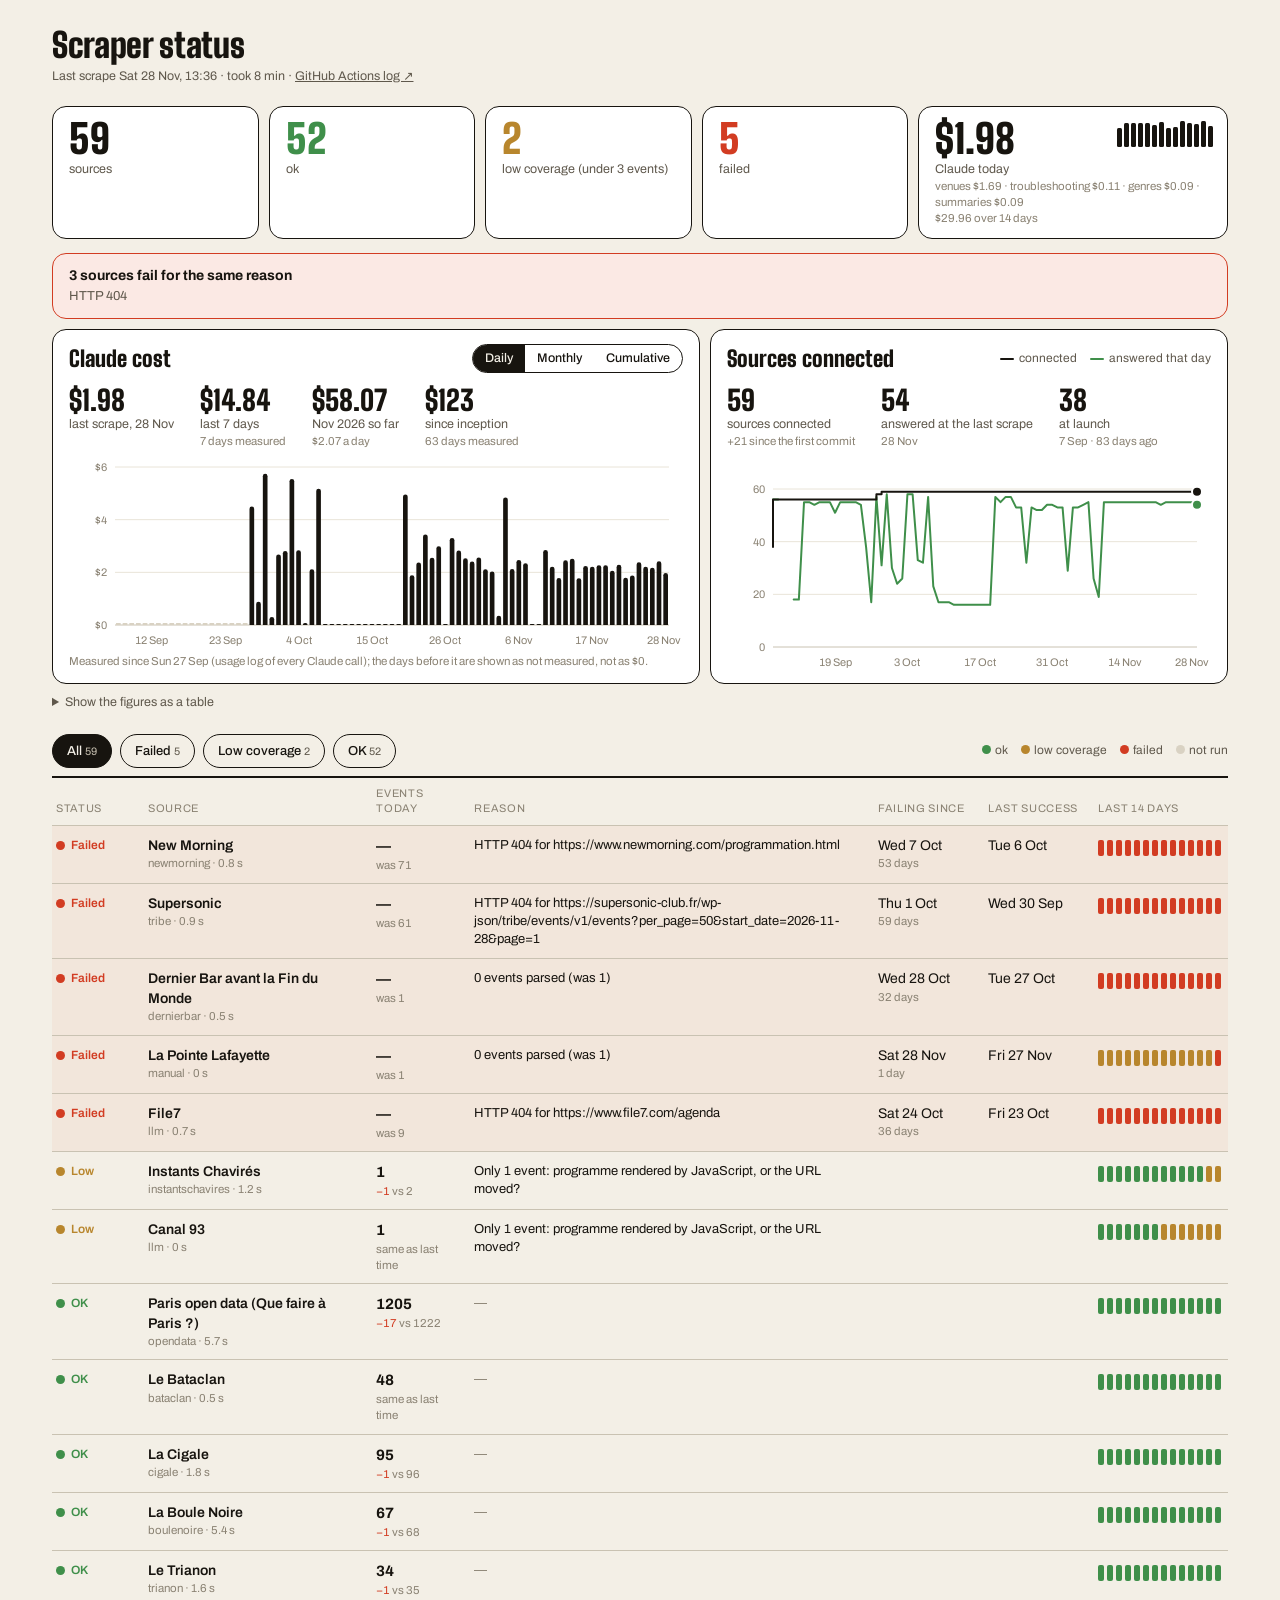
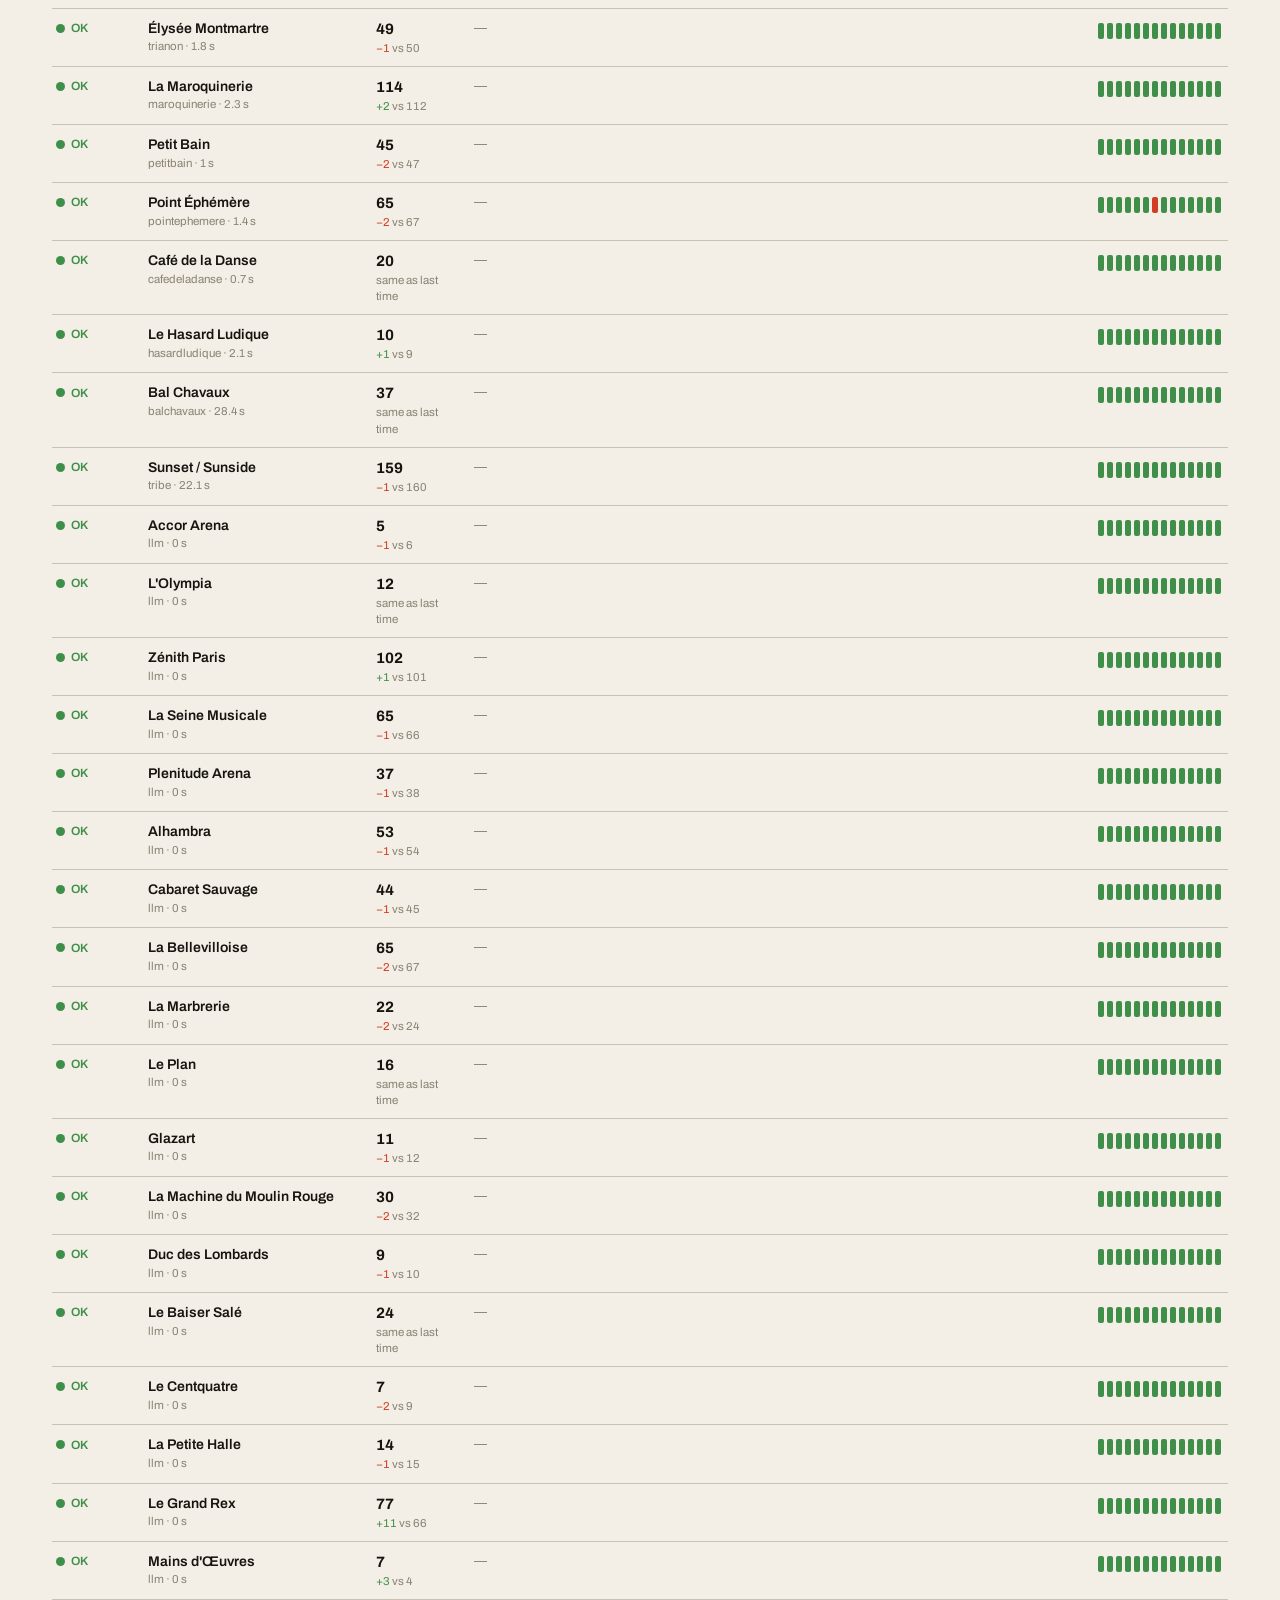
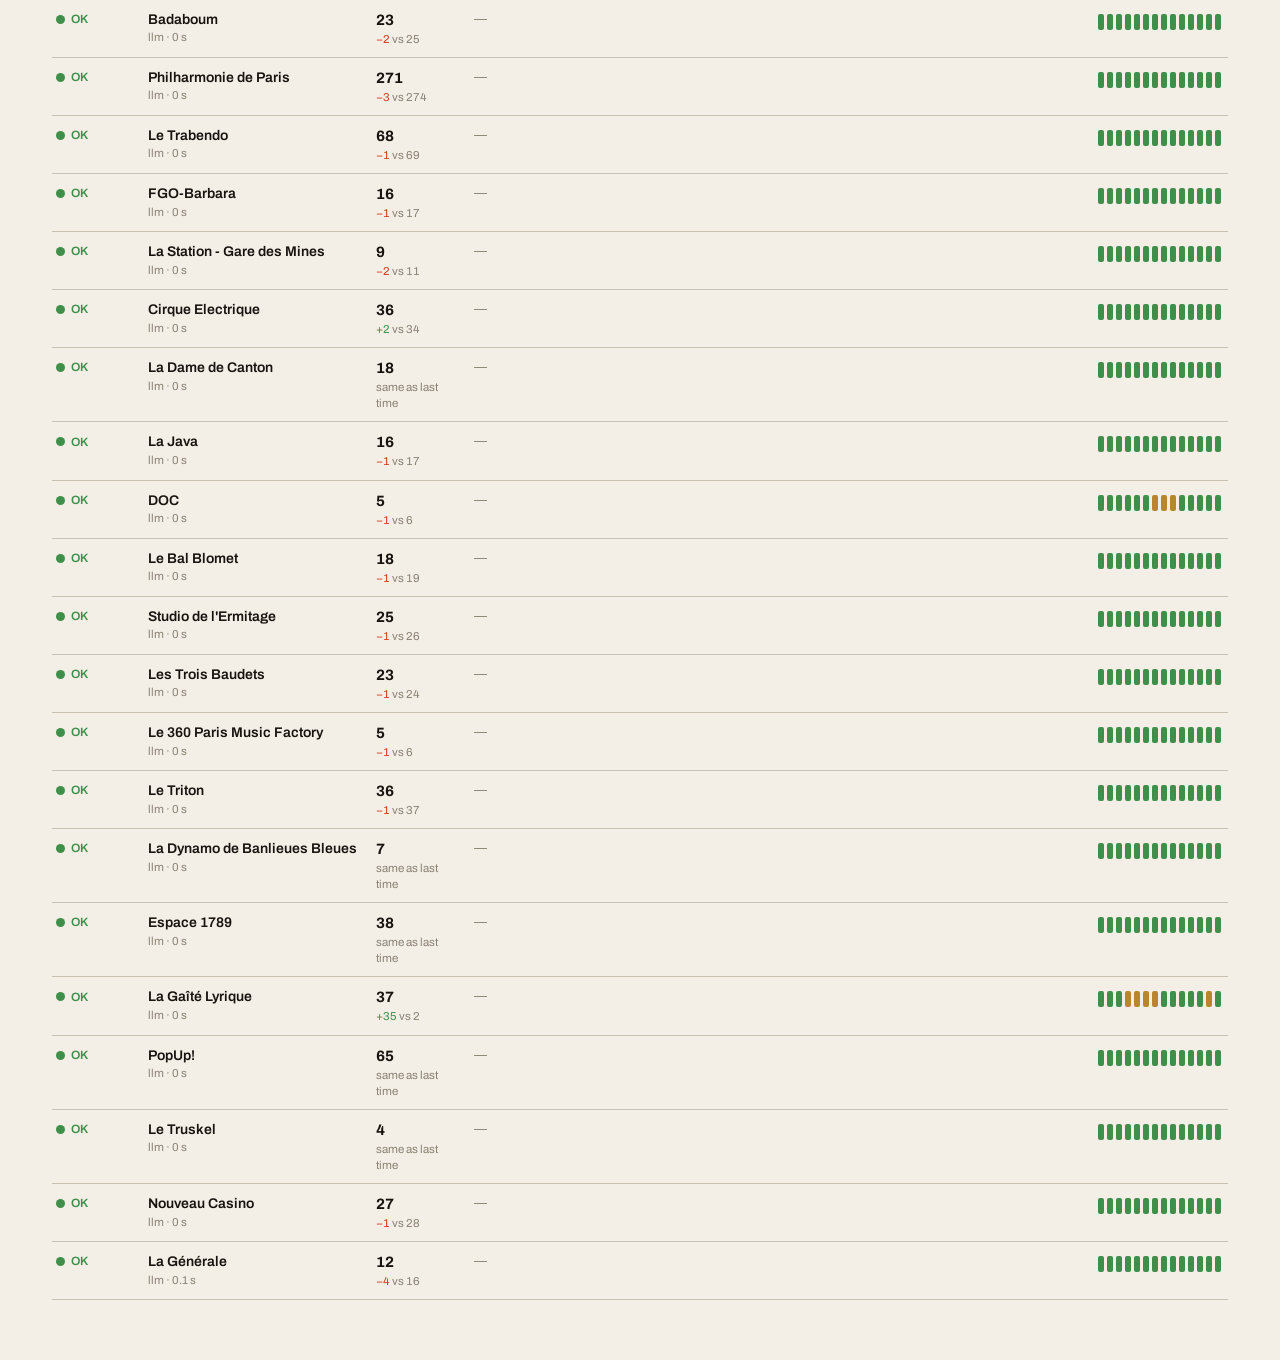
<file: web/status/index.html>
<!doctype html>
<html lang="en">
<head>
<meta charset="utf-8">
<meta name="viewport" content="width=device-width, initial-scale=1">
<meta name="robots" content="noindex">
<title>Scraper status</title>
<link rel="preconnect" href="https://fonts.googleapis.com">
<link rel="preconnect" href="https://fonts.gstatic.com" crossorigin>
<link href="https://fonts.googleapis.com/css2?family=Big+Shoulders+Display:wght@500;700;900&family=Archivo:wdth,wght@75..100,400;75..100,500;75..100,600;75..100,700&display=swap" rel="stylesheet">
<link rel="stylesheet" href="status.css?v=3">
</head>
<body>
<header class="top">
  <h1>Scraper status</h1>
  <p class="meta" id="meta">Loading…</p>
</header>
<main>
  <section class="tiles" id="tiles"></section>
  <div id="cause"></div>
  <section class="trends" id="trends" hidden>
    <article class="card" id="cost">
      <header><h2>Claude cost</h2><div class="seg" role="group" aria-label="Period of the cost chart"></div></header>
      <div class="stats"></div>
      <div class="plot"></div>
      <p class="note"></p>
    </article>
    <article class="card" id="sources">
      <header><h2>Sources connected</h2>
        <span class="keys"><i class="key"></i>connected <i class="key ok"></i>answered that day</span></header>
      <div class="stats"></div>
      <div class="plot"></div>
    </article>
    <details id="figures"></details>
  </section>
  <div class="bar">
    <div class="filters" id="filters" role="group" aria-label="Filter the sources"></div>
    <span class="legend"><i class="dot ok"></i>ok <i class="dot low"></i>low coverage <i class="dot failed"></i>failed <i class="dot none"></i>not run</span>
  </div>
  <div class="rows" id="rows"></div>
  <section id="fixes"></section>
</main>
<script src="status.js?v=2"></script>
<script src="charts.js?v=1"></script>
</body>
</html>
</file>
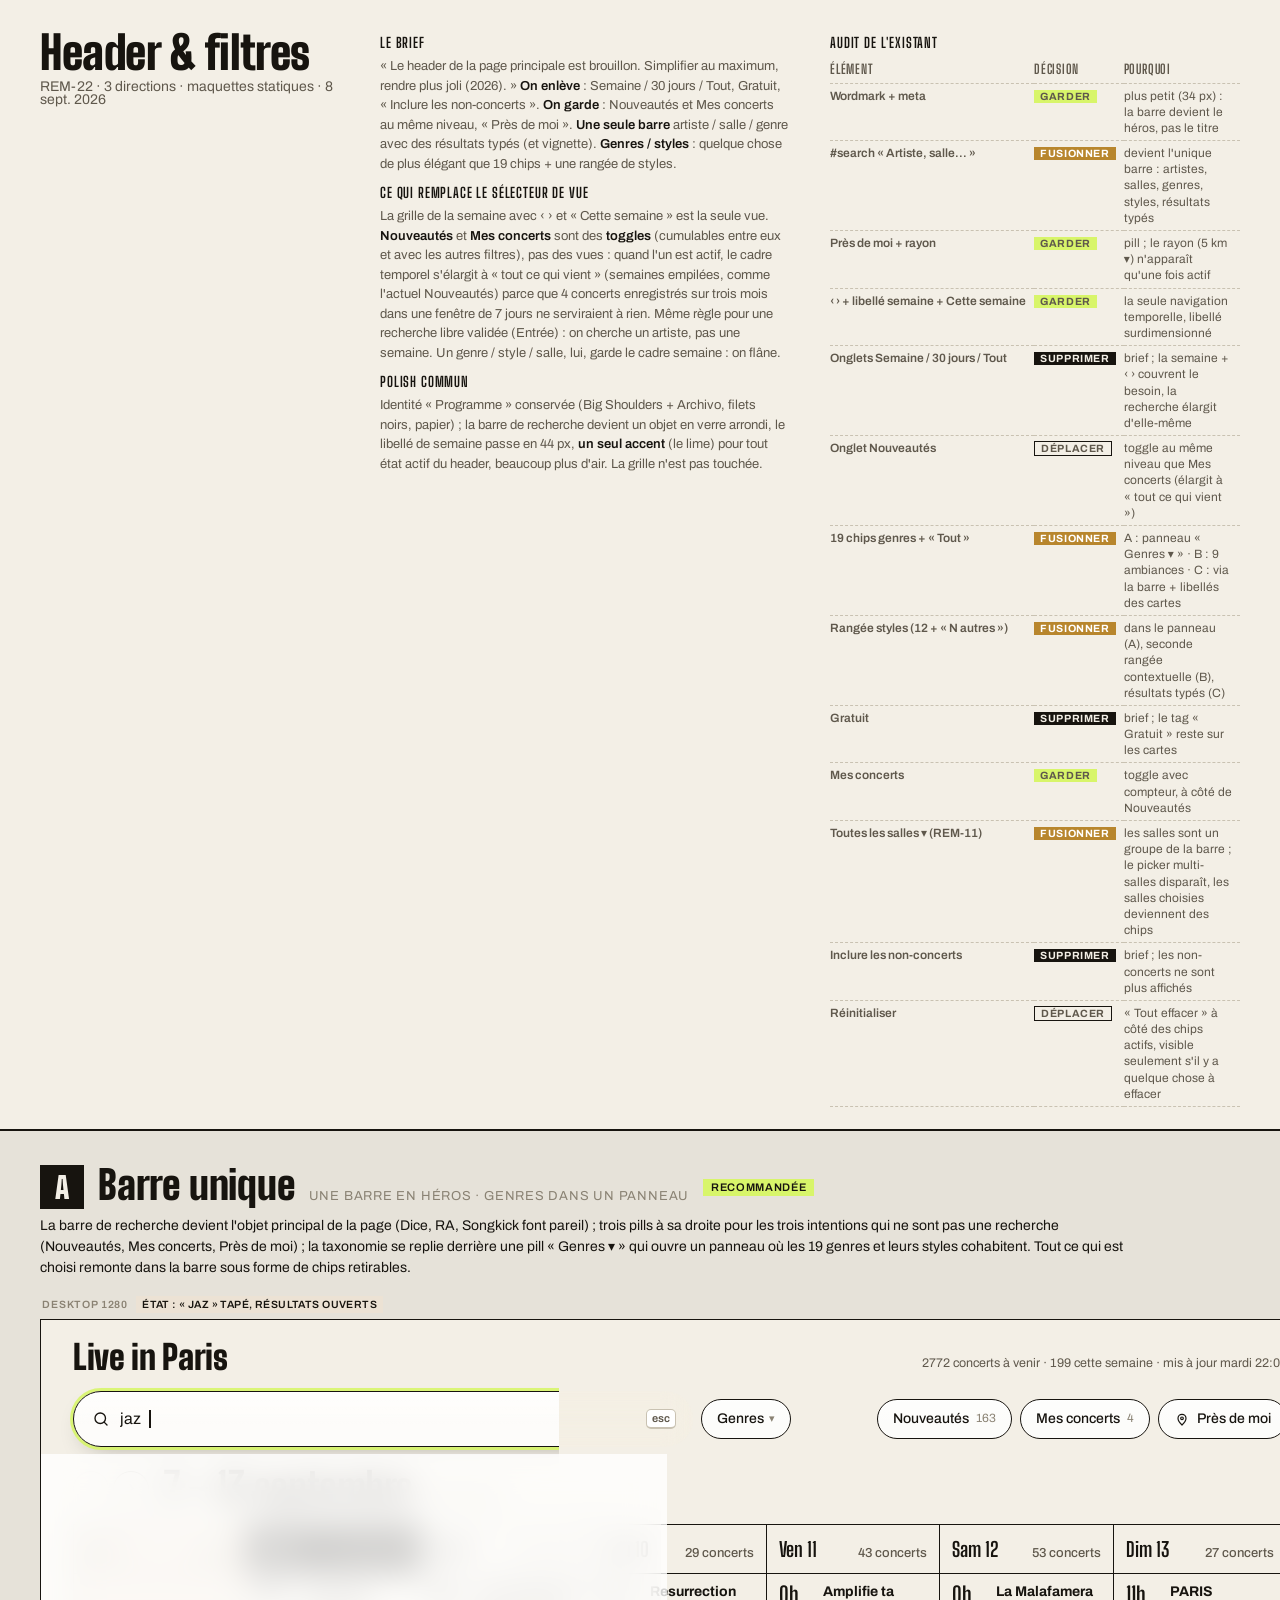
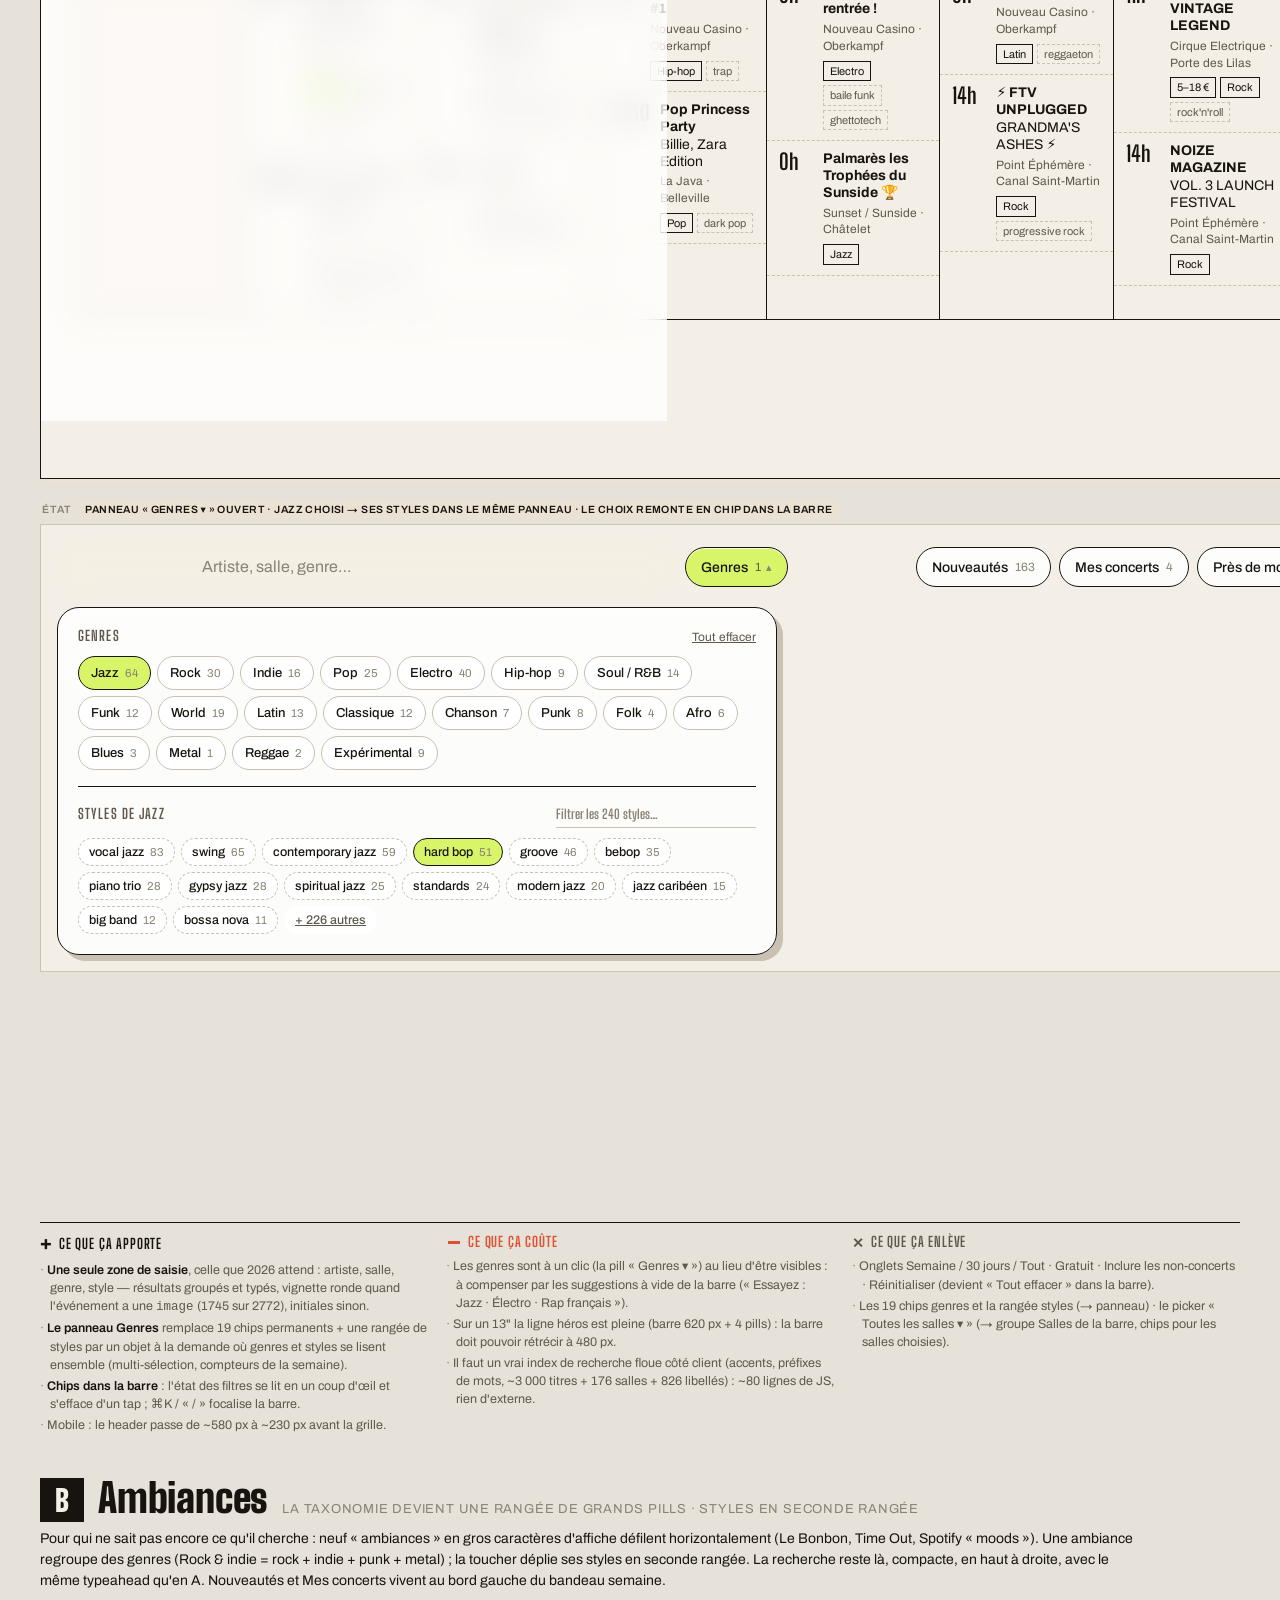
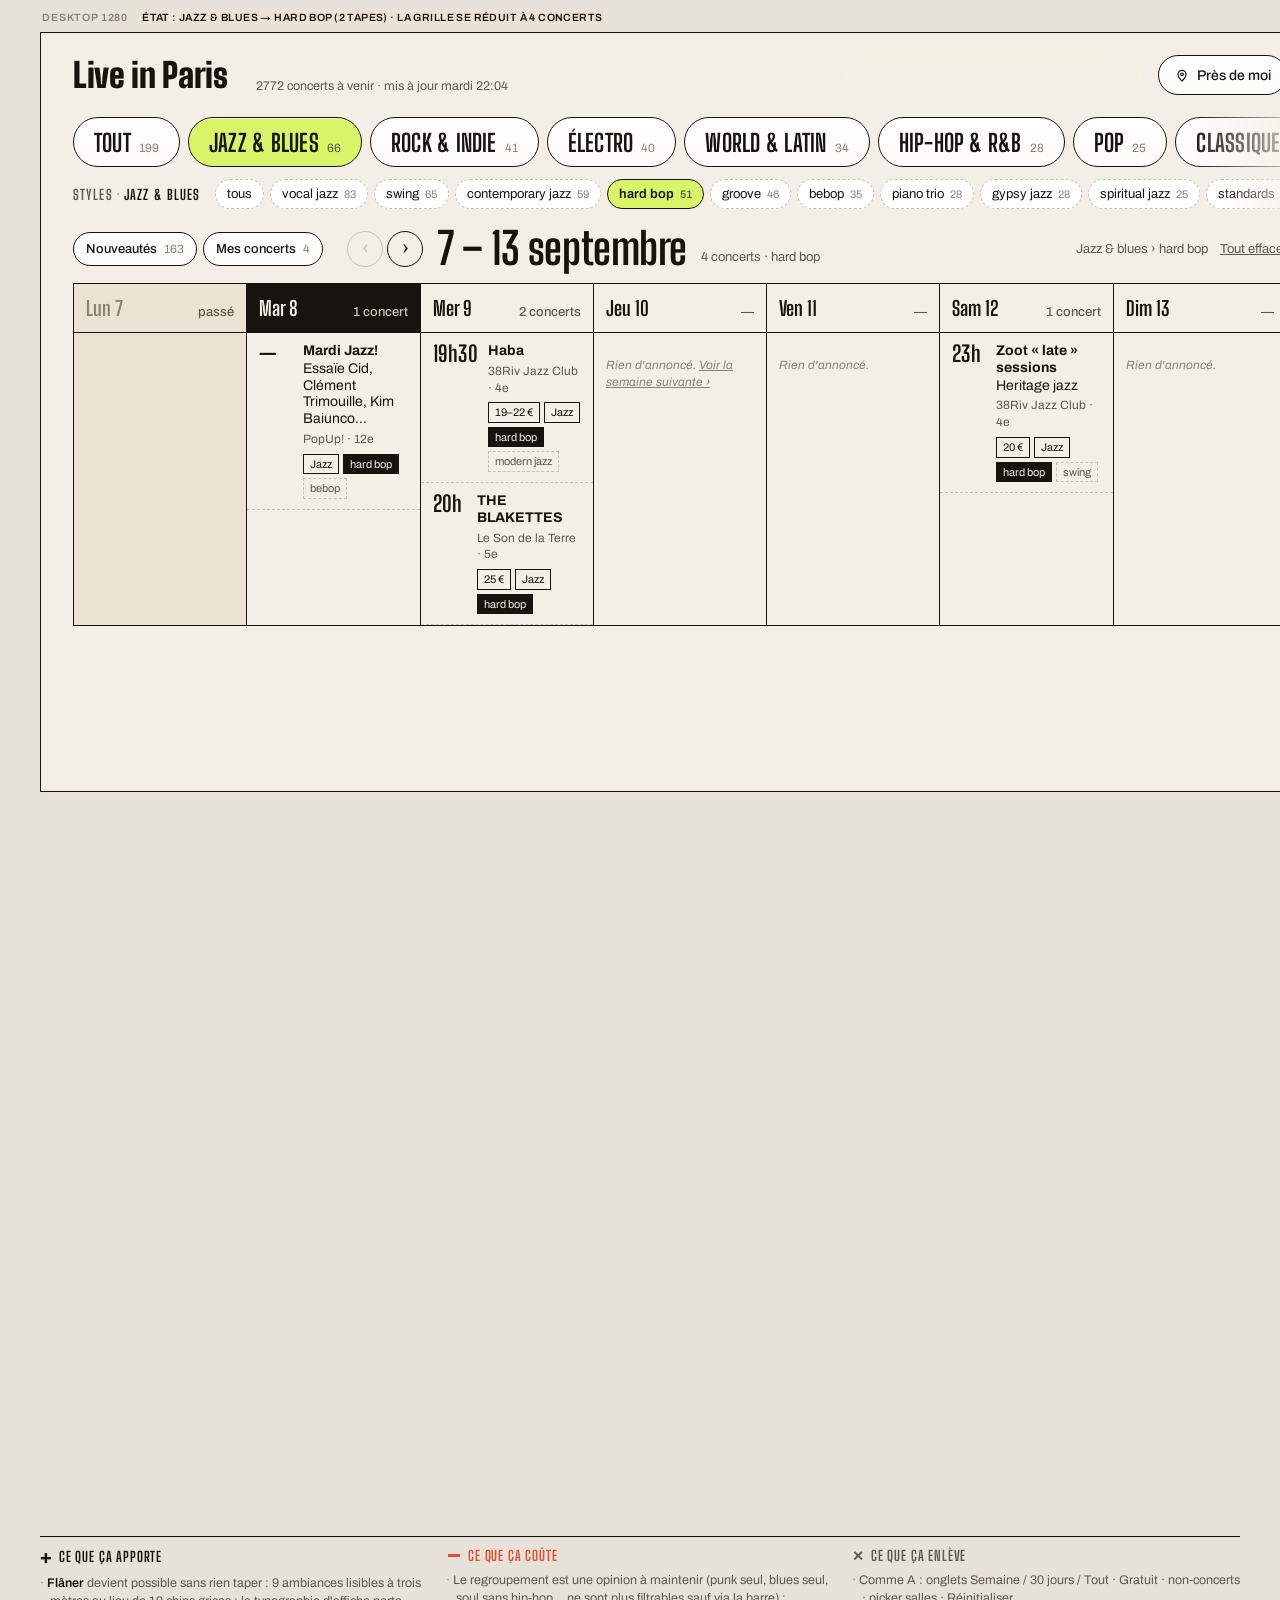
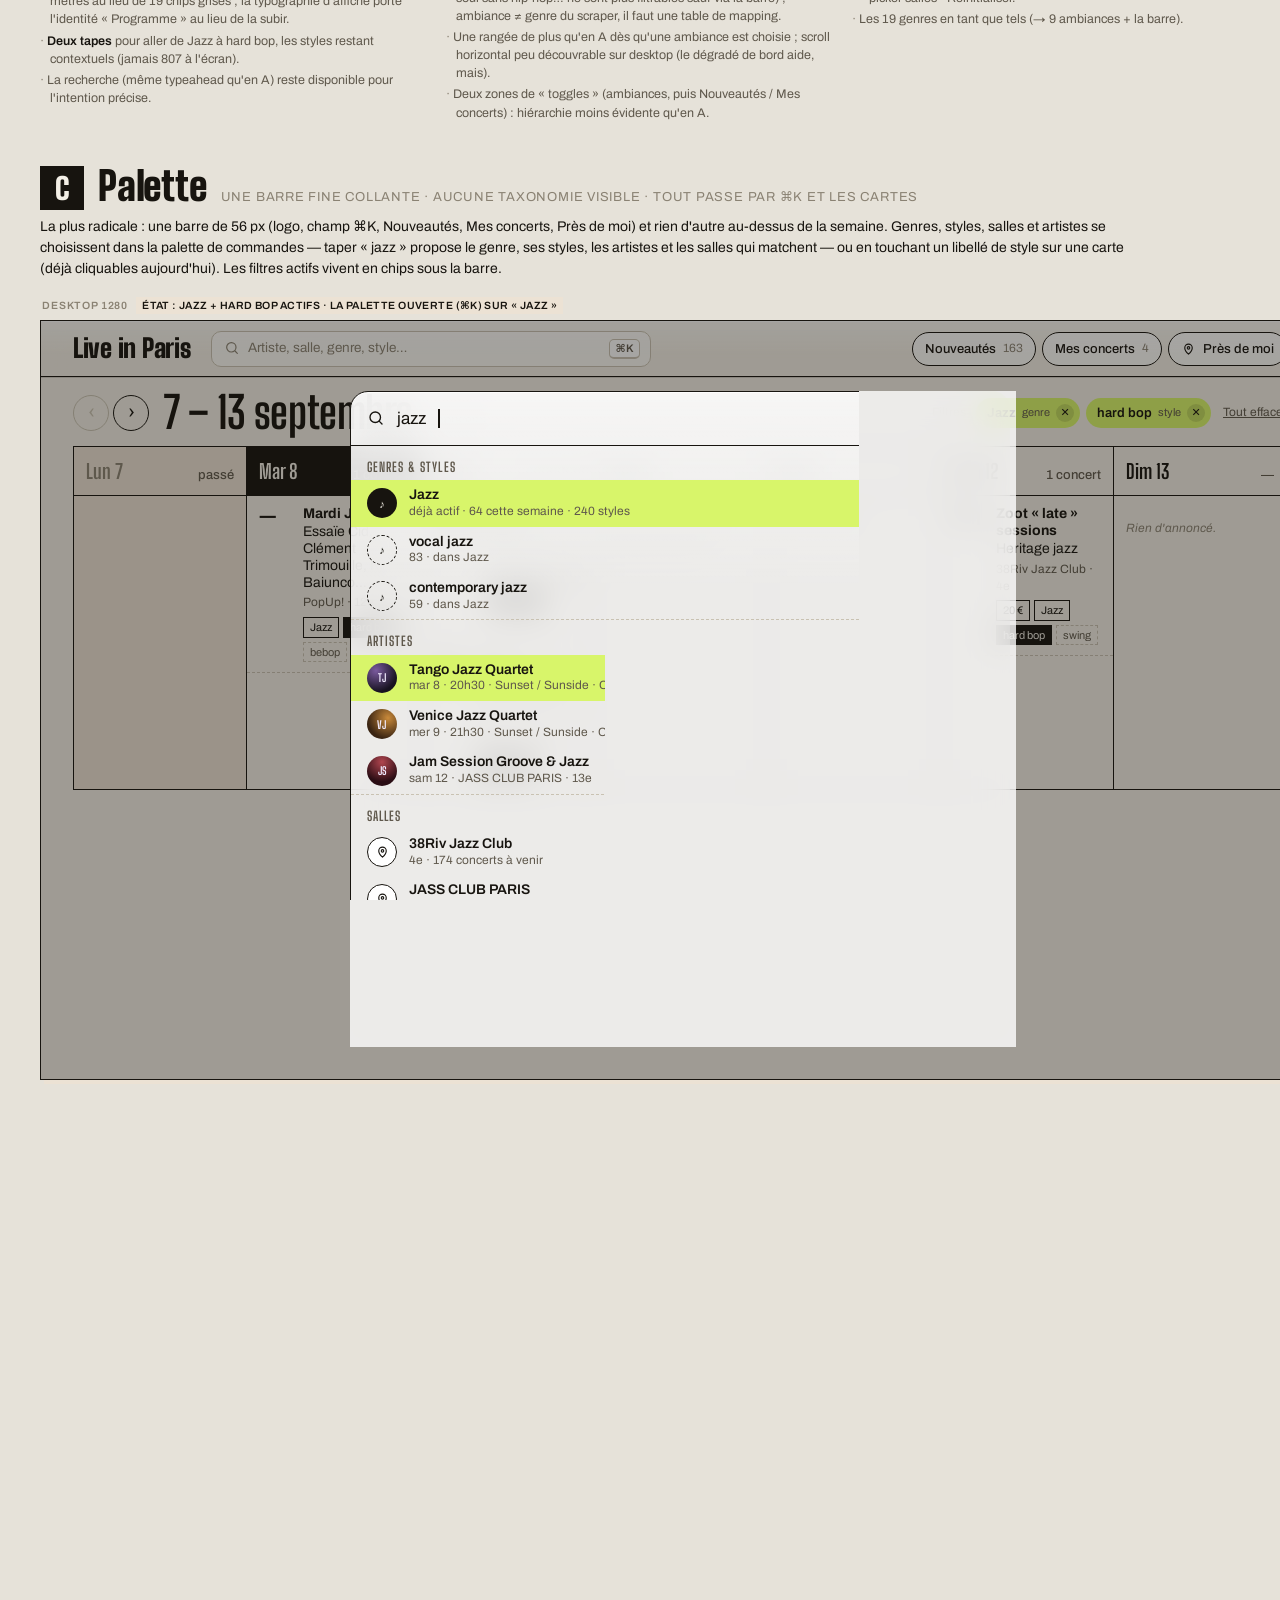
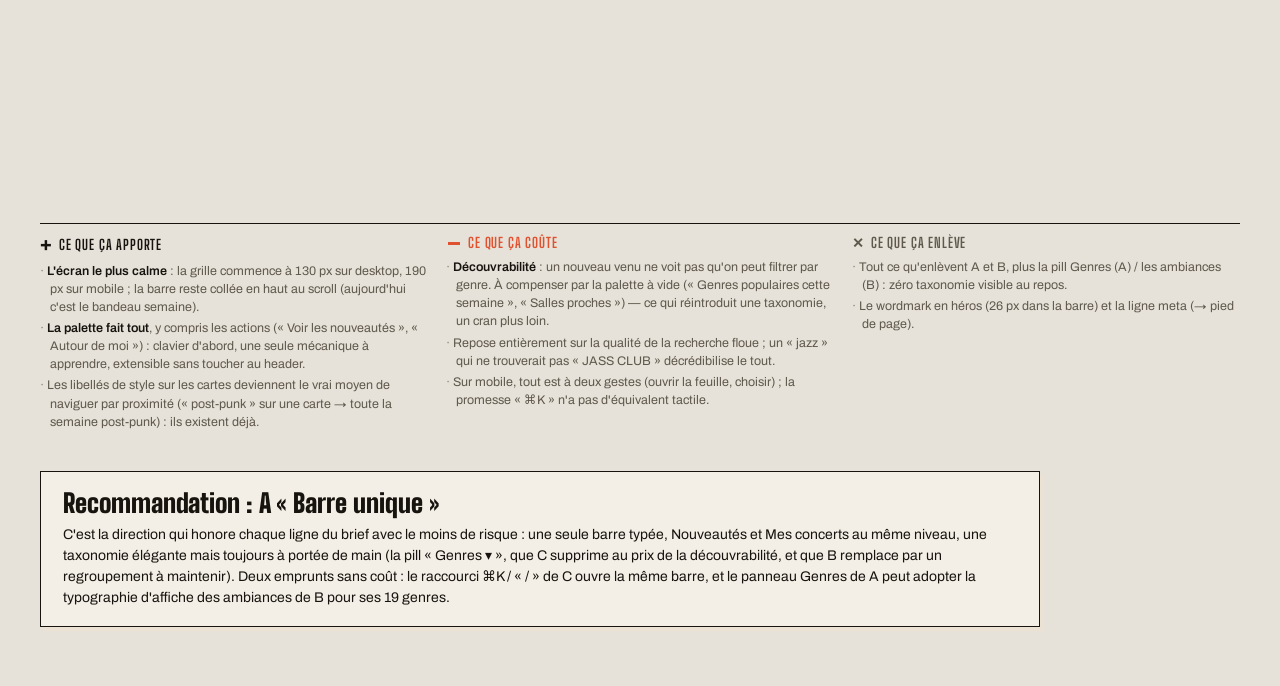
<file: design/header-directions.html>
<!doctype html>
<html lang="fr">
<head>
<meta charset="utf-8">
<meta name="viewport" content="width=device-width,initial-scale=1">
<title>Live in Paris — header & filtres : 3 directions (REM-22)</title>
<link rel="preconnect" href="https://fonts.googleapis.com">
<link rel="preconnect" href="https://fonts.gstatic.com" crossorigin>
<link href="https://fonts.googleapis.com/css2?family=Big+Shoulders+Display:wght@500;700;900&family=Archivo:wdth,wght@75..100,400;75..100,500;75..100,600;75..100,700&display=swap" rel="stylesheet">
<style>
/* Maquettes statiques pour REM-22 « Header & filtres : simplifier au maximum ». Trois directions, chacune en desktop
   (1280 px : header + première rangée de la grille) et mobile (390 px : au repos, puis l'état « recherche »).
   Même palette / mêmes fontes que web/style.css ; la grille n'est pas restylée (mêmes règles que .grid/.day/.gig).
   Données réelles de web/events.json au 8 septembre 2026 (2772 concerts à venir, 176 salles, 19 genres, 807 styles).
   Rien n'est branché : c'est du papier. */
:root {
  --paper: #f3efe6; --paper2: #ece2d4; --white: #fff;
  --ink: #17140f; --muted: #5f584c; --faint: #8a8273; --line: #c9c2b2; --rule: #17140f;
  --orange: #e0512f; --lime: #d8f56a; --gold: #b8862d; --blue: #2e6fd9;
  --plum: #171220; --plum2: #0d0a0f;
  --glass: rgba(243, 239, 230, .72); --glass2: rgba(255, 255, 255, .8);
  --gloss: rgba(255, 255, 255, .55); --gloss2: rgba(255, 255, 255, .8); --shade: rgba(23, 20, 15, .16);
  --display: "Big Shoulders Display", "Arial Narrow", Impact, sans-serif;
  --body: Archivo, system-ui, -apple-system, "Segoe UI", sans-serif;
}
* { box-sizing: border-box; margin: 0; padding: 0; }
html, body { background: #e6e2d9; color: var(--ink); font: 14px/1.45 var(--body); }
a { color: inherit; text-decoration: none; }
b, strong { font-weight: 700; }
svg.i { width: 18px; height: 18px; display: block; flex: none; fill: none; stroke: currentColor; stroke-width: 1.8; stroke-linecap: round; stroke-linejoin: round; }

/* ---------- chrome de la page (hors maquette) ---------- */
.intro { padding: 32px 40px 22px; border-bottom: 2px solid var(--ink); background: var(--paper); display: grid; grid-template-columns: 300px 1fr 1fr; gap: 40px; align-items: start; }
.intro h1 { font-family: var(--display); font-weight: 900; font-size: 46px; line-height: .9; letter-spacing: -.01em; }
.intro h1 small { display: block; font-family: var(--body); font-weight: 400; font-size: 14px; margin-top: 8px; color: var(--muted); letter-spacing: 0; }
.intro .ctx { color: var(--muted); font-size: 13px; line-height: 1.5; }
.intro .ctx b { color: var(--ink); font-weight: 600; }
.intro .ctx p + p { margin-top: 8px; }
.intro em.k { font-style: normal; font-family: var(--display); font-weight: 700; font-size: 14px; letter-spacing: .06em; text-transform: uppercase; color: var(--ink); display: block; margin-bottom: 4px; }
.audit { width: 100%; border-collapse: collapse; font-size: 12px; line-height: 1.35; }
.audit th, .audit td { text-align: left; padding: 4px 8px 4px 0; vertical-align: top; border-bottom: 1px dashed var(--line); }
.audit th { font-family: var(--display); font-weight: 700; font-size: 13px; letter-spacing: .06em; text-transform: uppercase; }
.audit td:first-child { font-weight: 600; white-space: nowrap; }
.audit .d { font-weight: 700; font-size: 10.5px; letter-spacing: .06em; text-transform: uppercase; padding: 1px 6px; white-space: nowrap; }
.audit .keep { background: var(--lime); } .audit .drop { background: var(--ink); color: var(--paper); } .audit .merge { background: var(--gold); color: #fff; } .audit .move { border: 1px solid var(--ink); }
.audit td:last-child { color: var(--muted); }

.dir { padding: 34px 40px 10px; }
.dir > h2 { font-family: var(--display); font-weight: 900; font-size: 40px; line-height: 1; letter-spacing: -.005em; display: flex; align-items: baseline; gap: 14px; margin-bottom: 6px; }
.dir > h2 .letter { display: inline-grid; place-items: center; width: 44px; height: 44px; background: var(--ink); color: var(--paper); font-size: 30px; align-self: center; }
.dir > h2 span.sub { font-family: var(--body); font-weight: 400; font-size: 13px; color: var(--faint); letter-spacing: .06em; text-transform: uppercase; }
.dir > h2 .reco { font-family: var(--body); font-weight: 600; font-size: 11px; color: var(--ink); background: var(--lime); padding: 3px 8px; letter-spacing: .06em; text-transform: uppercase; align-self: center; }
.dir .rat { max-width: 1100px; font-size: 14px; line-height: 1.5; margin-bottom: 18px; }
.pair { display: flex; gap: 28px; align-items: flex-start; }
.col { flex: none; }
.lbl { font-size: 10.5px; color: var(--faint); text-transform: uppercase; letter-spacing: .08em; font-weight: 600; margin: 0 0 6px 2px; display: flex; gap: 8px; align-items: center; }
.lbl i { font-style: normal; color: var(--ink); background: var(--paper2); padding: 1px 6px; letter-spacing: .04em; }
.desk { position: relative; width: 1280px; height: 760px; overflow: hidden; background: var(--paper); border: 1.5px solid var(--ink); box-shadow: 4px 4px 0 var(--paper2); }
.phone { position: relative; width: 390px; height: 760px; overflow: hidden; background: var(--paper); border: 1.5px solid var(--ink); box-shadow: 4px 4px 0 var(--paper2); }
.phone.short { height: 680px; }
.phone + .lbl, .desk + .lbl, .state + .lbl { margin-top: 22px; }
.state { position: relative; width: 1280px; background: var(--paper); border: 1px solid var(--line); padding: 14px 16px 16px; }
.leg { display: grid; grid-template-columns: 1fr 1fr 1fr; gap: 18px; margin-top: 18px; padding-top: 12px; border-top: 1.5px solid var(--ink); font-size: 12.5px; line-height: 1.45; max-width: 1698px; }
.leg dt { font-family: var(--display); font-weight: 700; font-size: 14px; letter-spacing: .06em; text-transform: uppercase; line-height: 1; margin-bottom: 8px; display: flex; align-items: center; gap: 6px; }
.leg dt::before { content: "+"; font-weight: 900; font-size: 22px; line-height: .8; }
.leg .minus dt::before { content: ""; width: 12px; height: 3px; background: var(--orange); margin: 0 2px; }
.leg .minus dt { color: var(--orange); }
.leg .rm dt::before { content: "✕"; font-size: 14px; }
.leg .rm dt { color: var(--muted); }
.leg dd { color: var(--muted); padding-left: 10px; text-indent: -10px; }
.leg dd::before { content: "· "; color: var(--faint); }
.leg dd + dd { margin-top: 3px; }
.leg b { color: var(--ink); font-weight: 600; }
.reco-box { margin: 30px 40px 60px; padding: 18px 22px; border: 1.5px solid var(--ink); background: var(--paper); max-width: 1000px; font-size: 14px; line-height: 1.5; box-shadow: 4px 4px 0 var(--paper2); }
.reco-box h3 { font-family: var(--display); font-weight: 900; font-size: 26px; line-height: 1; margin-bottom: 8px; }

/* ---------- vocabulaire commun aux maquettes ---------- */
.art { color: var(--ink); font: 14px/1.4 var(--body); }
.art .pad { padding-left: 32px; padding-right: 32px; }
.phone .pad { padding-left: 16px; padding-right: 16px; }
.wm { font-family: var(--display); font-weight: 900; line-height: .9; letter-spacing: -.01em; }
.meta { font-size: 12.5px; color: var(--muted); }
/* barre de recherche « verre » */
.sbar { position: relative; display: flex; align-items: center; gap: 10px; height: 56px; padding: 0 16px 0 18px; border-radius: 999px; border: 1.5px solid var(--ink);
  background: linear-gradient(180deg, var(--gloss), transparent 60%), var(--glass2); -webkit-backdrop-filter: blur(14px) saturate(1.3); backdrop-filter: blur(14px) saturate(1.3);
  box-shadow: inset 0 1px 0 var(--gloss2), 0 10px 26px -14px rgba(23, 20, 15, .45); }
.sbar.focus { box-shadow: inset 0 1px 0 var(--gloss2), 0 0 0 3px rgba(216, 245, 106, .9), 0 10px 26px -14px rgba(23, 20, 15, .45); }
.sbar .q { flex: 1; font-size: 16px; color: var(--ink); display: flex; align-items: center; gap: 8px; min-width: 0; white-space: nowrap; overflow: hidden; }
.sbar .q.ph { color: var(--faint); }
.caret { display: inline-block; width: 1.5px; height: 1.1em; background: var(--ink); vertical-align: -3px; animation: blink 1s steps(1) infinite; }
@keyframes blink { 50% { opacity: 0; } }
.kbd { font: 600 11px/1 var(--body); color: var(--muted); border: 1px solid var(--line); border-bottom-width: 2px; border-radius: 5px; padding: 3px 5px; background: var(--white); white-space: nowrap; }
.chipin { display: inline-flex; align-items: center; gap: 6px; height: 30px; padding: 0 6px 0 11px; border-radius: 999px; background: var(--lime); color: var(--ink); font-size: 13px; font-weight: 600; white-space: nowrap; }
.chipin small { font-weight: 400; color: var(--muted); font-size: 11px; }
.chipin .x { width: 18px; height: 18px; border-radius: 50%; display: grid; place-items: center; font-size: 11px; background: rgba(23, 20, 15, .12); }
/* pills (état actif = lime, le seul accent du header) */
.pill { display: inline-flex; align-items: center; gap: 7px; height: 40px; padding: 0 15px; border-radius: 999px; border: 1.5px solid var(--ink); font-weight: 500; font-size: 14px; white-space: nowrap;
  background: linear-gradient(180deg, var(--gloss), transparent 70%), var(--glass2); box-shadow: inset 0 1px 0 var(--gloss2); }
.pill small { font-weight: 400; color: var(--faint); font-size: 12px; }
.pill.on { background: var(--lime); }
.pill.on small { color: var(--muted); }
.pill.quiet { border-color: var(--line); }
.pill.sm { height: 34px; padding: 0 12px; font-size: 13px; }
.pill .car { font-size: 11px; color: var(--faint); margin-left: -2px; }
/* bandeau semaine : libellé surdimensionné, flèches rondes */
.wk { display: flex; align-items: center; gap: 14px; }
.wk .arr { display: flex; gap: 4px; }
.wk .arr span { width: 36px; height: 36px; border-radius: 50%; border: 1.5px solid var(--ink); display: grid; place-items: center; font-size: 20px; line-height: 1; padding-bottom: 2px; }
.wk .arr span.off { border-color: var(--line); color: var(--line); }
.wk .big { font-family: var(--display); font-weight: 700; font-size: 44px; line-height: .9; letter-spacing: -.01em; }
.wk em { font-style: normal; font-size: 13px; color: var(--muted); align-self: flex-end; padding-bottom: 3px; }
.wk .link { font-size: 13px; color: var(--muted); text-decoration: underline; }
/* résultats groupés (typeahead / palette) */
.ta { color: var(--ink); background: linear-gradient(180deg, var(--gloss), transparent 30%), var(--glass2); border: 1.5px solid var(--ink); -webkit-backdrop-filter: blur(16px) saturate(1.3); backdrop-filter: blur(16px) saturate(1.3);
  box-shadow: inset 0 1px 0 var(--gloss2), 6px 6px 0 var(--line); overflow: hidden; }
.ta .grp h4 { font-family: var(--display); font-weight: 700; font-size: 13px; letter-spacing: .08em; text-transform: uppercase; color: var(--muted); padding: 12px 16px 4px; display: flex; justify-content: space-between; }
.ta .grp h4 small { font-family: var(--body); font-weight: 400; letter-spacing: 0; text-transform: none; font-size: 11.5px; color: var(--faint); }
.ta .grp + .grp { border-top: 1px dashed var(--line); }
.ta .row { display: grid; grid-template-columns: 30px 1fr auto; gap: 12px; align-items: center; padding: 7px 16px; font-size: 14px; }
.ta .row.hi { background: var(--lime); }
.ta .row b { font-weight: 600; display: block; line-height: 1.2; }
.ta .row small { display: block; color: var(--muted); font-size: 12px; line-height: 1.3; }
.ta .row .type { font-size: 10.5px; letter-spacing: .08em; text-transform: uppercase; color: var(--faint); font-weight: 600; }
.ta .row.hi .type { color: var(--muted); }
.th { width: 30px; height: 30px; border-radius: 50%; display: grid; place-items: center; font: 700 11px/1 var(--display); letter-spacing: .02em; color: #f2ecff; }
.th.av1 { background: radial-gradient(circle at 30% 25%, #7a5a9e, #171220 70%); }
.th.av2 { background: radial-gradient(circle at 70% 30%, #c98a3a, #3a2412 70%); }
.th.av3 { background: radial-gradient(circle at 30% 70%, #3f7a8a, #0d1a20 70%); }
.th.av4 { background: radial-gradient(circle at 50% 20%, #b0454f, #2a0d14 70%); }
.th.gl { background: var(--white); border: 1.5px solid var(--ink); color: var(--ink); }
.th.gen { background: var(--ink); color: var(--paper); }
.th.sty { background: none; border: 1.5px dashed var(--ink); color: var(--ink); }
.ta .foot { display: flex; gap: 14px; align-items: center; padding: 9px 16px; border-top: 1.5px solid var(--ink); font-size: 12px; color: var(--muted); background: rgba(243, 239, 230, .6); }
.ta .foot .kbd { margin-right: 2px; }
.ta .foot .free { margin-left: auto; }
/* panneau genres (A) */
.gpanel { width: 720px; background: linear-gradient(180deg, var(--gloss), transparent 30%), var(--glass2); border: 1.5px solid var(--ink); border-radius: 22px; padding: 18px 20px 20px; box-shadow: inset 0 1px 0 var(--gloss2), 6px 6px 0 var(--line); }
.gpanel h4 { font-family: var(--display); font-weight: 700; font-size: 14px; letter-spacing: .08em; text-transform: uppercase; color: var(--muted); display: flex; justify-content: space-between; align-items: baseline; margin-bottom: 10px; }
.gpanel h4 .link { font-family: var(--body); font-weight: 400; font-size: 12px; text-transform: none; letter-spacing: 0; text-decoration: underline; }
.gpanel .gs { display: flex; flex-wrap: wrap; gap: 6px; }
.gpanel .g { height: 34px; padding: 0 12px; border-radius: 999px; border: 1.5px solid var(--line); display: inline-flex; align-items: center; gap: 6px; font-size: 13px; font-weight: 500; background: var(--white); }
.gpanel .g small { color: var(--faint); font-size: 11.5px; font-weight: 400; }
.gpanel .g.on { background: var(--lime); border-color: var(--ink); }
.gpanel .sty { margin-top: 16px; padding-top: 14px; border-top: 1.5px solid var(--ink); }
.gpanel .sty .gs .g { height: 28px; font-size: 12.5px; padding: 0 10px; border-style: dashed; }
.gpanel .sty .gs .g.on { border-style: solid; }
.gpanel .sty input { border: 0; border-bottom: 1.5px solid var(--line); background: none; font: inherit; font-size: 13px; padding: 4px 0; width: 200px; color: var(--faint); }
/* ambiances (B) */
.moods { display: flex; gap: 8px; overflow: hidden; -webkit-mask-image: linear-gradient(90deg, #000 90%, transparent); mask-image: linear-gradient(90deg, #000 90%, transparent); }
.mood { flex: none; display: inline-flex; align-items: baseline; gap: 8px; height: 50px; padding: 0 20px; border-radius: 999px; border: 1.5px solid var(--ink); font-family: var(--display); font-weight: 700; font-size: 24px; letter-spacing: .01em; text-transform: uppercase; line-height: 50px;
  background: linear-gradient(180deg, var(--gloss), transparent 70%), var(--glass2); box-shadow: inset 0 1px 0 var(--gloss2); }
.mood small { font-family: var(--body); font-weight: 400; font-size: 12px; color: var(--faint); letter-spacing: 0; text-transform: none; }
.mood.on { background: var(--lime); }
.mood.on small { color: var(--muted); }
.phone .mood { height: 40px; line-height: 40px; font-size: 19px; padding: 0 14px; }
.srow { display: flex; align-items: center; gap: 6px; overflow: hidden; -webkit-mask-image: linear-gradient(90deg, #000 92%, transparent); mask-image: linear-gradient(90deg, #000 92%, transparent); }
.srow .cap { font-family: var(--display); font-weight: 700; font-size: 14px; letter-spacing: .08em; text-transform: uppercase; color: var(--muted); margin-right: 8px; white-space: nowrap; }
.srow .cap b { color: var(--ink); }
.srow .s { flex: none; height: 30px; padding: 0 11px; border-radius: 999px; border: 1.5px dashed var(--line); display: inline-flex; align-items: center; gap: 6px; font-size: 13px; background: var(--white); white-space: nowrap; }
.srow .s small { color: var(--faint); font-size: 11px; }
.srow .s.on { background: var(--lime); border: 1.5px solid var(--ink); font-weight: 600; }
.srow .s.on small { color: var(--muted); }
/* barre fine + chips (C) */
.bar { display: flex; align-items: center; gap: 12px; height: 56px; border-bottom: 1.5px solid var(--ink);
  background: linear-gradient(180deg, var(--gloss) 0, transparent 60%), var(--glass); -webkit-backdrop-filter: blur(14px) saturate(1.3); backdrop-filter: blur(14px) saturate(1.3); box-shadow: inset 0 1px 0 var(--gloss2), 0 1px 0 var(--shade); }
.kfield { display: flex; align-items: center; gap: 8px; height: 36px; padding: 0 10px 0 12px; border-radius: 10px; border: 1.5px solid var(--line); background: rgba(255, 255, 255, .6); color: var(--faint); font-size: 13.5px; }
.kfield .kbd { margin-left: auto; }
.chips { display: flex; align-items: center; gap: 6px; flex-wrap: wrap; }
.chips .cap { font-size: 12px; color: var(--faint); margin-right: 4px; }
.chips .link { font-size: 12px; color: var(--muted); text-decoration: underline; margin-left: 6px; }
.veil { position: absolute; inset: 0; background: rgba(23, 20, 15, .38); }
.pal { position: absolute; left: 50%; transform: translateX(-50%); width: 660px; border-radius: 18px; }
.pal .in { display: flex; align-items: center; gap: 12px; height: 54px; padding: 0 16px; border-bottom: 1.5px solid var(--ink); font-size: 17px; }
.pal .in .kbd { margin-left: auto; }

/* ---------- la grille (copie des règles de web/style.css, non restylée) ---------- */
.grid { display: grid; grid-template-columns: repeat(7, minmax(0, 1fr)); border-top: 1.5px solid var(--rule); border-left: 1.5px solid var(--rule); background: var(--paper); }
.phone .grid { grid-template-columns: 1fr; border-right: 1.5px solid var(--rule); }
.day { border-right: 1.5px solid var(--rule); border-bottom: 1.5px solid var(--rule); min-height: 300px; display: flex; flex-direction: column; min-width: 0; }
.phone .day { min-height: 0; border-right: 0; }
.day h2 { font-family: var(--display); font-weight: 700; font-size: 20px; margin: 0; padding: 10px 12px; border-bottom: 1.5px solid var(--rule); display: flex; justify-content: space-between; align-items: baseline; gap: 6px; }
.day h2 em { font-style: normal; font-weight: 500; font-size: 13px; font-family: var(--body); color: var(--muted); white-space: nowrap; }
.day.today h2 { background: var(--ink); color: var(--paper); }
.day.today h2 em { color: var(--line); }
.day.past { background: var(--paper2); min-height: 0; }
.day.past h2 { color: var(--faint); }
.day .empty { padding: 24px 12px; font-size: 12px; color: var(--faint); font-style: italic; }
.day .empty u { color: var(--faint); }
.gig { padding: 10px 12px; border-bottom: 1px dashed var(--line); display: grid; grid-template-columns: auto minmax(0, 1fr); gap: 3px 10px; align-items: start; }
.gig time { font-family: var(--display); font-weight: 700; font-size: 22px; line-height: 1; grid-row: span 3; min-width: 34px; }
.gig .who { font-weight: 700; font-size: 14px; line-height: 1.2; overflow-wrap: anywhere; }
.gig .who span { display: block; font-weight: 400; margin-top: 1px; }
.gig .where { font-size: 12px; color: var(--muted); overflow-wrap: anywhere; }
.gig .tags { display: flex; flex-wrap: wrap; gap: 4px; margin-top: 3px; }
.tag { font-size: 11px; display: inline-block; padding: 1px 6px; border: 1px solid var(--ink); white-space: nowrap; line-height: 1.5; }
.tag.free { background: var(--lime); border-color: var(--lime); color: #17140f; }
.tag.sub { border: 1px dashed var(--line); color: var(--muted); }
.tag.sub.on { background: var(--ink); border: 1px solid var(--ink); color: var(--paper); }
.tag.new { background: var(--orange); border-color: var(--orange); color: #fff; }

/* ---------- A « Barre unique » ---------- */
.a .mast { display: flex; align-items: flex-end; justify-content: space-between; padding-top: 22px; }
.a .mast .wm { font-size: 34px; }
.a .hero { display: flex; align-items: center; gap: 8px; margin-top: 18px; position: relative; }
.a .hero .sbar { width: 620px; }
.a .hero .right { margin-left: auto; display: flex; gap: 8px; }
.a .wk { margin-top: 22px; padding-bottom: 16px; }
.a .hero .ta { position: absolute; top: 64px; left: 0; width: 620px; border-radius: 22px; z-index: 5; }
.a .grid { margin-top: 0; }
/* A mobile */
.a.m .mast { padding-top: 14px; align-items: baseline; }
.a.m .mast .wm { font-size: 30px; }
.a.m .sbar { height: 48px; margin-top: 12px; padding: 0 12px 0 14px; }
.a.m .sbar .q { font-size: 15px; }
.a.m .pills { display: flex; gap: 6px; margin-top: 10px; overflow: hidden; -webkit-mask-image: linear-gradient(90deg, #000 92%, transparent); mask-image: linear-gradient(90deg, #000 92%, transparent); }
.a.m .pills .pill { height: 34px; padding: 0 12px; font-size: 13px; flex: none; }
.a.m .wk { margin-top: 16px; padding-bottom: 12px; gap: 10px; }
.a.m .wk .big { font-size: 34px; }
.a.m .wk .arr span { width: 32px; height: 32px; font-size: 18px; }
.sheet { position: absolute; inset: 0; background: var(--paper); display: flex; flex-direction: column; }
.sheet .top { display: flex; align-items: center; gap: 10px; padding: 12px 12px 10px 8px; border-bottom: 1.5px solid var(--ink); }
.sheet .top .back { width: 36px; height: 36px; display: grid; place-items: center; font-size: 22px; }
.sheet .top .sbar { flex: 1; height: 44px; padding: 0 12px; }
.sheet .ta { border: 0; box-shadow: none; background: none; -webkit-backdrop-filter: none; backdrop-filter: none; flex: 1; min-height: 0; overflow: hidden; }
.sheet .foot, .sheet .kb { flex: none; }
.sheet .ta .row { padding: 9px 16px; }
.sheet .foot { padding: 10px 16px; border-top: 1.5px solid var(--ink); font-size: 12px; color: var(--muted); }
.sheet .kb { height: 170px; background: #d9d5cc; border-top: 1px solid #c4bfb4; display: grid; place-items: center; color: #8a8273; font-size: 11px; letter-spacing: .1em; text-transform: uppercase; }

/* ---------- B « Ambiances » ---------- */
.b .mast { display: flex; align-items: center; justify-content: space-between; padding-top: 20px; gap: 12px; }
.b .mast .wm { font-size: 34px; }
.b .mast .meta { margin-left: 16px; margin-right: auto; align-self: flex-end; padding-bottom: 2px; }
.b .mast .sbar { width: 320px; height: 44px; padding: 0 12px 0 14px; }
.b .mast .sbar .q { font-size: 14px; }
.b .moods { margin-top: 20px; }
.b .srow { margin-top: 12px; }
.b .wk { margin-top: 20px; padding-bottom: 14px; }
.b .wk .tog { display: flex; gap: 6px; margin-right: 10px; }
.b .wk .sum { margin-left: auto; font-size: 13px; color: var(--muted); display: flex; gap: 12px; align-items: center; }
.b .wk .sum .link { color: var(--muted); }
.b.m .mast { padding-top: 14px; }
.b.m .mast .wm { font-size: 30px; }
.b.m .ico { width: 40px; height: 40px; border-radius: 50%; border: 1.5px solid var(--ink); display: grid; place-items: center; background: var(--glass2); }
.b.m .moods { margin-top: 14px; }
.b.m .srow { margin-top: 10px; }
.b.m .tog { display: flex; gap: 6px; margin-top: 14px; }
.b.m .wk { margin-top: 10px; padding-bottom: 12px; gap: 10px; }
.b.m .wk .big { font-size: 34px; }
.b.m .wk .arr span { width: 32px; height: 32px; font-size: 18px; }

/* ---------- C « Palette » ---------- */
.c .bar .wm { font-size: 26px; margin-right: 8px; }
.c .bar .kfield { width: 440px; }
.c .bar .right { margin-left: auto; display: flex; gap: 6px; }
.c .under { display: flex; align-items: center; gap: 14px; padding-top: 16px; padding-bottom: 14px; }
.c .under .chips { margin-left: auto; }
.c .pal { top: 70px; }
.c.m .bar { height: 52px; gap: 8px; }
.c.m .bar .wm { font-size: 22px; margin-right: 0; }
.c.m .bar .kfield { flex: 1; height: 34px; }
.c.m .bar .ico { width: 34px; height: 34px; border-radius: 50%; border: 1.5px solid var(--ink); display: grid; place-items: center; }
.c.m .row2 { display: flex; gap: 6px; margin-top: 12px; overflow: hidden; -webkit-mask-image: linear-gradient(90deg, #000 92%, transparent); mask-image: linear-gradient(90deg, #000 92%, transparent); }
.c.m .row2 .pill { flex: none; }
.c.m .chips { margin-top: 10px; }
.c.m .wk { margin-top: 14px; padding-bottom: 12px; gap: 10px; }
.c.m .wk .big { font-size: 34px; }
.c.m .wk .arr span { width: 32px; height: 32px; font-size: 18px; }
</style>
</head>
<body>

<header class="intro">
  <h1>Header &amp; filtres<small>REM-22 · 3 directions · maquettes statiques · 8 sept. 2026</small></h1>
  <div class="ctx">
    <em class="k">Le brief</em>
    <p>« Le header de la page principale est brouillon. Simplifier au maximum, rendre plus joli (2026). » <b>On enlève</b>&nbsp;: Semaine / 30 jours / Tout, Gratuit, « Inclure les non-concerts ». <b>On garde</b>&nbsp;: Nouveautés et Mes concerts au même niveau, « Près de moi ». <b>Une seule barre</b> artiste / salle / genre avec des résultats typés (et vignette). <b>Genres / styles</b>&nbsp;: quelque chose de plus élégant que 19 chips + une rangée de styles.</p>
    <p><em class="k">Ce qui remplace le sélecteur de vue</em>La grille de la semaine avec ‹ › et « Cette semaine » est la seule vue. <b>Nouveautés</b> et <b>Mes concerts</b> sont des <b>toggles</b> (cumulables entre eux et avec les autres filtres), pas des vues&nbsp;: quand l'un est actif, le cadre temporel s'élargit à « tout ce qui vient » (semaines empilées, comme l'actuel Nouveautés) parce que 4 concerts enregistrés sur trois mois dans une fenêtre de 7 jours ne serviraient à rien. Même règle pour une recherche libre validée (Entrée)&nbsp;: on cherche un artiste, pas une semaine. Un genre / style / salle, lui, garde le cadre semaine&nbsp;: on flâne.</p>
    <p><em class="k">Polish commun</em>Identité « Programme » conservée (Big Shoulders + Archivo, filets noirs, papier) ; la barre de recherche devient un objet en verre arrondi, le libellé de semaine passe en 44 px, <b>un seul accent</b> (le lime) pour tout état actif du header, beaucoup plus d'air. La grille n'est pas touchée.</p>
  </div>
  <div class="ctx">
    <em class="k">Audit de l'existant</em>
    <table class="audit">
      <tr><th>Élément</th><th>Décision</th><th>Pourquoi</th></tr>
      <tr><td>Wordmark + meta</td><td><span class="d keep">garder</span></td><td>plus petit (34 px) : la barre devient le héros, pas le titre</td></tr>
      <tr><td>#search « Artiste, salle… »</td><td><span class="d merge">fusionner</span></td><td>devient l'unique barre : artistes, salles, genres, styles, résultats typés</td></tr>
      <tr><td>Près de moi + rayon</td><td><span class="d keep">garder</span></td><td>pill ; le rayon (5 km ▾) n'apparaît qu'une fois actif</td></tr>
      <tr><td>‹ › + libellé semaine + Cette semaine</td><td><span class="d keep">garder</span></td><td>la seule navigation temporelle, libellé surdimensionné</td></tr>
      <tr><td>Onglets Semaine / 30 jours / Tout</td><td><span class="d drop">supprimer</span></td><td>brief ; la semaine + ‹ › couvrent le besoin, la recherche élargit d'elle-même</td></tr>
      <tr><td>Onglet Nouveautés</td><td><span class="d move">déplacer</span></td><td>toggle au même niveau que Mes concerts (élargit à « tout ce qui vient »)</td></tr>
      <tr><td>19 chips genres + « Tout »</td><td><span class="d merge">fusionner</span></td><td>A : panneau « Genres ▾ » · B : 9 ambiances · C : via la barre + libellés des cartes</td></tr>
      <tr><td>Rangée styles (12 + « N autres »)</td><td><span class="d merge">fusionner</span></td><td>dans le panneau (A), seconde rangée contextuelle (B), résultats typés (C)</td></tr>
      <tr><td>Gratuit</td><td><span class="d drop">supprimer</span></td><td>brief ; le tag « Gratuit » reste sur les cartes</td></tr>
      <tr><td>Mes concerts</td><td><span class="d keep">garder</span></td><td>toggle avec compteur, à côté de Nouveautés</td></tr>
      <tr><td>Toutes les salles ▾ (REM-11)</td><td><span class="d merge">fusionner</span></td><td>les salles sont un groupe de la barre ; le picker multi-salles disparaît, les salles choisies deviennent des chips</td></tr>
      <tr><td>Inclure les non-concerts</td><td><span class="d drop">supprimer</span></td><td>brief ; les non-concerts ne sont plus affichés</td></tr>
      <tr><td>Réinitialiser</td><td><span class="d move">déplacer</span></td><td>« Tout effacer » à côté des chips actifs, visible seulement s'il y a quelque chose à effacer</td></tr>
    </table>
  </div>
</header>

<!-- ===================================================================== A -->
<section class="dir" id="dirA">
  <h2><span class="letter">A</span>Barre unique <span class="sub">une barre en héros · genres dans un panneau</span> <span class="reco">recommandée</span></h2>
  <p class="rat">La barre de recherche devient l'objet principal de la page (Dice, RA, Songkick font pareil) ; trois pills à sa droite pour les trois intentions qui ne sont pas une recherche (Nouveautés, Mes concerts, Près de moi) ; la taxonomie se replie derrière une pill « Genres ▾ » qui ouvre un panneau où les 19 genres et leurs styles cohabitent. Tout ce qui est choisi remonte dans la barre sous forme de chips retirables.</p>
  <div class="pair">
    <div class="col">
      <div class="lbl">Desktop 1280 <i>état : « jaz » tapé, résultats ouverts</i></div>
      <div class="desk art a">
        <div class="mast pad">
          <div class="wm">Live in Paris</div>
          <div class="meta">2772 concerts à venir · 199 cette semaine · mis à jour mardi 22:04</div>
        </div>
        <div class="hero pad">
          <div class="sbar focus">
            <svg class="i" viewBox="0 0 24 24"><circle cx="11" cy="11" r="7"/><path d="m20 20-3.5-3.5"/></svg>
            <div class="q">jaz<span class="caret"></span></div>
            <span class="kbd">esc</span>
          </div>
          <span class="pill">Genres <span class="car">▾</span></span>
          <div class="right">
            <span class="pill">Nouveautés <small>163</small></span>
            <span class="pill">Mes concerts <small>4</small></span>
            <span class="pill"><svg class="i" viewBox="0 0 24 24" style="width:16px;height:16px"><path d="M12 21s-6-5.3-6-10a6 6 0 0 1 12 0c0 4.7-6 10-6 10z"/><circle cx="12" cy="11" r="2"/></svg>Près de moi</span>
          </div>
          <div class="ta"><div class="slot" data-t="t-ta-art t-ta-ven t-ta-gen t-ta-foot"></div></div>
        </div>
        <div class="wk pad">
          <div class="arr"><span class="off">‹</span><span>›</span></div>
          <div class="big">7 – 13 septembre</div>
          <em>199 concerts</em>
        </div>
        <div class="pad"><div class="slot" data-t="t-grid"></div></div>
      </div>

      <div class="lbl">État <i>panneau « Genres ▾ » ouvert · Jazz choisi → ses styles dans le même panneau · le choix remonte en chip dans la barre</i></div>
      <div class="state art a">
        <div class="hero" style="margin-top:0">
          <div class="sbar">
            <svg class="i" viewBox="0 0 24 24"><circle cx="11" cy="11" r="7"/><path d="m20 20-3.5-3.5"/></svg>
            <span class="chipin">Jazz <small>64</small><span class="x">✕</span></span>
            <div class="q ph">Artiste, salle, genre…</div>
            <span class="kbd">⌘K</span>
          </div>
          <span class="pill on">Genres <small>1</small> <span class="car">▴</span></span>
          <div class="right">
            <span class="pill">Nouveautés <small>163</small></span>
            <span class="pill">Mes concerts <small>4</small></span>
            <span class="pill">Près de moi</span>
          </div>
        </div>
        <div class="gpanel" style="margin-top:12px">
          <h4>Genres <span class="link">Tout effacer</span></h4>
          <div class="gs">
            <span class="g on">Jazz <small>64</small></span><span class="g">Rock <small>30</small></span><span class="g">Indie <small>16</small></span><span class="g">Pop <small>25</small></span><span class="g">Electro <small>40</small></span><span class="g">Hip-hop <small>9</small></span><span class="g">Soul / R&amp;B <small>14</small></span><span class="g">Funk <small>12</small></span><span class="g">World <small>19</small></span><span class="g">Latin <small>13</small></span><span class="g">Classique <small>12</small></span><span class="g">Chanson <small>7</small></span><span class="g">Punk <small>8</small></span><span class="g">Folk <small>4</small></span><span class="g">Afro <small>6</small></span><span class="g">Blues <small>3</small></span><span class="g">Metal <small>1</small></span><span class="g">Reggae <small>2</small></span><span class="g">Expérimental <small>9</small></span>
          </div>
          <div class="sty">
            <h4>Styles de Jazz <input value="Filtrer les 240 styles…" readonly></h4>
            <div class="gs">
              <span class="g">vocal jazz <small>83</small></span><span class="g">swing <small>65</small></span><span class="g">contemporary jazz <small>59</small></span><span class="g on">hard bop <small>51</small></span><span class="g">groove <small>46</small></span><span class="g">bebop <small>35</small></span><span class="g">piano trio <small>28</small></span><span class="g">gypsy jazz <small>28</small></span><span class="g">spiritual jazz <small>25</small></span><span class="g">standards <small>24</small></span><span class="g">modern jazz <small>20</small></span><span class="g">jazz caribéen <small>15</small></span><span class="g">big band <small>12</small></span><span class="g">bossa nova <small>11</small></span><span class="g" style="border-color:transparent;color:var(--muted);text-decoration:underline">+ 226 autres</span>
            </div>
          </div>
        </div>
      </div>
    </div>

    <div class="col">
      <div class="lbl">Mobile 390 <i>au repos</i></div>
      <div class="phone art a m">
        <div class="mast pad">
          <div class="wm">Live in Paris</div>
          <div class="meta">199 cette semaine</div>
        </div>
        <div class="pad">
          <div class="sbar">
            <svg class="i" viewBox="0 0 24 24"><circle cx="11" cy="11" r="7"/><path d="m20 20-3.5-3.5"/></svg>
            <div class="q ph">Artiste, salle, genre…</div>
          </div>
          <div class="pills">
            <span class="pill">Genres <span class="car">▾</span></span>
            <span class="pill">Nouveautés <small>163</small></span>
            <span class="pill">Mes concerts <small>4</small></span>
            <span class="pill">Près de moi</span>
          </div>
          <div class="wk">
            <div class="arr"><span class="off">‹</span><span>›</span></div>
            <div class="big">7 – 13 sept.</div>
          </div>
          <div class="slot" data-t="t-mgrid"></div>
        </div>
      </div>

      <div class="lbl">Mobile 390 <i>barre touchée → feuille plein écran</i></div>
      <div class="phone short art a m">
        <div class="sheet">
          <div class="top">
            <span class="back">‹</span>
            <div class="sbar focus">
              <div class="q">jaz<span class="caret"></span></div>
              <span class="x" style="color:var(--faint)">✕</span>
            </div>
          </div>
          <div class="ta"><div class="slot" data-t="t-ta-art-m t-ta-ven t-ta-gen-m"></div></div>
          <div class="foot">↵ chercher « jaz » dans tout le programme</div>
          <div class="kb">clavier</div>
        </div>
      </div>
    </div>
  </div>

  <dl class="leg">
    <div><dt>Ce que ça apporte</dt>
      <dd><b>Une seule zone de saisie</b>, celle que 2026 attend : artiste, salle, genre, style — résultats groupés et typés, vignette ronde quand l'événement a une <code>image</code> (1745 sur 2772), initiales sinon.</dd>
      <dd><b>Le panneau Genres</b> remplace 19 chips permanents + une rangée de styles par un objet à la demande où genres et styles se lisent ensemble (multi-sélection, compteurs de la semaine).</dd>
      <dd><b>Chips dans la barre</b> : l'état des filtres se lit en un coup d'œil et s'efface d'un tap ; ⌘K / « / » focalise la barre.</dd>
      <dd>Mobile : le header passe de ~580 px à ~230 px avant la grille.</dd></div>
    <div class="minus"><dt>Ce que ça coûte</dt>
      <dd>Les genres sont à un clic (la pill « Genres ▾ ») au lieu d'être visibles : à compenser par les suggestions à vide de la barre (« Essayez : Jazz · Électro · Rap français »).</dd>
      <dd>Sur un 13" la ligne héros est pleine (barre 620 px + 4 pills) : la barre doit pouvoir rétrécir à 480 px.</dd>
      <dd>Il faut un vrai index de recherche floue côté client (accents, préfixes de mots, ~3 000 titres + 176 salles + 826 libellés) : ~80 lignes de JS, rien d'externe.</dd></div>
    <div class="rm"><dt>Ce que ça enlève</dt>
      <dd>Onglets Semaine / 30 jours / Tout · Gratuit · Inclure les non-concerts · Réinitialiser (devient « Tout effacer » dans la barre).</dd>
      <dd>Les 19 chips genres et la rangée styles (→ panneau) · le picker « Toutes les salles ▾ » (→ groupe Salles de la barre, chips pour les salles choisies).</dd></div>
  </dl>
</section>

<!-- ===================================================================== B -->
<section class="dir" id="dirB">
  <h2><span class="letter">B</span>Ambiances <span class="sub">la taxonomie devient une rangée de grands pills · styles en seconde rangée</span></h2>
  <p class="rat">Pour qui ne sait pas encore ce qu'il cherche : neuf « ambiances » en gros caractères d'affiche défilent horizontalement (Le Bonbon, Time Out, Spotify « moods »). Une ambiance regroupe des genres (Rock &amp; indie = rock + indie + punk + metal) ; la toucher déplie ses styles en seconde rangée. La recherche reste là, compacte, en haut à droite, avec le même typeahead qu'en A. Nouveautés et Mes concerts vivent au bord gauche du bandeau semaine.</p>
  <div class="pair">
    <div class="col">
      <div class="lbl">Desktop 1280 <i>état : Jazz &amp; blues → hard bop (2 tapes) · la grille se réduit à 4 concerts</i></div>
      <div class="desk art b">
        <div class="mast pad">
          <div class="wm">Live in Paris</div>
          <div class="meta">2772 concerts à venir · mis à jour mardi 22:04</div>
          <div class="sbar">
            <svg class="i" viewBox="0 0 24 24"><circle cx="11" cy="11" r="7"/><path d="m20 20-3.5-3.5"/></svg>
            <div class="q ph">Artiste, salle, genre…</div>
            <span class="kbd">⌘K</span>
          </div>
          <span class="pill"><svg class="i" viewBox="0 0 24 24" style="width:16px;height:16px"><path d="M12 21s-6-5.3-6-10a6 6 0 0 1 12 0c0 4.7-6 10-6 10z"/><circle cx="12" cy="11" r="2"/></svg>Près de moi</span>
        </div>
        <div class="moods pad">
          <span class="mood">Tout <small>199</small></span>
          <span class="mood on">Jazz &amp; blues <small>66</small></span>
          <span class="mood">Rock &amp; indie <small>41</small></span>
          <span class="mood">Électro <small>40</small></span>
          <span class="mood">World &amp; latin <small>34</small></span>
          <span class="mood">Hip-hop &amp; R&amp;B <small>28</small></span>
          <span class="mood">Pop <small>25</small></span>
          <span class="mood">Classique <small>12</small></span>
          <span class="mood">Chanson &amp; folk <small>10</small></span>
          <span class="mood">Expérimental <small>9</small></span>
        </div>
        <div class="srow pad">
          <span class="cap">Styles · <b>Jazz &amp; blues</b></span>
          <span class="s">tous</span><span class="s">vocal jazz <small>83</small></span><span class="s">swing <small>65</small></span><span class="s">contemporary jazz <small>59</small></span><span class="s on">hard bop <small>51</small></span><span class="s">groove <small>46</small></span><span class="s">bebop <small>35</small></span><span class="s">piano trio <small>28</small></span><span class="s">gypsy jazz <small>28</small></span><span class="s">spiritual jazz <small>25</small></span><span class="s">standards <small>24</small></span><span class="s">modern jazz <small>20</small></span><span class="s">jazz caribéen <small>15</small></span><span class="s">big band <small>12</small></span><span class="s">bossa nova <small>11</small></span><span class="s">blues rock <small>9</small></span>
        </div>
        <div class="wk pad">
          <div class="tog"><span class="pill sm">Nouveautés <small>163</small></span><span class="pill sm">Mes concerts <small>4</small></span></div>
          <div class="arr"><span class="off">‹</span><span>›</span></div>
          <div class="big">7 – 13 septembre</div>
          <em>4 concerts · hard bop</em>
          <div class="sum"><span>Jazz &amp; blues › hard bop</span><span class="link">Tout effacer</span></div>
        </div>
        <div class="pad"><div class="slot" data-t="t-grid-hb"></div></div>
      </div>
    </div>

    <div class="col">
      <div class="lbl">Mobile 390 <i>au repos</i></div>
      <div class="phone art b m">
        <div class="mast pad">
          <div class="wm">Live in Paris</div>
          <div style="display:flex;gap:6px">
            <span class="ico"><svg class="i" viewBox="0 0 24 24"><circle cx="11" cy="11" r="7"/><path d="m20 20-3.5-3.5"/></svg></span>
            <span class="ico"><svg class="i" viewBox="0 0 24 24"><path d="M12 21s-6-5.3-6-10a6 6 0 0 1 12 0c0 4.7-6 10-6 10z"/><circle cx="12" cy="11" r="2"/></svg></span>
          </div>
        </div>
        <div class="moods pad">
          <span class="mood on">Tout <small>199</small></span>
          <span class="mood">Jazz &amp; blues <small>66</small></span>
          <span class="mood">Rock &amp; indie <small>41</small></span>
          <span class="mood">Électro <small>40</small></span>
          <span class="mood">World</span>
        </div>
        <div class="pad">
          <div class="tog"><span class="pill sm">Nouveautés <small>163</small></span><span class="pill sm">Mes concerts <small>4</small></span></div>
          <div class="wk">
            <div class="arr"><span class="off">‹</span><span>›</span></div>
            <div class="big">7 – 13 sept.</div>
          </div>
          <div class="slot" data-t="t-mgrid"></div>
        </div>
      </div>

      <div class="lbl">Mobile 390 <i>Jazz &amp; blues touché → styles dépliés → hard bop</i></div>
      <div class="phone short art b m">
        <div class="mast pad">
          <div class="wm">Live in Paris</div>
          <div style="display:flex;gap:6px">
            <span class="ico"><svg class="i" viewBox="0 0 24 24"><circle cx="11" cy="11" r="7"/><path d="m20 20-3.5-3.5"/></svg></span>
            <span class="ico"><svg class="i" viewBox="0 0 24 24"><path d="M12 21s-6-5.3-6-10a6 6 0 0 1 12 0c0 4.7-6 10-6 10z"/><circle cx="12" cy="11" r="2"/></svg></span>
          </div>
        </div>
        <div class="moods pad">
          <span class="mood on">Jazz &amp; blues <small>66</small></span>
          <span class="mood">Rock &amp; indie <small>41</small></span>
          <span class="mood">Électro <small>40</small></span>
          <span class="mood">World &amp; latin</span>
        </div>
        <div class="srow pad">
          <span class="s">tous</span><span class="s">vocal jazz <small>83</small></span><span class="s">swing <small>65</small></span><span class="s on">hard bop <small>51</small></span><span class="s">contemporary jazz</span>
        </div>
        <div class="pad">
          <div class="wk" style="margin-top:14px">
            <div class="arr"><span class="off">‹</span><span>›</span></div>
            <div class="big">7 – 13 sept.</div>
            <em>4 concerts</em>
          </div>
          <div class="slot" data-t="t-mgrid-hb"></div>
        </div>
      </div>
    </div>
  </div>

  <dl class="leg">
    <div><dt>Ce que ça apporte</dt>
      <dd><b>Flâner</b> devient possible sans rien taper : 9 ambiances lisibles à trois mètres au lieu de 19 chips grises ; la typographie d'affiche porte l'identité « Programme » au lieu de la subir.</dd>
      <dd><b>Deux tapes</b> pour aller de Jazz à hard bop, les styles restant contextuels (jamais 807 à l'écran).</dd>
      <dd>La recherche (même typeahead qu'en A) reste disponible pour l'intention précise.</dd></div>
    <div class="minus"><dt>Ce que ça coûte</dt>
      <dd>Le regroupement est une opinion à maintenir (punk seul, blues seul, soul sans hip-hop… ne sont plus filtrables sauf via la barre) ; ambiance ≠ genre du scraper, il faut une table de mapping.</dd>
      <dd>Une rangée de plus qu'en A dès qu'une ambiance est choisie ; scroll horizontal peu découvrable sur desktop (le dégradé de bord aide, mais).</dd>
      <dd>Deux zones de « toggles » (ambiances, puis Nouveautés / Mes concerts) : hiérarchie moins évidente qu'en A.</dd></div>
    <div class="rm"><dt>Ce que ça enlève</dt>
      <dd>Comme A : onglets Semaine / 30 jours / Tout · Gratuit · non-concerts · picker salles · Réinitialiser.</dd>
      <dd>Les 19 genres en tant que tels (→ 9 ambiances + la barre).</dd></div>
  </dl>
</section>

<!-- ===================================================================== C -->
<section class="dir" id="dirC">
  <h2><span class="letter">C</span>Palette <span class="sub">une barre fine collante · aucune taxonomie visible · tout passe par ⌘K et les cartes</span></h2>
  <p class="rat">La plus radicale : une barre de 56 px (logo, champ ⌘K, Nouveautés, Mes concerts, Près de moi) et rien d'autre au-dessus de la semaine. Genres, styles, salles et artistes se choisissent dans la palette de commandes — taper « jazz » propose le genre, ses styles, les artistes et les salles qui matchent — ou en touchant un libellé de style sur une carte (déjà cliquables aujourd'hui). Les filtres actifs vivent en chips sous la barre.</p>
  <div class="pair">
    <div class="col">
      <div class="lbl">Desktop 1280 <i>état : Jazz + hard bop actifs · la palette ouverte (⌘K) sur « jazz »</i></div>
      <div class="desk art c">
        <div class="bar pad">
          <div class="wm">Live in Paris</div>
          <div class="kfield"><svg class="i" viewBox="0 0 24 24" style="width:16px;height:16px"><circle cx="11" cy="11" r="7"/><path d="m20 20-3.5-3.5"/></svg>Artiste, salle, genre, style… <span class="kbd">⌘K</span></div>
          <div class="right">
            <span class="pill sm">Nouveautés <small>163</small></span>
            <span class="pill sm">Mes concerts <small>4</small></span>
            <span class="pill sm"><svg class="i" viewBox="0 0 24 24" style="width:15px;height:15px"><path d="M12 21s-6-5.3-6-10a6 6 0 0 1 12 0c0 4.7-6 10-6 10z"/><circle cx="12" cy="11" r="2"/></svg>Près de moi</span>
          </div>
        </div>
        <div class="under pad">
          <div class="wk">
            <div class="arr"><span class="off">‹</span><span>›</span></div>
            <div class="big">7 – 13 septembre</div>
            <em>4 concerts</em>
          </div>
          <div class="chips">
            <span class="cap">Filtres</span>
            <span class="chipin">Jazz <small>genre</small><span class="x">✕</span></span>
            <span class="chipin">hard bop <small>style</small><span class="x">✕</span></span>
            <span class="link">Tout effacer</span>
          </div>
        </div>
        <div class="pad"><div class="slot" data-t="t-grid-hb"></div></div>
        <div class="veil"></div>
        <div class="pal ta">
          <div class="in"><svg class="i" viewBox="0 0 24 24"><circle cx="11" cy="11" r="7"/><path d="m20 20-3.5-3.5"/></svg>jazz<span class="caret"></span><span class="kbd">esc</span></div>
          <div class="slot" data-t="t-ta-gen-c t-ta-art t-ta-ven t-ta-act t-ta-foot"></div>
        </div>
      </div>
    </div>

    <div class="col">
      <div class="lbl">Mobile 390 <i>au repos, deux filtres actifs</i></div>
      <div class="phone art c m">
        <div class="bar pad">
          <div class="wm">Live in Paris</div>
          <div class="kfield"><svg class="i" viewBox="0 0 24 24" style="width:16px;height:16px"><circle cx="11" cy="11" r="7"/><path d="m20 20-3.5-3.5"/></svg>Rechercher…</div>
          <span class="ico"><svg class="i" viewBox="0 0 24 24" style="width:16px;height:16px"><path d="M12 21s-6-5.3-6-10a6 6 0 0 1 12 0c0 4.7-6 10-6 10z"/><circle cx="12" cy="11" r="2"/></svg></span>
        </div>
        <div class="pad">
          <div class="row2">
            <span class="pill sm">Nouveautés <small>163</small></span>
            <span class="pill sm">Mes concerts <small>4</small></span>
            <span class="pill sm">Près de moi</span>
          </div>
          <div class="chips">
            <span class="chipin">Jazz <small>genre</small><span class="x">✕</span></span>
            <span class="chipin">hard bop <small>style</small><span class="x">✕</span></span>
            <span class="link">Tout effacer</span>
          </div>
          <div class="wk">
            <div class="arr"><span class="off">‹</span><span>›</span></div>
            <div class="big">7 – 13 sept.</div>
            <em>4 concerts</em>
          </div>
          <div class="slot" data-t="t-mgrid-hb"></div>
        </div>
      </div>

      <div class="lbl">Mobile 390 <i>palette en feuille plein écran</i></div>
      <div class="phone short art c m">
        <div class="sheet">
          <div class="top">
            <span class="back">‹</span>
            <div class="sbar focus">
              <div class="q">jazz<span class="caret"></span></div>
              <span class="x" style="color:var(--faint)">✕</span>
            </div>
          </div>
          <div class="ta"><div class="slot" data-t="t-ta-gen-c t-ta-art-m t-ta-ven"></div></div>
          <div class="kb">clavier</div>
        </div>
      </div>
    </div>
  </div>

  <dl class="leg">
    <div><dt>Ce que ça apporte</dt>
      <dd><b>L'écran le plus calme</b> : la grille commence à 130 px sur desktop, 190 px sur mobile ; la barre reste collée en haut au scroll (aujourd'hui c'est le bandeau semaine).</dd>
      <dd><b>La palette fait tout</b>, y compris les actions (« Voir les nouveautés », « Autour de moi ») : clavier d'abord, une seule mécanique à apprendre, extensible sans toucher au header.</dd>
      <dd>Les libellés de style sur les cartes deviennent le vrai moyen de naviguer par proximité (« post-punk » sur une carte → toute la semaine post-punk) : ils existent déjà.</dd></div>
    <div class="minus"><dt>Ce que ça coûte</dt>
      <dd><b>Découvrabilité</b> : un nouveau venu ne voit pas qu'on peut filtrer par genre. À compenser par la palette à vide (« Genres populaires cette semaine », « Salles proches ») — ce qui réintroduit une taxonomie, un cran plus loin.</dd>
      <dd>Repose entièrement sur la qualité de la recherche floue ; un « jazz » qui ne trouverait pas « JASS CLUB » décrédibilise le tout.</dd>
      <dd>Sur mobile, tout est à deux gestes (ouvrir la feuille, choisir) ; la promesse « ⌘K » n'a pas d'équivalent tactile.</dd></div>
    <div class="rm"><dt>Ce que ça enlève</dt>
      <dd>Tout ce qu'enlèvent A et B, plus la pill Genres (A) / les ambiances (B) : zéro taxonomie visible au repos.</dd>
      <dd>Le wordmark en héros (26 px dans la barre) et la ligne meta (→ pied de page).</dd></div>
  </dl>
</section>

<div class="reco-box">
  <h3>Recommandation : A « Barre unique »</h3>
  <p>C'est la direction qui honore chaque ligne du brief avec le moins de risque : une seule barre typée, Nouveautés et Mes concerts au même niveau, une taxonomie élégante mais toujours à portée de main (la pill « Genres ▾ », que C supprime au prix de la découvrabilité, et que B remplace par un regroupement à maintenir). Deux emprunts sans coût : le raccourci ⌘K / « / » de C ouvre la même barre, et le panneau Genres de A peut adopter la typographie d'affiche des ambiances de B pour ses 19 genres.</p>
</div>

<!-- ===================================================================== gabarits partagés (clonés dans les .slot par le script en bas) -->
<template id="t-grid">
<div class="grid">
  <div class="day past"><h2>Lun 7<em>passé</em></h2></div>
  <div class="day today"><h2>Mar 8<em>23 concerts</em></h2>
    <div class="gig"><time>19h</time><div class="who">Headsend<span>Serratella, Sound of Lies</span></div><div class="where">Supersonic · Bastille</div><div class="tags"><span class="tag free">Gratuit</span><span class="tag">Punk</span><span class="tag sub">post-hardcore</span><span class="tag sub">noise rock</span></div></div>
    <div class="gig"><time>19h30</time><div class="who">Luca Fattorini<span>Antonin Tri-Hoang</span></div><div class="where">38Riv Jazz Club · 4e</div><div class="tags"><span class="tag">19–24 €</span><span class="tag">Jazz</span><span class="tag sub">vocal jazz</span></div></div>
  </div>
  <div class="day"><h2>Mer 9<em>24 concerts</em></h2>
    <div class="gig"><time>19h</time><div class="who">#LaPetiteHeure by… Le Ninon Valder Ensemble</div><div class="where">Le Baiser Salé · Châtelet</div><div class="tags"><span class="tag">13–18 €</span><span class="tag">Jazz</span><span class="tag sub">tango</span><span class="tag sub">groove</span></div></div>
    <div class="gig"><time>19h</time><div class="who">Daamia</div><div class="where">Peniche Marcounet · 4e</div><div class="tags"><span class="tag">5–8 €</span><span class="tag">World</span></div></div>
  </div>
  <div class="day"><h2>Jeu 10<em>29 concerts</em></h2>
    <div class="gig"><time>0h</time><div class="who">Resurrection #1</div><div class="where">Nouveau Casino · Oberkampf</div><div class="tags"><span class="tag">Hip-hop</span><span class="tag sub">trap</span></div></div>
    <div class="gig"><time>17h30</time><div class="who">Pop Princess Party<span>Billie, Zara Edition</span></div><div class="where">La Java · Belleville</div><div class="tags"><span class="tag">Pop</span><span class="tag sub">dark pop</span></div></div>
  </div>
  <div class="day"><h2>Ven 11<em>43 concerts</em></h2>
    <div class="gig"><time>0h</time><div class="who">Amplifie ta rentrée !</div><div class="where">Nouveau Casino · Oberkampf</div><div class="tags"><span class="tag">Electro</span><span class="tag sub">baile funk</span><span class="tag sub">ghettotech</span></div></div>
    <div class="gig"><time>0h</time><div class="who">Palmarès les Trophées du Sunside 🏆</div><div class="where">Sunset / Sunside · Châtelet</div><div class="tags"><span class="tag">Jazz</span></div></div>
  </div>
  <div class="day"><h2>Sam 12<em>53 concerts</em></h2>
    <div class="gig"><time>0h</time><div class="who">La Malafamera</div><div class="where">Nouveau Casino · Oberkampf</div><div class="tags"><span class="tag">Latin</span><span class="tag sub">reggaeton</span></div></div>
    <div class="gig"><time>14h</time><div class="who">⚡ FTV UNPLUGGED<span>GRANDMA'S ASHES ⚡</span></div><div class="where">Point Éphémère · Canal Saint-Martin</div><div class="tags"><span class="tag">Rock</span><span class="tag sub">progressive rock</span></div></div>
  </div>
  <div class="day"><h2>Dim 13<em>27 concerts</em></h2>
    <div class="gig"><time>11h</time><div class="who">PARIS VINTAGE LEGEND</div><div class="where">Cirque Electrique · Porte des Lilas</div><div class="tags"><span class="tag">5–18 €</span><span class="tag">Rock</span><span class="tag sub">rock'n'roll</span></div></div>
    <div class="gig"><time>14h</time><div class="who">NOIZE MAGAZINE<span>VOL. 3 LAUNCH FESTIVAL</span></div><div class="where">Point Éphémère · Canal Saint-Martin</div><div class="tags"><span class="tag">Rock</span></div></div>
  </div>
</div>
</template>

<template id="t-grid-hb">
<div class="grid">
  <div class="day past"><h2>Lun 7<em>passé</em></h2></div>
  <div class="day today"><h2>Mar 8<em>1 concert</em></h2>
    <div class="gig"><time>—</time><div class="who">Mardi Jazz!<span>Essaïe Cid, Clément Trimouille, Kim Baiunco…</span></div><div class="where">PopUp! · 12e</div><div class="tags"><span class="tag">Jazz</span><span class="tag sub on">hard bop</span><span class="tag sub">bebop</span></div></div>
  </div>
  <div class="day"><h2>Mer 9<em>2 concerts</em></h2>
    <div class="gig"><time>19h30</time><div class="who">Haba</div><div class="where">38Riv Jazz Club · 4e</div><div class="tags"><span class="tag">19–22 €</span><span class="tag">Jazz</span><span class="tag sub on">hard bop</span><span class="tag sub">modern jazz</span></div></div>
    <div class="gig"><time>20h</time><div class="who">THE BLAKETTES</div><div class="where">Le Son de la Terre · 5e</div><div class="tags"><span class="tag">25 €</span><span class="tag">Jazz</span><span class="tag sub on">hard bop</span></div></div>
  </div>
  <div class="day"><h2>Jeu 10<em>—</em></h2><div class="empty">Rien d'annoncé. <u>Voir la semaine suivante ›</u></div></div>
  <div class="day"><h2>Ven 11<em>—</em></h2><div class="empty">Rien d'annoncé.</div></div>
  <div class="day"><h2>Sam 12<em>1 concert</em></h2>
    <div class="gig"><time>23h</time><div class="who">Zoot « late » sessions<span>Heritage jazz</span></div><div class="where">38Riv Jazz Club · 4e</div><div class="tags"><span class="tag">20 €</span><span class="tag">Jazz</span><span class="tag sub on">hard bop</span><span class="tag sub">swing</span></div></div>
  </div>
  <div class="day"><h2>Dim 13<em>—</em></h2><div class="empty">Rien d'annoncé.</div></div>
</div>
</template>

<template id="t-mgrid">
<div class="grid">
  <div class="day today"><h2>Mar 8<em>23 concerts</em></h2>
    <div class="gig"><time>19h</time><div class="who">Headsend<span>Serratella, Sound of Lies</span></div><div class="where">Supersonic · Bastille</div><div class="tags"><span class="tag free">Gratuit</span><span class="tag">Punk</span><span class="tag sub">post-hardcore</span><span class="tag sub">noise rock</span></div></div>
    <div class="gig"><time>19h30</time><div class="who">Luca Fattorini<span>Antonin Tri-Hoang</span></div><div class="where">38Riv Jazz Club · 4e</div><div class="tags"><span class="tag">19–24 €</span><span class="tag">Jazz</span><span class="tag sub">vocal jazz</span></div></div>
    <div class="gig"><time>19h30</time><div class="who">ROSTAM</div><div class="where">La Maroquinerie · Ménilmontant</div><div class="tags"><span class="tag">Indie</span><span class="tag sub">indie pop</span><span class="tag sub">art pop</span></div></div>
    <div class="gig"><time>20h</time><div class="who">THE SONGS OF JEFF BUCKLEY</div><div class="where">La Cigale · Pigalle</div><div class="tags"><span class="tag">Rock</span><span class="tag sub">singer-songwriter</span></div></div>
    <div class="gig"><time>20h</time><div class="who">la joujou</div><div class="where">Point Éphémère · Canal Saint-Martin</div><div class="tags"><span class="tag">Electro</span><span class="tag">Pop</span></div></div>
  </div>
</div>
</template>

<template id="t-mgrid-hb">
<div class="grid">
  <div class="day today"><h2>Mar 8<em>1 concert</em></h2>
    <div class="gig"><time>—</time><div class="who">Mardi Jazz!<span>Essaïe Cid, Clément Trimouille, Kim Baiunco…</span></div><div class="where">PopUp! · 12e</div><div class="tags"><span class="tag">Jazz</span><span class="tag sub on">hard bop</span><span class="tag sub">bebop</span></div></div>
  </div>
  <div class="day"><h2>Mer 9<em>2 concerts</em></h2>
    <div class="gig"><time>19h30</time><div class="who">Haba</div><div class="where">38Riv Jazz Club · 4e</div><div class="tags"><span class="tag">19–22 €</span><span class="tag">Jazz</span><span class="tag sub on">hard bop</span><span class="tag sub">modern jazz</span></div></div>
    <div class="gig"><time>20h</time><div class="who">THE BLAKETTES</div><div class="where">Le Son de la Terre · 5e</div><div class="tags"><span class="tag">25 €</span><span class="tag">Jazz</span><span class="tag sub on">hard bop</span></div></div>
  </div>
</div>
</template>

<!-- groupes du typeahead : requête « jaz » -->
<template id="t-ta-art">
<div class="grp"><h4>Artistes <small>103 · les 3 plus proches</small></h4>
  <div class="row hi"><span class="th av1">TJ</span><span><b>Tango Jazz Quartet</b><small>mar 8 · 20h30 · Sunset / Sunside · Châtelet</small></span><span class="type">Artiste</span></div>
  <div class="row"><span class="th av2">VJ</span><span><b>Venice Jazz Quartet</b><small>mer 9 · 21h30 · Sunset / Sunside · Châtelet</small></span><span class="type">Artiste</span></div>
  <div class="row"><span class="th av4">JS</span><span><b>Jam Session Groove &amp; Jazz</b><small>sam 12 · JASS CLUB PARIS · 13e</small></span><span class="type">Artiste</span></div>
</div>
</template>
<template id="t-ta-art-m">
<div class="grp"><h4>Artistes <small>103</small></h4>
  <div class="row hi"><span class="th av1">TJ</span><span><b>Tango Jazz Quartet</b><small>mar 8 · Sunset / Sunside</small></span><span class="type">Artiste</span></div>
  <div class="row"><span class="th av2">VJ</span><span><b>Venice Jazz Quartet</b><small>mer 9 · Sunset / Sunside</small></span><span class="type">Artiste</span></div>
  <div class="row"><span class="th av3">CC</span><span><b>Chloé Cassandre &amp; Primetime Jazz</b><small>ven 11 · Sunset / Sunside</small></span><span class="type">Artiste</span></div>
</div>
</template>
<template id="t-ta-ven">
<div class="grp"><h4>Salles</h4>
  <div class="row"><span class="th gl"><svg class="i" viewBox="0 0 24 24" style="width:15px;height:15px"><path d="M12 21s-6-5.3-6-10a6 6 0 0 1 12 0c0 4.7-6 10-6 10z"/><circle cx="12" cy="11" r="2"/></svg></span><span><b>38Riv Jazz Club</b><small>4e · 174 concerts à venir</small></span><span class="type">Salle</span></div>
  <div class="row"><span class="th gl"><svg class="i" viewBox="0 0 24 24" style="width:15px;height:15px"><path d="M12 21s-6-5.3-6-10a6 6 0 0 1 12 0c0 4.7-6 10-6 10z"/><circle cx="12" cy="11" r="2"/></svg></span><span><b>JASS CLUB PARIS</b><small>13e · 27 concerts à venir</small></span><span class="type">Salle</span></div>
</div>
</template>
<template id="t-ta-gen">
<div class="grp"><h4>Genres &amp; styles</h4>
  <div class="row"><span class="th gen">♪</span><span><b>Jazz</b><small>713 concerts à venir · 64 cette semaine · 240 styles</small></span><span class="type">Genre</span></div>
  <div class="row"><span class="th sty">♪</span><span><b>vocal jazz</b><small>83 · dans Jazz</small></span><span class="type">Style</span></div>
  <div class="row"><span class="th sty">♪</span><span><b>contemporary jazz</b><small>59 · dans Jazz</small></span><span class="type">Style</span></div>
  <div class="row"><span class="th sty">♪</span><span><b>gypsy jazz</b><small>28 · dans Jazz</small></span><span class="type">Style</span></div>
</div>
</template>
<template id="t-ta-gen-m">
<div class="grp"><h4>Genres &amp; styles</h4>
  <div class="row"><span class="th gen">♪</span><span><b>Jazz</b><small>64 cette semaine · 240 styles</small></span><span class="type">Genre</span></div>
  <div class="row"><span class="th sty">♪</span><span><b>vocal jazz</b><small>83 · dans Jazz</small></span><span class="type">Style</span></div>
</div>
</template>
<template id="t-ta-gen-c">
<div class="grp"><h4>Genres &amp; styles</h4>
  <div class="row hi"><span class="th gen">♪</span><span><b>Jazz</b><small>déjà actif · 64 cette semaine · 240 styles</small></span><span class="type">Genre ✓</span></div>
  <div class="row"><span class="th sty">♪</span><span><b>vocal jazz</b><small>83 · dans Jazz</small></span><span class="type">Style</span></div>
  <div class="row"><span class="th sty">♪</span><span><b>contemporary jazz</b><small>59 · dans Jazz</small></span><span class="type">Style</span></div>
</div>
</template>
<template id="t-ta-act">
<div class="grp"><h4>Actions</h4>
  <div class="row"><span class="th gl">→</span><span><b>Voir tous les concerts jazz à venir</b><small>713 · élargit à toutes les semaines</small></span><span class="type">Action</span></div>
</div>
</template>
<template id="t-ta-foot">
<div class="foot"><span><span class="kbd">↑</span><span class="kbd">↓</span> naviguer</span><span><span class="kbd">↵</span> choisir</span><span><span class="kbd">esc</span> fermer</span><span class="free">↵ sur le texte : rechercher « jaz » partout</span></div>
</template>

<script>
// Clone les gabarits partagés (grille, groupes du typeahead) dans chaque emplacement.
document.querySelectorAll('.slot').forEach(s => {
  const frag = document.createDocumentFragment();
  s.dataset.t.split(/\s+/).forEach(id => frag.appendChild(document.getElementById(id).content.cloneNode(true)));
  s.replaceWith(frag);
});
</script>
</body>
</html>
</file>
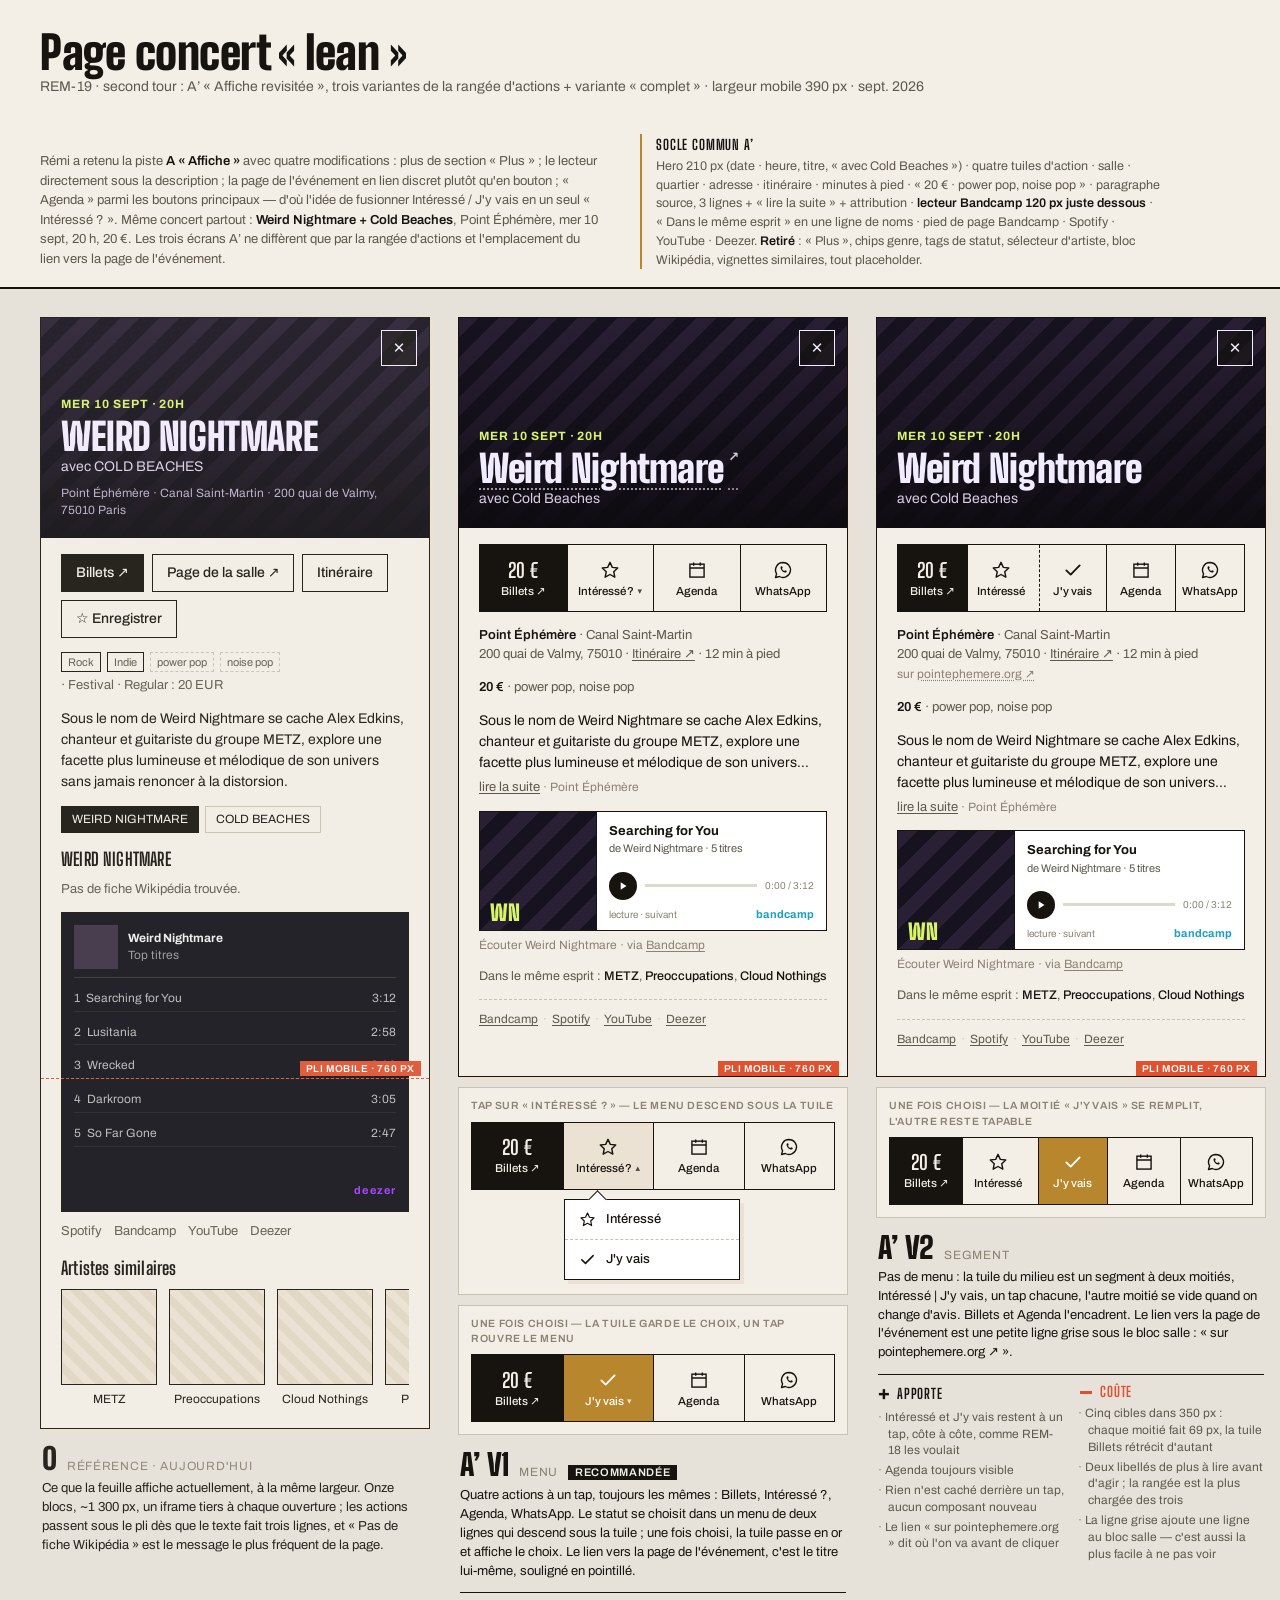
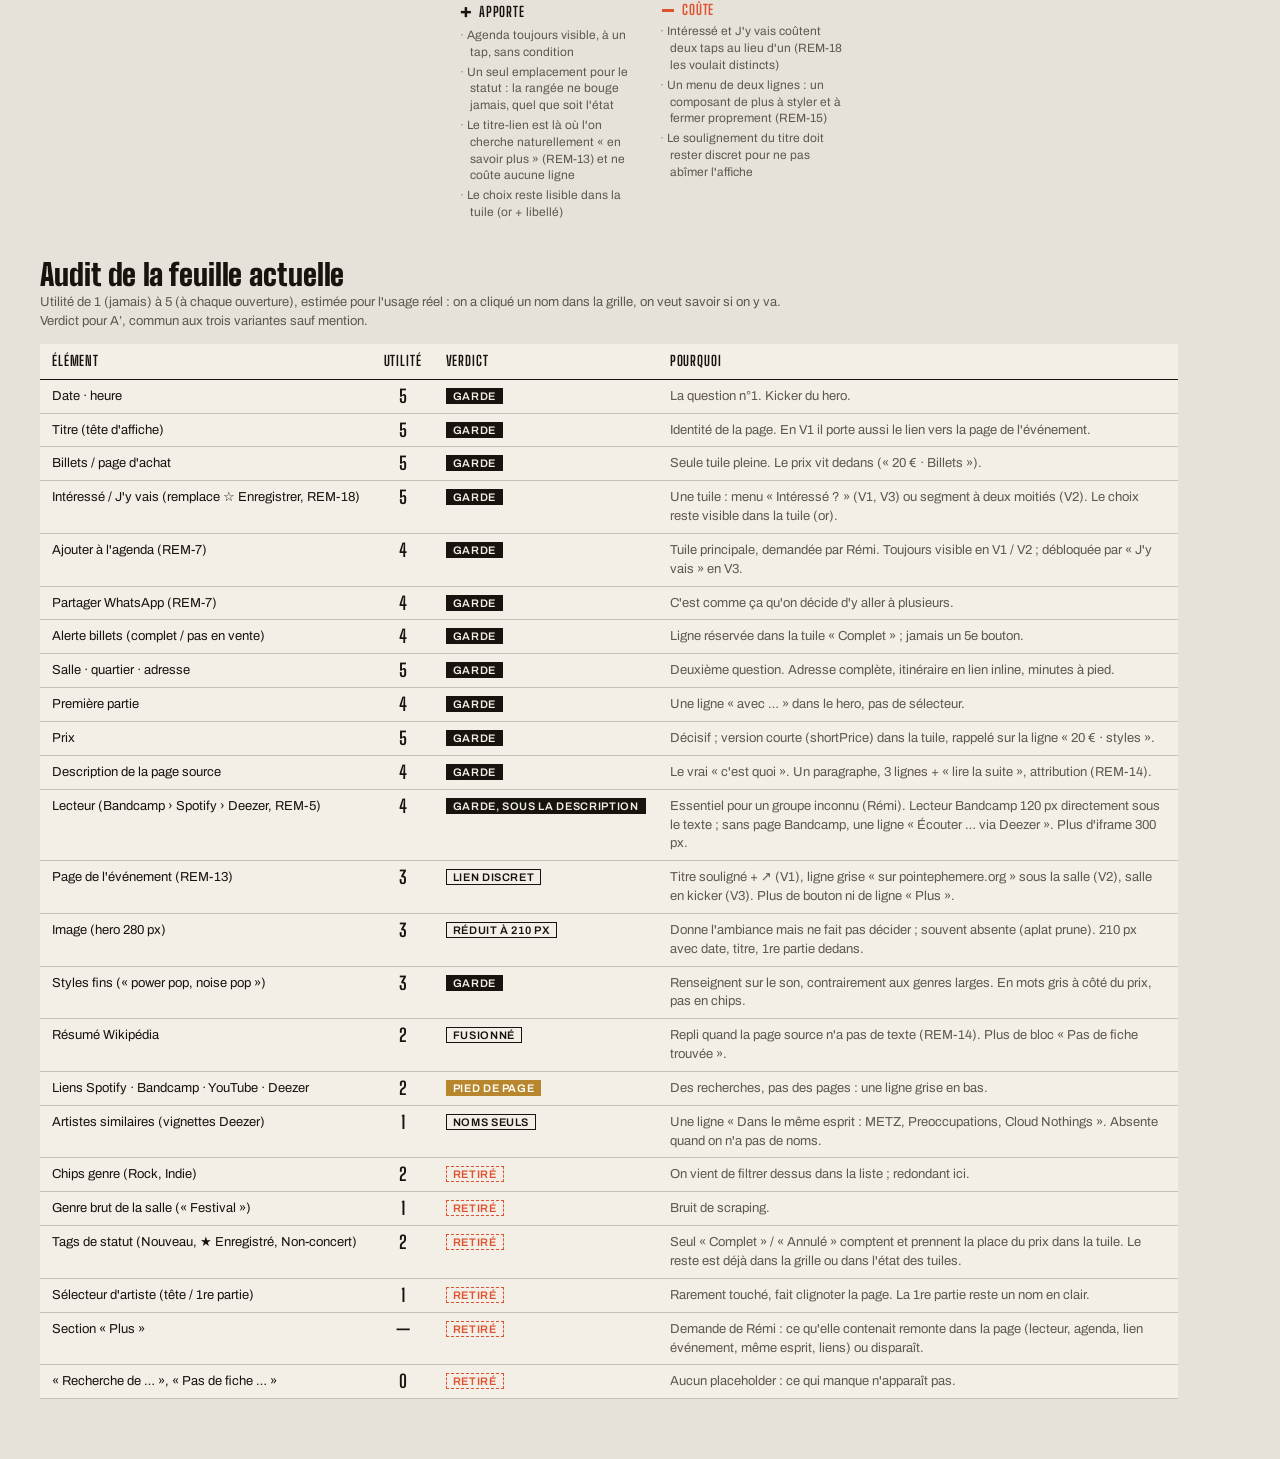
<file: design/lean-concert-page.html>
<!doctype html>
<html lang="fr">
<head>
<meta charset="utf-8">
<meta name="viewport" content="width=device-width,initial-scale=1">
<title>Live in Paris — page concert « lean » : A’ Affiche revisitée (REM-19)</title>
<link rel="preconnect" href="https://fonts.googleapis.com">
<link rel="preconnect" href="https://fonts.gstatic.com" crossorigin>
<link href="https://fonts.googleapis.com/css2?family=Big+Shoulders+Display:wght@500;700;900&family=Archivo:wdth,wght@75..100,400;75..100,500;75..100,600;75..100,700&display=swap" rel="stylesheet">
<style>
/* Maquettes statiques pour REM-19, second tour. Rémi a retenu la piste A « Affiche » avec des modifications :
   plus de section « Plus », le lecteur directement sous la description, la page de l'événement en lien discret,
   « Agenda » parmi les boutons principaux (d'où la question : fusionner Intéressé / J'y vais ?).
   Même palette / mêmes fontes que web/style.css. Données réelles de web/events.json : c28e428e5232
   (Weird Nightmare + Cold Beaches, Point Éphémère) et 01c9f9fc1963 (Isabel Van Gelder, La Maroquinerie, complet).
   Rien ici n'est branché : c'est du papier. */
:root {
  --paper: #f3efe6; --paper2: #ece2d4; --white: #fff;
  --ink: #17140f; --muted: #5f584c; --faint: #8a8273; --line: #c9c2b2;
  --orange: #e0512f; --lime: #d8f56a; --gold: #b8862d; --blue: #2e6fd9;
  --plum: #171220; --plum2: #0d0a0f;
  --display: "Big Shoulders Display", "Arial Narrow", Impact, sans-serif;
  --body: Archivo, system-ui, -apple-system, "Segoe UI", sans-serif;
}
* { box-sizing: border-box; margin: 0; padding: 0; }
html, body { background: #e6e2d9; color: var(--ink); font: 14px/1.45 var(--body); }
a { color: inherit; text-decoration: none; }
svg.icon { width: 18px; height: 18px; display: block; }

/* ---------- page chrome (hors maquette) ---------- */
.intro { padding: 32px 40px 18px; border-bottom: 2px solid var(--ink); background: var(--paper); display: flex; gap: 40px; align-items: flex-end; flex-wrap: wrap; }
.intro h1 { font-family: var(--display); font-weight: 900; font-size: 46px; line-height: .9; letter-spacing: -.01em; }
.intro h1 small { display: block; font-family: var(--body); font-weight: 400; font-size: 14px; margin-top: 8px; color: var(--muted); letter-spacing: 0; }
.intro .ctx { max-width: 560px; color: var(--muted); font-size: 13px; line-height: 1.5; }
.intro .ctx b { color: var(--ink); font-weight: 600; }
.intro .socle { max-width: 520px; font-size: 12.5px; line-height: 1.5; color: var(--muted); border-left: 2px solid var(--gold); padding-left: 14px; }
.intro .socle b { color: var(--ink); font-weight: 600; }
.intro .socle em { font-style: normal; font-family: var(--display); font-weight: 700; font-size: 14px; letter-spacing: .06em; text-transform: uppercase; color: var(--ink); display: block; margin-bottom: 2px; }

.boards { display: flex; gap: 28px; padding: 28px 40px 12px; align-items: flex-start; flex-wrap: nowrap; overflow-x: auto; }
.board { flex: 0 0 390px; width: 390px; }
.board.ref { opacity: .92; }
.board figcaption { padding: 14px 2px 0; }
.board figcaption h2 { font-family: var(--display); font-weight: 900; font-size: 30px; line-height: 1; letter-spacing: -.005em; display: flex; align-items: baseline; gap: 10px; }
.board figcaption h2 span { font-family: var(--body); font-weight: 400; font-size: 12px; color: var(--faint); letter-spacing: .06em; text-transform: uppercase; }
.board figcaption h2 .reco { font-family: var(--body); font-weight: 600; font-size: 11px; color: var(--paper); background: var(--ink); padding: 2px 7px; letter-spacing: .06em; text-transform: uppercase; }
.board .rat { margin-top: 6px; font-size: 13px; line-height: 1.45; color: var(--ink); }
.leg { display: grid; grid-template-columns: 1fr 1fr; gap: 14px; margin-top: 12px; padding-top: 10px; border-top: 1.5px solid var(--ink); font-size: 12px; line-height: 1.4; }
.leg dt { font-family: var(--display); font-weight: 700; font-size: 14px; letter-spacing: .06em; text-transform: uppercase; line-height: 1; margin-bottom: 6px; display: flex; align-items: center; gap: 6px; }
.leg dt::before { content: "+"; font-weight: 900; font-size: 22px; line-height: .8; }
.leg .minus dt::before { content: ""; width: 12px; height: 3px; background: var(--orange); margin: 0 2px; }
.leg .minus dt { color: var(--orange); }
.leg dd { color: var(--muted); padding-left: 10px; text-indent: -10px; }
.leg dd::before { content: "· "; color: var(--faint); }
.leg dd + dd { margin-top: 3px; }
.note { font-size: 12px; color: var(--faint); font-style: italic; margin-top: 8px; }

/* états montrés sous l'écran (menu ouvert, tuile une fois choisie…) */
.state { position: relative; margin-top: 10px; background: var(--paper); border: 1px solid var(--line); padding: 10px 12px 12px; }
.state .stl { font-size: 10.5px; color: var(--faint); text-transform: uppercase; letter-spacing: .06em; font-weight: 600; margin-bottom: 8px; }
.state.withmenu { padding-bottom: 104px; }
.menu { position: absolute; left: calc(12px + 25% - 4px); top: calc(10px + 18px + 8px + 67px + 8px); width: 176px; background: var(--white); border: 1.5px solid var(--ink); box-shadow: 4px 4px 0 var(--paper2); z-index: 2; }
.menu::before { content: ""; position: absolute; left: 26px; top: -7px; width: 12px; height: 12px; background: var(--white); border-left: 1.5px solid var(--ink); border-top: 1.5px solid var(--ink); transform: rotate(45deg); }
.menu .mrow { display: flex; align-items: center; gap: 10px; padding: 10px 14px; font-size: 13px; font-weight: 500; }
.menu .mrow + .mrow { border-top: 1px dashed var(--line); }
.menu .mrow svg { width: 17px; height: 17px; }

/* ---------- l'écran (390 px ; les A’ sont en hauteur libre, le trait orange marque le pli à 760 px) ---------- */
.phone { position: relative; width: 390px; height: 760px; overflow: hidden; background: var(--paper); color: var(--ink);
  border: 1.5px solid var(--ink); box-shadow: 4px 4px 0 var(--paper2); font: 14px/1.4 var(--body); }
.phone.tall { height: auto; min-height: 760px; }
.fold { position: absolute; left: 0; right: 0; top: 760px; border-top: 1.5px dashed var(--orange); z-index: 5; pointer-events: none; }
.fold::after { content: "pli mobile · 760 px"; position: absolute; right: 8px; bottom: 3px; font: 600 10px/1.5 var(--body); background: var(--orange); color: #fff; padding: 0 6px; letter-spacing: .06em; text-transform: uppercase; }
.x { position: absolute; top: 12px; right: 12px; width: 36px; height: 36px; border: 1.5px solid var(--ink); background: var(--paper); color: var(--ink); display: grid; place-items: center; font-size: 15px; z-index: 3; }
.x.onhero { background: rgba(23,20,15,.55); color: #f2ecff; border-color: #f2ecff; }

/* hero. L'image réelle en 1re couche ; si elle ne charge pas, l'aplat prune rayé prend le relais. */
.hero { position: relative; background-color: var(--plum); background-size: cover; background-position: center; color: #f2ecff; display: flex; align-items: flex-end; }
.hero::before { content: ""; position: absolute; inset: 0; background: linear-gradient(180deg, rgba(13,10,15,.05) 0%, rgba(13,10,15,.35) 45%, rgba(13,10,15,.92) 100%); }
.hero > div { position: relative; padding: 20px; width: 100%; }
.hero .when { color: var(--lime); font-weight: 700; text-transform: uppercase; letter-spacing: .08em; font-size: 12px; }
.hero .when a { text-decoration: underline dotted; text-decoration-thickness: 1.5px; text-underline-offset: 3px; }
.hero h2 { margin: 6px 0 2px; font-family: var(--display); font-weight: 900; font-size: 38px; line-height: .95; letter-spacing: -.01em; }
.hero h2 .evt { text-decoration: underline dotted rgba(242,236,255,.6); text-decoration-thickness: 2px; text-underline-offset: 6px; }
.hero h2 .evt sup { font: 600 13px/1 var(--body); vertical-align: top; margin-left: 5px; opacity: .85; letter-spacing: 0; }
.hero .support { font-size: 14px; color: #d9d0e6; }
.hero .where { color: #b9aecb; margin-top: 8px; font-size: 12px; }
.img-wn { background-image: url("https://images.prismic.io/pointf/aYm8r90YXLCxVm2O_WN-POINTEPHEMEREPARIS1080X1035.jpeg?auto=format&w=800&q=60&fm=webp"),
  repeating-linear-gradient(135deg, #2a2036 0 14px, #171220 14px 28px); }
.img-ivg { background-image: url("https://www.lamaroquinerie.fr/files/event_thumbnail_2208.png"),
  repeating-linear-gradient(45deg, #2a2036 0 14px, #171220 14px 28px); }

/* typo commune du contenu */
.body { padding: 16px 20px 20px; display: flex; flex-direction: column; gap: 14px; }
.body p { line-height: 1.5; }
.src { color: var(--faint); font-size: 12px; }
.more { color: var(--muted); text-decoration: underline; text-underline-offset: 2px; font-size: 13px; }
.venue { font-size: 13px; color: var(--muted); line-height: 1.45; }
.venue b { color: var(--ink); font-weight: 600; }
.venue a { text-decoration: underline; text-underline-offset: 2px; }
.venue .evline { display: block; color: var(--faint); font-size: 12px; margin-top: 2px; }
.venue .evline a { text-decoration-style: dotted; }
.meta { font-size: 13px; color: var(--muted); }
.meta b { color: var(--ink); font-weight: 600; }
.tag { font-size: 11px; display: inline-block; padding: 1px 6px; border: 1px solid var(--ink); white-space: nowrap; line-height: 1.5; vertical-align: 1px; }
.tag.sub { border: 1px dashed var(--line); color: var(--muted); }
.foot { font-size: 12px; color: var(--muted); line-height: 1.6; padding-top: 10px; border-top: 1px dashed var(--line); }
.foot a { text-decoration: underline; text-underline-offset: 2px; }
.foot .sep { color: var(--line); margin: 0 5px; }
.clamp { display: -webkit-box; -webkit-line-clamp: 3; -webkit-box-orient: vertical; overflow: hidden; }
.esprit { font-size: 12.5px; color: var(--muted); }
.esprit b { color: var(--ink); font-weight: 500; }

/* lecteur Bandcamp embarqué (format « large », 120 px) juste sous la description */
.listen { display: flex; flex-direction: column; gap: 6px; }
.bc { height: 120px; border: 1.5px solid var(--ink); background: var(--white); display: grid; grid-template-columns: 117px 1fr; }
.bc .cover { border-right: 1.5px solid var(--ink); background: repeating-linear-gradient(135deg, #2a2036 0 14px, #171220 14px 28px); position: relative; }
.bc .cover::after { content: "WN"; position: absolute; left: 10px; bottom: 6px; font: 900 22px/1 var(--display); color: var(--lime); letter-spacing: .02em; }
.bc .info { padding: 10px 12px 8px; display: flex; flex-direction: column; min-width: 0; }
.bc .t { font-weight: 700; font-size: 13px; white-space: nowrap; overflow: hidden; text-overflow: ellipsis; }
.bc .a { color: var(--muted); font-size: 11px; margin-top: 1px; }
.bc .ctl { margin-top: auto; display: flex; align-items: center; gap: 8px; }
.bc .ctl .pb { width: 28px; height: 28px; border-radius: 50%; background: var(--ink); color: #fff; display: grid; place-items: center; flex: 0 0 28px; }
.bc .ctl .pb svg { width: 14px; height: 14px; }
.bc .ctl .bar { flex: 1; height: 3px; background: #ddd8cc; }
.bc .ctl small { font-size: 10px; color: var(--faint); font-variant-numeric: tabular-nums; }
.bc .lg { display: flex; justify-content: space-between; align-items: baseline; margin-top: 7px; font-size: 10px; color: var(--faint); }
.bc .lg b { color: #1da0c3; font-weight: 700; letter-spacing: .02em; font-size: 11px; }
.cap { color: var(--faint); font-size: 12px; }
.cap a { text-decoration: underline; text-underline-offset: 2px; }
/* sans page Bandcamp : pas de lecteur 120 px, une seule ligne d'écoute (REM-5 : Bandcamp › Spotify › Deezer) */
.listenline { display: flex; align-items: center; gap: 8px; font-size: 13px; color: var(--muted); }
.listenline .pb { width: 22px; height: 22px; background: var(--ink); color: var(--paper); display: grid; place-items: center; flex: 0 0 22px; }
.listenline .pb svg { width: 12px; height: 12px; }
.listenline a { text-decoration: underline; text-underline-offset: 2px; color: var(--ink); font-weight: 500; }

/* ---------- 0 · AUJOURD'HUI (référence, reproduit web/style.css) ---------- */
.p0 .hero { min-height: 220px; }
.p0 .actions { display: flex; flex-wrap: wrap; gap: 8px; }
.p0 .actions a, .p0 .actions button { border: 1.5px solid var(--ink); background: var(--ink); color: var(--paper); padding: 8px 14px; font: inherit; font-weight: 500; }
.p0 .actions .secondary, .p0 .actions button { background: none; color: var(--ink); }
.p0 .tagline { display: flex; flex-wrap: wrap; gap: 4px 6px; align-items: center; color: var(--muted); font-size: 13px; }
.p0 .pick { display: flex; gap: 6px; flex-wrap: wrap; }
.p0 .pick span { border: 1.5px solid var(--line); padding: 4px 10px; font-size: 12px; }
.p0 .pick span.on { border-color: var(--ink); background: var(--ink); color: var(--paper); }
.p0 h3 { font-family: var(--display); font-size: 18px; font-weight: 700; letter-spacing: .01em; margin-bottom: 8px; }
.p0 .muted { color: var(--muted); font-size: 13px; }
.p0 .player { height: 300px; border: 1.5px solid var(--ink); background: #12121a; color: #eee; padding: 12px; font-size: 12px; display: flex; flex-direction: column; gap: 8px; }
.p0 .player .hd { display: flex; align-items: center; gap: 10px; padding-bottom: 8px; border-bottom: 1px solid #333; }
.p0 .player .hd i { width: 44px; height: 44px; background: #3a2f44; display: block; }
.p0 .player .tr { display: flex; justify-content: space-between; color: #bbb; padding: 4px 0; border-bottom: 1px solid #222; }
.p0 .player .lg { margin-top: auto; text-align: right; font-weight: 700; color: #a238ff; letter-spacing: .1em; font-size: 11px; }
.p0 .links { display: flex; gap: 12px; flex-wrap: wrap; font-size: 13px; color: var(--muted); }
.p0 .similar { display: flex; gap: 12px; overflow: hidden; }
.p0 .similar div { flex: 0 0 96px; text-align: center; font-size: 12px; }
.p0 .similar i { display: block; width: 96px; height: 96px; border: 1.5px solid var(--ink); background: repeating-linear-gradient(45deg, var(--paper2) 0 8px, #e2d7c5 8px 16px); margin-bottom: 6px; }

/* ---------- A’ · AFFICHE REVISITÉE ---------- */
.pa .hero { min-height: 210px; }
.tiles { position: relative; display: grid; grid-template-columns: repeat(4, 1fr); border: 1.5px solid var(--ink); background: var(--paper); }
.tiles.three { grid-template-columns: repeat(3, 1fr); }
.tiles.seg { grid-template-columns: 1fr 2fr 1fr 1fr; }
.tile { padding: 10px 4px 9px; text-align: center; border-left: 1.5px solid var(--ink); font-weight: 500; font-size: 11.5px; display: flex; flex-direction: column; align-items: center; justify-content: center; gap: 5px; min-height: 66px; line-height: 1.15; white-space: nowrap; }
.tile:first-child { border-left: 0; }
.tile i { font-style: normal; font-size: 9px; opacity: .75; margin-left: 1px; vertical-align: 1px; }
.tile.primary { background: var(--ink); color: var(--paper); }
.tile.primary b { font-family: var(--display); font-size: 20px; font-weight: 700; line-height: 1; }
.tile.primary small { font-weight: 500; font-size: 11.5px; }
.tile svg { width: 20px; height: 20px; }
.tile.open { background: var(--paper2); }
.tile.set { background: var(--gold); color: #fff; }
.tile.new { position: relative; }
.tile.new::after { content: ""; position: absolute; top: 6px; right: 6px; width: 7px; height: 7px; background: var(--orange); border-radius: 50%; }
/* tuile « complet » : grisée, avec la ligne « Alerte billets » réservée à la future feature */
.tile.off { background: var(--paper2); color: var(--faint); gap: 4px; }
.tile.off b { font-family: var(--display); font-size: 20px; font-weight: 700; line-height: 1; letter-spacing: .02em; }
.tile.off small { display: inline-flex; align-items: center; gap: 3px; color: var(--gold); font-weight: 600; font-size: 10.5px; }
.tile.off small svg { width: 12px; height: 12px; }
/* V2 : la tuile segmentée, deux moitiés côte à côte */
.tile.split { padding: 0; display: grid; grid-template-columns: 1fr 1fr; align-items: stretch; }
.tile.split > div { display: flex; flex-direction: column; align-items: center; justify-content: center; gap: 5px; padding: 10px 4px 9px; }
.tile.split > div + div { border-left: 1px dashed var(--ink); }
.tile.split > div.set { background: var(--gold); color: #fff; border-left-style: solid; }

/* ---------- audit ---------- */
.audit { padding: 26px 40px 60px; }
.audit h2 { font-family: var(--display); font-weight: 900; font-size: 30px; line-height: 1; margin-bottom: 4px; }
.audit p { color: var(--muted); font-size: 13px; max-width: 760px; }
table { border-collapse: collapse; margin-top: 14px; font-size: 13px; background: var(--paper); }
th, td { text-align: left; padding: 7px 12px; border-bottom: 1px solid var(--line); vertical-align: top; }
th { font-family: var(--display); font-weight: 700; font-size: 14px; letter-spacing: .06em; text-transform: uppercase; border-bottom: 1.5px solid var(--ink); }
td.n { font-family: var(--display); font-weight: 700; font-size: 18px; line-height: 1; text-align: center; }
td .v { font-size: 11px; font-weight: 600; letter-spacing: .06em; text-transform: uppercase; padding: 1px 6px; border: 1.5px solid var(--ink); white-space: nowrap; }
td .v.keep { background: var(--ink); color: var(--paper); }
td .v.tap { background: var(--gold); border-color: var(--gold); color: #fff; }
td .v.drop { border-color: var(--orange); color: var(--orange); border-style: dashed; }
td .v.coll { background: none; }
td.why { color: var(--muted); max-width: 520px; }
</style>
</head>
<body>

<svg width="0" height="0" style="position:absolute" aria-hidden="true">
  <symbol id="i-star" viewBox="0 0 24 24"><path d="M12 2.8l2.8 6 6.5.8-4.8 4.5 1.3 6.5L12 17.4l-5.8 3.2 1.3-6.5L2.7 9.6l6.5-.8z" fill="none" stroke="currentColor" stroke-width="1.7" stroke-linejoin="round"/></symbol>
  <symbol id="i-check" viewBox="0 0 24 24"><path d="M4 12.5l5.2 5L20 6.5" fill="none" stroke="currentColor" stroke-width="2.2" stroke-linecap="round" stroke-linejoin="round"/></symbol>
  <symbol id="i-wa" viewBox="0 0 24 24"><path d="M12 3a9 9 0 0 0-7.7 13.6L3 21l4.5-1.2A9 9 0 1 0 12 3z" fill="none" stroke="currentColor" stroke-width="1.7" stroke-linejoin="round"/><path d="M9 8.3c0 3.7 3 6.7 6.7 6.7l1-1.7-2.1-1-1 .9a5.2 5.2 0 0 1-2.8-2.8l.9-1-1-2.1z" fill="currentColor"/></symbol>
  <symbol id="i-bell" viewBox="0 0 24 24"><path d="M6 16v-5a6 6 0 0 1 12 0v5l1.6 2H4.4z" fill="none" stroke="currentColor" stroke-width="1.7" stroke-linejoin="round"/><path d="M10 20.5a2 2 0 0 0 4 0" fill="none" stroke="currentColor" stroke-width="1.7"/></symbol>
  <symbol id="i-cal" viewBox="0 0 24 24"><rect x="3.5" y="5" width="17" height="15.5" fill="none" stroke="currentColor" stroke-width="1.7"/><path d="M3.5 9.5h17M8 3v4M16 3v4" stroke="currentColor" stroke-width="1.7"/></symbol>
  <symbol id="i-play" viewBox="0 0 24 24"><path d="M8 5.5v13l10-6.5z" fill="currentColor"/></symbol>
</svg>

<header class="intro">
  <h1>Page concert « lean »<small>REM-19 · second tour : A’ « Affiche revisitée », trois variantes de la rangée d'actions + variante « complet » · largeur mobile 390 px · sept. 2026</small></h1>
  <p class="ctx">Rémi a retenu la piste <b>A « Affiche »</b> avec quatre modifications : plus de section « Plus » ; le lecteur directement sous la description ; la page de l'événement en lien discret plutôt qu'en bouton ; « Agenda » parmi les boutons principaux — d'où l'idée de fusionner Intéressé / J'y vais en un seul « Intéressé ? ». Même concert partout : <b>Weird Nightmare + Cold Beaches</b>, Point Éphémère, mer 10 sept, 20 h, 20 €. Les trois écrans A’ ne diffèrent que par la rangée d'actions et l'emplacement du lien vers la page de l'événement.</p>
  <p class="socle"><em>Socle commun A’</em>Hero 210 px (date · heure, titre, « avec Cold Beaches ») · quatre tuiles d'action · salle · quartier · adresse · itinéraire · minutes à pied · « 20 € · power pop, noise pop » · paragraphe source, 3 lignes + « lire la suite » + attribution · <b>lecteur Bandcamp 120 px juste dessous</b> · « Dans le même esprit » en une ligne de noms · pied de page Bandcamp · Spotify · YouTube · Deezer. <b>Retiré</b> : « Plus », chips genre, tags de statut, sélecteur d'artiste, bloc Wikipédia, vignettes similaires, tout placeholder.</p>
</header>

<section class="boards">

<!-- ============================ 0 · AUJOURD'HUI ============================ -->
<figure class="board ref" id="b0">
  <div class="phone p0 tall">
    <div class="x onhero">✕</div>
    <div class="hero img-wn"><div>
      <div class="when">Mer 10 sept · 20h</div>
      <h2>WEIRD NIGHTMARE</h2>
      <div class="support">avec COLD BEACHES</div>
      <div class="where">Point Éphémère · Canal Saint-Martin · 200 quai de Valmy, 75010 Paris</div>
    </div></div>
    <div class="body">
      <div class="actions"><a>Billets ↗</a><a class="secondary">Page de la salle ↗</a><a class="secondary">Itinéraire</a><button>☆ Enregistrer</button></div>
      <div class="tagline"><span class="tag">Rock</span><span class="tag">Indie</span><span class="tag sub">power pop</span><span class="tag sub">noise pop</span> · Festival · Regular : 20 EUR</div>
      <p>Sous le nom de Weird Nightmare se cache Alex Edkins, chanteur et guitariste du groupe METZ, explore une facette plus lumineuse et mélodique de son univers sans jamais renoncer à la distorsion.</p>
      <div class="pick"><span class="on">WEIRD NIGHTMARE</span><span>COLD BEACHES</span></div>
      <div>
        <h3>WEIRD NIGHTMARE</h3>
        <p class="muted">Pas de fiche Wikipédia trouvée.</p>
        <div class="player" style="margin-top:12px">
          <div class="hd"><i></i><div><b>Weird Nightmare</b><br><span style="color:#999">Top titres</span></div></div>
          <div class="tr"><span>1 &nbsp;Searching for You</span><span>3:12</span></div>
          <div class="tr"><span>2 &nbsp;Lusitania</span><span>2:58</span></div>
          <div class="tr"><span>3 &nbsp;Wrecked</span><span>3:40</span></div>
          <div class="tr"><span>4 &nbsp;Darkroom</span><span>3:05</span></div>
          <div class="tr"><span>5 &nbsp;So Far Gone</span><span>2:47</span></div>
          <div class="lg">deezer</div>
        </div>
        <div class="links" style="margin-top:10px"><span>Spotify</span><span>Bandcamp</span><span>YouTube</span><span>Deezer</span></div>
        <h3 style="margin-top:16px">Artistes similaires</h3>
        <div class="similar"><div><i></i>METZ</div><div><i></i>Preoccupations</div><div><i></i>Cloud Nothings</div><div><i></i>Protomartyr</div></div>
      </div>
    </div>
    <div class="fold"></div>
  </div>
  <figcaption>
    <h2>0 <span>référence · aujourd'hui</span></h2>
    <p class="rat">Ce que la feuille affiche actuellement, à la même largeur. Onze blocs, ~1 300 px, un iframe tiers à chaque ouverture ; les actions passent sous le pli dès que le texte fait trois lignes, et « Pas de fiche Wikipédia » est le message le plus fréquent de la page.</p>
  </figcaption>
</figure>

<!-- ============================ A’ V1 · MENU ============================ -->
<figure class="board" id="bv1">
  <div class="phone pa tall">
    <div class="x onhero">✕</div>
    <div class="hero img-wn"><div>
      <div class="when">Mer 10 sept · 20h</div>
      <h2><a class="evt">Weird Nightmare<sup>↗</sup></a></h2>
      <div class="support">avec Cold Beaches</div>
    </div></div>
    <div class="body">
      <div class="tiles">
        <div class="tile primary"><b>20 €</b><small>Billets ↗</small></div>
        <div class="tile"><svg class="icon"><use href="#i-star"/></svg><span>Intéressé&#8239;? <i>▾</i></span></div>
        <div class="tile"><svg class="icon"><use href="#i-cal"/></svg>Agenda</div>
        <div class="tile"><svg class="icon"><use href="#i-wa"/></svg>WhatsApp</div>
      </div>
      <div class="venue"><b>Point Éphémère</b> · Canal Saint-Martin<br>200 quai de Valmy, 75010 · <a>Itinéraire ↗</a> · 12 min à pied</div>
      <div class="meta"><b>20 €</b> · power pop, noise pop</div>
      <div>
        <p class="clamp">Sous le nom de Weird Nightmare se cache Alex Edkins, chanteur et guitariste du groupe METZ, explore une facette plus lumineuse et mélodique de son univers sans jamais renoncer à la distorsion.</p>
        <div style="margin-top:4px"><a class="more">lire la suite</a> <span class="src">· Point Éphémère</span></div>
      </div>
      <div class="listen">
        <div class="bc">
          <div class="cover" aria-hidden="true"></div>
          <div class="info">
            <div class="t">Searching for You</div>
            <div class="a">de Weird Nightmare · 5 titres</div>
            <div class="ctl"><div class="pb"><svg class="icon"><use href="#i-play"/></svg></div><div class="bar"></div><small>0:00 / 3:12</small></div>
            <div class="lg"><span>lecture · suivant</span><b>bandcamp</b></div>
          </div>
        </div>
        <div class="cap">Écouter Weird Nightmare · via <a>Bandcamp</a></div>
      </div>
      <div class="esprit">Dans le même esprit : <b>METZ</b>, <b>Preoccupations</b>, <b>Cloud Nothings</b></div>
      <div class="foot"><a>Bandcamp</a><span class="sep">·</span><a>Spotify</a><span class="sep">·</span><a>YouTube</a><span class="sep">·</span><a>Deezer</a></div>
    </div>
    <div class="fold"></div>
  </div>
  <div class="state withmenu">
    <div class="stl">Tap sur « Intéressé ? » — le menu descend sous la tuile</div>
    <div class="tiles">
      <div class="tile primary"><b>20 €</b><small>Billets ↗</small></div>
      <div class="tile open"><svg class="icon"><use href="#i-star"/></svg><span>Intéressé&#8239;? <i>▴</i></span></div>
      <div class="tile"><svg class="icon"><use href="#i-cal"/></svg>Agenda</div>
      <div class="tile"><svg class="icon"><use href="#i-wa"/></svg>WhatsApp</div>
    </div>
    <div class="menu">
      <div class="mrow"><svg class="icon"><use href="#i-star"/></svg>Intéressé</div>
      <div class="mrow"><svg class="icon"><use href="#i-check"/></svg>J'y vais</div>
    </div>
  </div>
  <div class="state">
    <div class="stl">Une fois choisi — la tuile garde le choix, un tap rouvre le menu</div>
    <div class="tiles">
      <div class="tile primary"><b>20 €</b><small>Billets ↗</small></div>
      <div class="tile set"><svg class="icon"><use href="#i-check"/></svg><span>J'y vais <i>▾</i></span></div>
      <div class="tile"><svg class="icon"><use href="#i-cal"/></svg>Agenda</div>
      <div class="tile"><svg class="icon"><use href="#i-wa"/></svg>WhatsApp</div>
    </div>
  </div>
  <figcaption>
    <h2>A’ V1 <span>Menu</span> <span class="reco">recommandée</span></h2>
    <p class="rat">Quatre actions à un tap, toujours les mêmes : Billets, Intéressé ?, Agenda, WhatsApp. Le statut se choisit dans un menu de deux lignes qui descend sous la tuile ; une fois choisi, la tuile passe en or et affiche le choix. Le lien vers la page de l'événement, c'est le titre lui-même, souligné en pointillé.</p>
    <dl class="leg">
      <div class="plus"><dt>apporte</dt><dd>Agenda toujours visible, à un tap, sans condition</dd><dd>Un seul emplacement pour le statut : la rangée ne bouge jamais, quel que soit l'état</dd><dd>Le titre-lien est là où l'on cherche naturellement « en savoir plus » (REM-13) et ne coûte aucune ligne</dd><dd>Le choix reste lisible dans la tuile (or + libellé)</dd></div>
      <div class="minus"><dt>coûte</dt><dd>Intéressé et J'y vais coûtent deux taps au lieu d'un (REM-18 les voulait distincts)</dd><dd>Un menu de deux lignes : un composant de plus à styler et à fermer proprement (REM-15)</dd><dd>Le soulignement du titre doit rester discret pour ne pas abîmer l'affiche</dd></div>
    </dl>
  </figcaption>
</figure>

<!-- ============================ A’ V2 · SEGMENT ============================ -->
<figure class="board" id="bv2">
  <div class="phone pa tall">
    <div class="x onhero">✕</div>
    <div class="hero img-wn"><div>
      <div class="when">Mer 10 sept · 20h</div>
      <h2>Weird Nightmare</h2>
      <div class="support">avec Cold Beaches</div>
    </div></div>
    <div class="body">
      <div class="tiles seg">
        <div class="tile primary"><b>20 €</b><small>Billets ↗</small></div>
        <div class="tile split">
          <div><svg class="icon"><use href="#i-star"/></svg>Intéressé</div>
          <div><svg class="icon"><use href="#i-check"/></svg>J'y vais</div>
        </div>
        <div class="tile"><svg class="icon"><use href="#i-cal"/></svg>Agenda</div>
        <div class="tile"><svg class="icon"><use href="#i-wa"/></svg>WhatsApp</div>
      </div>
      <div class="venue"><b>Point Éphémère</b> · Canal Saint-Martin<br>200 quai de Valmy, 75010 · <a>Itinéraire ↗</a> · 12 min à pied<span class="evline">sur <a>pointephemere.org ↗</a></span></div>
      <div class="meta"><b>20 €</b> · power pop, noise pop</div>
      <div>
        <p class="clamp">Sous le nom de Weird Nightmare se cache Alex Edkins, chanteur et guitariste du groupe METZ, explore une facette plus lumineuse et mélodique de son univers sans jamais renoncer à la distorsion.</p>
        <div style="margin-top:4px"><a class="more">lire la suite</a> <span class="src">· Point Éphémère</span></div>
      </div>
      <div class="listen">
        <div class="bc">
          <div class="cover" aria-hidden="true"></div>
          <div class="info">
            <div class="t">Searching for You</div>
            <div class="a">de Weird Nightmare · 5 titres</div>
            <div class="ctl"><div class="pb"><svg class="icon"><use href="#i-play"/></svg></div><div class="bar"></div><small>0:00 / 3:12</small></div>
            <div class="lg"><span>lecture · suivant</span><b>bandcamp</b></div>
          </div>
        </div>
        <div class="cap">Écouter Weird Nightmare · via <a>Bandcamp</a></div>
      </div>
      <div class="esprit">Dans le même esprit : <b>METZ</b>, <b>Preoccupations</b>, <b>Cloud Nothings</b></div>
      <div class="foot"><a>Bandcamp</a><span class="sep">·</span><a>Spotify</a><span class="sep">·</span><a>YouTube</a><span class="sep">·</span><a>Deezer</a></div>
    </div>
    <div class="fold"></div>
  </div>
  <div class="state">
    <div class="stl">Une fois choisi — la moitié « J'y vais » se remplit, l'autre reste tapable</div>
    <div class="tiles seg">
      <div class="tile primary"><b>20 €</b><small>Billets ↗</small></div>
      <div class="tile split">
        <div><svg class="icon"><use href="#i-star"/></svg>Intéressé</div>
        <div class="set"><svg class="icon"><use href="#i-check"/></svg>J'y vais</div>
      </div>
      <div class="tile"><svg class="icon"><use href="#i-cal"/></svg>Agenda</div>
      <div class="tile"><svg class="icon"><use href="#i-wa"/></svg>WhatsApp</div>
    </div>
  </div>
  <figcaption>
    <h2>A’ V2 <span>Segment</span></h2>
    <p class="rat">Pas de menu : la tuile du milieu est un segment à deux moitiés, Intéressé | J'y vais, un tap chacune, l'autre moitié se vide quand on change d'avis. Billets et Agenda l'encadrent. Le lien vers la page de l'événement est une petite ligne grise sous le bloc salle : « sur pointephemere.org ↗ ».</p>
    <dl class="leg">
      <div class="plus"><dt>apporte</dt><dd>Intéressé et J'y vais restent à un tap, côte à côte, comme REM-18 les voulait</dd><dd>Agenda toujours visible</dd><dd>Rien n'est caché derrière un tap, aucun composant nouveau</dd><dd>Le lien « sur pointephemere.org » dit où l'on va avant de cliquer</dd></div>
      <div class="minus"><dt>coûte</dt><dd>Cinq cibles dans 350 px : chaque moitié fait 69 px, la tuile Billets rétrécit d'autant</dd><dd>Deux libellés de plus à lire avant d'agir ; la rangée est la plus chargée des trois</dd><dd>La ligne grise ajoute une ligne au bloc salle — c'est aussi la plus facile à ne pas voir</dd></div>
    </dl>
  </figcaption>
</figure>

<!-- ============================ A’ V3 · GOING UNLOCKS ============================ -->
<figure class="board" id="bv3">
  <div class="phone pa tall">
    <div class="x onhero">✕</div>
    <div class="hero img-wn"><div>
      <div class="when">Mer 10 sept · 20h · <a>Point Éphémère ↗</a></div>
      <h2>Weird Nightmare</h2>
      <div class="support">avec Cold Beaches</div>
    </div></div>
    <div class="body">
      <div class="tiles three">
        <div class="tile primary"><b>20 €</b><small>Billets ↗</small></div>
        <div class="tile"><svg class="icon"><use href="#i-star"/></svg><span>Intéressé&#8239;? <i>▾</i></span></div>
        <div class="tile"><svg class="icon"><use href="#i-wa"/></svg>WhatsApp</div>
      </div>
      <div class="venue"><b>Point Éphémère</b> · Canal Saint-Martin<br>200 quai de Valmy, 75010 · <a>Itinéraire ↗</a> · 12 min à pied</div>
      <div class="meta"><b>20 €</b> · power pop, noise pop</div>
      <div>
        <p class="clamp">Sous le nom de Weird Nightmare se cache Alex Edkins, chanteur et guitariste du groupe METZ, explore une facette plus lumineuse et mélodique de son univers sans jamais renoncer à la distorsion.</p>
        <div style="margin-top:4px"><a class="more">lire la suite</a> <span class="src">· Point Éphémère</span></div>
      </div>
      <div class="listen">
        <div class="bc">
          <div class="cover" aria-hidden="true"></div>
          <div class="info">
            <div class="t">Searching for You</div>
            <div class="a">de Weird Nightmare · 5 titres</div>
            <div class="ctl"><div class="pb"><svg class="icon"><use href="#i-play"/></svg></div><div class="bar"></div><small>0:00 / 3:12</small></div>
            <div class="lg"><span>lecture · suivant</span><b>bandcamp</b></div>
          </div>
        </div>
        <div class="cap">Écouter Weird Nightmare · via <a>Bandcamp</a></div>
      </div>
      <div class="esprit">Dans le même esprit : <b>METZ</b>, <b>Preoccupations</b>, <b>Cloud Nothings</b></div>
      <div class="foot"><a>Bandcamp</a><span class="sep">·</span><a>Spotify</a><span class="sep">·</span><a>YouTube</a><span class="sep">·</span><a>Deezer</a></div>
    </div>
    <div class="fold"></div>
  </div>
  <div class="state">
    <div class="stl">Après « J'y vais » — la rangée passe à quatre tuiles, Agenda apparaît</div>
    <div class="tiles">
      <div class="tile primary"><b>20 €</b><small>Billets ↗</small></div>
      <div class="tile set"><svg class="icon"><use href="#i-check"/></svg><span>J'y vais <i>▾</i></span></div>
      <div class="tile"><svg class="icon"><use href="#i-wa"/></svg>WhatsApp</div>
      <div class="tile new"><svg class="icon"><use href="#i-cal"/></svg>Agenda</div>
    </div>
  </div>
  <div class="state">
    <div class="stl">Après « Intéressé » seulement — trois tuiles, pas d'agenda</div>
    <div class="tiles three">
      <div class="tile primary"><b>20 €</b><small>Billets ↗</small></div>
      <div class="tile set"><svg class="icon"><use href="#i-star"/></svg><span>Intéressé <i>▾</i></span></div>
      <div class="tile"><svg class="icon"><use href="#i-wa"/></svg>WhatsApp</div>
    </div>
  </div>
  <figcaption>
    <h2>A’ V3 <span>Going unlocks</span></h2>
    <p class="rat">Trois tuiles au repos : Billets, Intéressé ?, WhatsApp. La tuile Agenda n'apparaît qu'une fois « J'y vais » choisi — on n'ajoute à son agenda que ce qu'on a décidé. Le lien vers la page de l'événement passe dans le kicker du hero : « Point Éphémère ↗ ».</p>
    <dl class="leg">
      <div class="plus"><dt>apporte</dt><dd>La rangée la plus calme au repos : trois tuiles larges, un choix de moins</dd><dd>L'agenda arrive au moment où il a du sens, et la rangée raconte l'état (« vous y allez »)</dd><dd>Le kicker salle-lien ne coûte aucune ligne et n'abîme pas le titre</dd></div>
      <div class="minus"><dt>coûte</dt><dd><b>Risque :</b> l'agenda est invisible tant qu'aucun statut n'est posé, et « Intéressé » ne le débloque pas — on perd la demande « Agenda parmi les boutons principaux »</dd><dd>La rangée se réorganise (3 → 4) sous le doigt</dd><dd>Deux « Point Éphémère » à 60 px l'un de l'autre, dont un seul cliquable ; la salle-lien renvoie à la page de l'événement, pas à la salle, ce qui surprend</dd></div>
    </dl>
  </figcaption>
</figure>

<!-- ============================ A’ · COMPLET ============================ -->
<figure class="board" id="bvs">
  <div class="phone pa tall">
    <div class="x onhero">✕</div>
    <div class="hero img-ivg"><div>
      <div class="when">Mer 10 sept · 19h30</div>
      <h2><a class="evt">Isabel Van Gelder<sup>↗</sup></a></h2>
    </div></div>
    <div class="body">
      <div class="tiles">
        <div class="tile off"><b>Complet</b><small><svg class="icon"><use href="#i-bell"/></svg>Alerte billets</small></div>
        <div class="tile"><svg class="icon"><use href="#i-star"/></svg><span>Intéressé&#8239;? <i>▾</i></span></div>
        <div class="tile"><svg class="icon"><use href="#i-cal"/></svg>Agenda</div>
        <div class="tile"><svg class="icon"><use href="#i-wa"/></svg>WhatsApp</div>
      </div>
      <div class="venue"><b>La Maroquinerie</b> · Ménilmontant<br>23 rue Boyer, 75020 · <a>Itinéraire ↗</a> · 9 min à pied</div>
      <div class="meta">singer-songwriter</div>
      <div class="listenline"><div class="pb"><svg class="icon"><use href="#i-play"/></svg></div><span>Écouter <a>Isabel Van Gelder</a> · via Deezer</span></div>
      <div class="foot"><a>Bandcamp</a><span class="sep">·</span><a>Spotify</a><span class="sep">·</span><a>YouTube</a><span class="sep">·</span><a>Deezer</a></div>
    </div>
    <div class="fold"></div>
  </div>
  <figcaption>
    <h2>A’ <span>variante « complet »</span></h2>
    <p class="rat">Cas réel sans billet, sans prix, sans texte source ni page Bandcamp : la page ne s'excuse pas. La tuile Billets devient <b>Complet</b>, grisée, avec une ligne « Alerte billets » réservée à la future feature ; les trois autres tuiles (ici en V1) ne bougent pas. Pas de paragraphe, pas de lecteur 120 px : une seule ligne « Écouter … via Deezer » (REM-5 : Bandcamp › Spotify › Deezer). Pas de « Dans le même esprit » quand on n'a pas de noms. Aucun placeholder.</p>
    <dl class="leg">
      <div class="plus"><dt>apporte</dt><dd>La rangée garde ses quatre places et son ordre : rien à réapprendre</dd><dd>« Complet » se lit d'un coup d'œil à la place du prix, sans tag ailleurs</dd><dd>La page tient en 480 px, sans trou</dd></div>
      <div class="minus"><dt>coûte</dt><dd>Une tuile grisée avec une ligne or dedans, c'est deux états dans une case : à valider en vrai (REM-15)</dd><dd>Le hero prune rayé pèse davantage quand il n'y a que 250 px de contenu dessous</dd></div>
    </dl>
    <p class="note">Même logique pour « pas encore en vente » : la tuile devient « Prévenir à la vente », le reste ne bouge pas.</p>
  </figcaption>
</figure>

</section>

<!-- ============================ AUDIT ============================ -->
<section class="audit">
  <h2>Audit de la feuille actuelle</h2>
  <p>Utilité de 1 (jamais) à 5 (à chaque ouverture), estimée pour l'usage réel : on a cliqué un nom dans la grille, on veut savoir si on y va. Verdict pour A’, commun aux trois variantes sauf mention.</p>
  <table>
    <tr><th>Élément</th><th>Utilité</th><th>Verdict</th><th>Pourquoi</th></tr>
    <tr><td>Date · heure</td><td class="n">5</td><td><span class="v keep">garde</span></td><td class="why">La question n°1. Kicker du hero.</td></tr>
    <tr><td>Titre (tête d'affiche)</td><td class="n">5</td><td><span class="v keep">garde</span></td><td class="why">Identité de la page. En V1 il porte aussi le lien vers la page de l'événement.</td></tr>
    <tr><td>Billets / page d'achat</td><td class="n">5</td><td><span class="v keep">garde</span></td><td class="why">Seule tuile pleine. Le prix vit dedans (« 20 € · Billets »).</td></tr>
    <tr><td>Intéressé / J'y vais (remplace ☆ Enregistrer, REM-18)</td><td class="n">5</td><td><span class="v keep">garde</span></td><td class="why">Une tuile : menu « Intéressé ? » (V1, V3) ou segment à deux moitiés (V2). Le choix reste visible dans la tuile (or).</td></tr>
    <tr><td>Ajouter à l'agenda (REM-7)</td><td class="n">4</td><td><span class="v keep">garde</span></td><td class="why">Tuile principale, demandée par Rémi. Toujours visible en V1 / V2 ; débloquée par « J'y vais » en V3.</td></tr>
    <tr><td>Partager WhatsApp (REM-7)</td><td class="n">4</td><td><span class="v keep">garde</span></td><td class="why">C'est comme ça qu'on décide d'y aller à plusieurs.</td></tr>
    <tr><td>Alerte billets (complet / pas en vente)</td><td class="n">4</td><td><span class="v keep">garde</span></td><td class="why">Ligne réservée dans la tuile « Complet » ; jamais un 5e bouton.</td></tr>
    <tr><td>Salle · quartier · adresse</td><td class="n">5</td><td><span class="v keep">garde</span></td><td class="why">Deuxième question. Adresse complète, itinéraire en lien inline, minutes à pied.</td></tr>
    <tr><td>Première partie</td><td class="n">4</td><td><span class="v keep">garde</span></td><td class="why">Une ligne « avec … » dans le hero, pas de sélecteur.</td></tr>
    <tr><td>Prix</td><td class="n">5</td><td><span class="v keep">garde</span></td><td class="why">Décisif ; version courte (shortPrice) dans la tuile, rappelé sur la ligne « 20 € · styles ».</td></tr>
    <tr><td>Description de la page source</td><td class="n">4</td><td><span class="v keep">garde</span></td><td class="why">Le vrai « c'est quoi ». Un paragraphe, 3 lignes + « lire la suite », attribution (REM-14).</td></tr>
    <tr><td>Lecteur (Bandcamp › Spotify › Deezer, REM-5)</td><td class="n">4</td><td><span class="v keep">garde, sous la description</span></td><td class="why">Essentiel pour un groupe inconnu (Rémi). Lecteur Bandcamp 120 px directement sous le texte ; sans page Bandcamp, une ligne « Écouter … via Deezer ». Plus d'iframe 300 px.</td></tr>
    <tr><td>Page de l'événement (REM-13)</td><td class="n">3</td><td><span class="v coll">lien discret</span></td><td class="why">Titre souligné + ↗ (V1), ligne grise « sur pointephemere.org » sous la salle (V2), salle en kicker (V3). Plus de bouton ni de ligne « Plus ».</td></tr>
    <tr><td>Image (hero 280 px)</td><td class="n">3</td><td><span class="v coll">réduit à 210 px</span></td><td class="why">Donne l'ambiance mais ne fait pas décider ; souvent absente (aplat prune). 210 px avec date, titre, 1re partie dedans.</td></tr>
    <tr><td>Styles fins (« power pop, noise pop »)</td><td class="n">3</td><td><span class="v keep">garde</span></td><td class="why">Renseignent sur le son, contrairement aux genres larges. En mots gris à côté du prix, pas en chips.</td></tr>
    <tr><td>Résumé Wikipédia</td><td class="n">2</td><td><span class="v coll">fusionné</span></td><td class="why">Repli quand la page source n'a pas de texte (REM-14). Plus de bloc « Pas de fiche trouvée ».</td></tr>
    <tr><td>Liens Spotify · Bandcamp · YouTube · Deezer</td><td class="n">2</td><td><span class="v tap">pied de page</span></td><td class="why">Des recherches, pas des pages : une ligne grise en bas.</td></tr>
    <tr><td>Artistes similaires (vignettes Deezer)</td><td class="n">1</td><td><span class="v coll">noms seuls</span></td><td class="why">Une ligne « Dans le même esprit : METZ, Preoccupations, Cloud Nothings ». Absente quand on n'a pas de noms.</td></tr>
    <tr><td>Chips genre (Rock, Indie)</td><td class="n">2</td><td><span class="v drop">retiré</span></td><td class="why">On vient de filtrer dessus dans la liste ; redondant ici.</td></tr>
    <tr><td>Genre brut de la salle (« Festival »)</td><td class="n">1</td><td><span class="v drop">retiré</span></td><td class="why">Bruit de scraping.</td></tr>
    <tr><td>Tags de statut (Nouveau, ★ Enregistré, Non-concert)</td><td class="n">2</td><td><span class="v drop">retiré</span></td><td class="why">Seul « Complet » / « Annulé » comptent et prennent la place du prix dans la tuile. Le reste est déjà dans la grille ou dans l'état des tuiles.</td></tr>
    <tr><td>Sélecteur d'artiste (tête / 1re partie)</td><td class="n">1</td><td><span class="v drop">retiré</span></td><td class="why">Rarement touché, fait clignoter la page. La 1re partie reste un nom en clair.</td></tr>
    <tr><td>Section « Plus »</td><td class="n">—</td><td><span class="v drop">retiré</span></td><td class="why">Demande de Rémi : ce qu'elle contenait remonte dans la page (lecteur, agenda, lien événement, même esprit, liens) ou disparaît.</td></tr>
    <tr><td>« Recherche de … », « Pas de fiche … »</td><td class="n">0</td><td><span class="v drop">retiré</span></td><td class="why">Aucun placeholder : ce qui manque n'apparaît pas.</td></tr>
  </table>
</section>

</body>
</html>
</file>
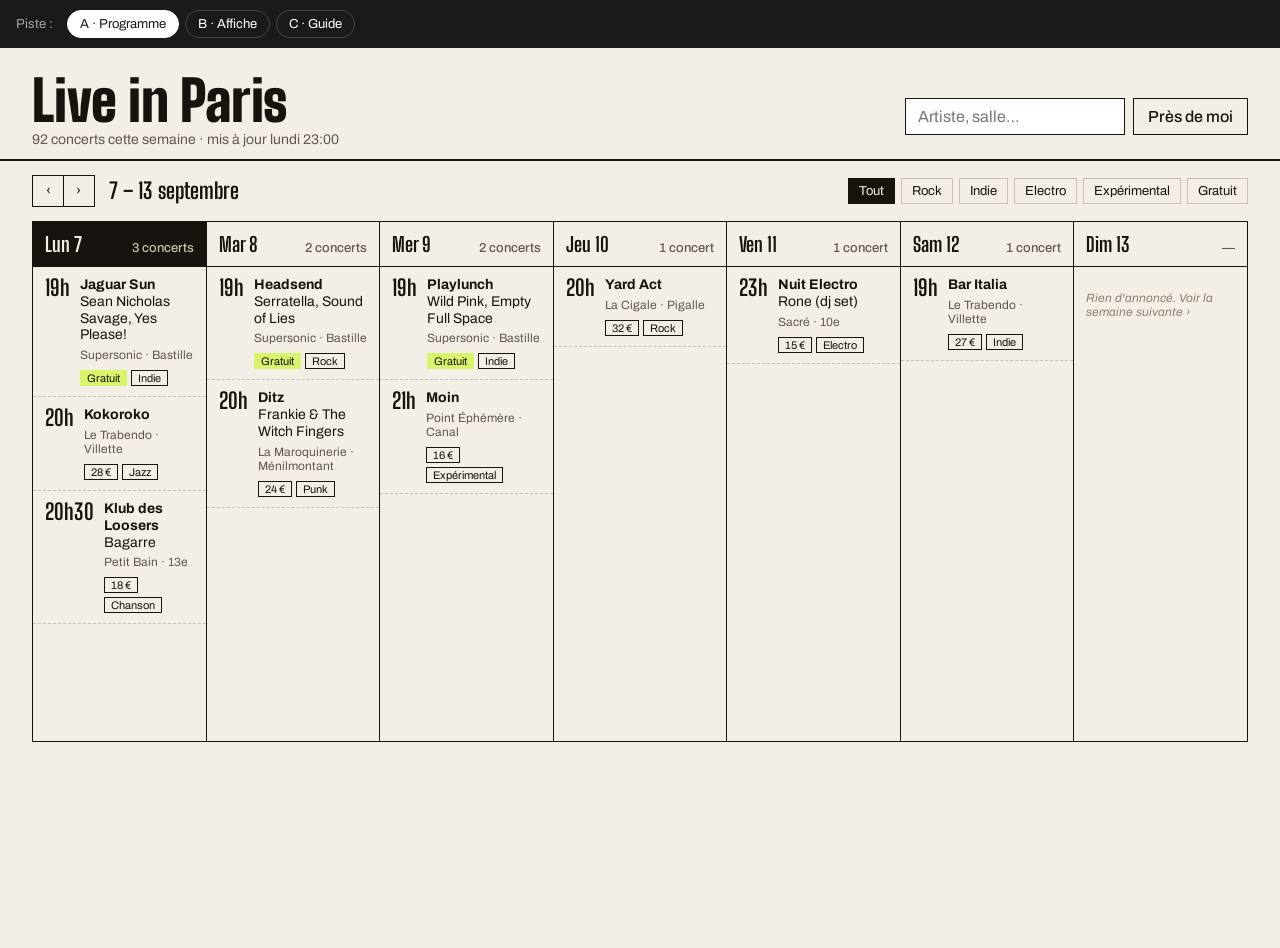
<file: design/live-in-paris-directions.html>
<!doctype html>
<html lang="fr">
<head>
<meta charset="utf-8">
<meta name="viewport" content="width=device-width,initial-scale=1">
<title>Live in Paris — 3 pistes de design</title>
<link rel="preconnect" href="https://fonts.googleapis.com">
<link href="https://fonts.googleapis.com/css2?family=Anton&family=Big+Shoulders+Display:wght@500;700;900&family=Fraunces:opsz,wght@9..144,400;9..144,600;9..144,700&family=Archivo:wdth,wght@75..100,400;75..100,500;75..100,700&display=swap" rel="stylesheet">
<style>
*{box-sizing:border-box;margin:0;padding:0}
html,body{height:100%}
body{font-family:Archivo,system-ui,sans-serif;background:#e9e7e2;color:#1a1a1a}
a{color:inherit;text-decoration:none}
button{font:inherit;cursor:pointer;border:0;background:none;color:inherit}

/* switcher */
.switch{position:sticky;top:0;z-index:50;display:flex;gap:6px;padding:10px 16px;background:#1a1a1a;color:#fff;align-items:center;font-size:13px}
.switch span{opacity:.6;margin-right:8px}
.switch button{padding:6px 12px;border-radius:999px;border:1px solid #444}
.switch button[aria-selected=true]{background:#fff;color:#1a1a1a;border-color:#fff}
.panel{display:none}.panel.on{display:block}
:focus-visible{outline:2px solid #ffb800;outline-offset:2px}

/* =========================================================
   PISTE A — PROGRAMME : agenda hebdo, papier, colonnes par jour
   ========================================================= */
.a{background:#f3efe6;color:#17140f;min-height:100vh;font-family:Archivo,sans-serif}
.a header{display:flex;align-items:baseline;justify-content:space-between;padding:28px 32px 12px;border-bottom:2px solid #17140f}
.a h1{font-family:"Big Shoulders Display",sans-serif;font-weight:900;font-size:56px;line-height:.9;letter-spacing:-.01em}
.a h1 small{display:block;font-family:Archivo;font-weight:400;font-size:14px;letter-spacing:0;margin-top:8px;color:#5f584c}
.a .search{display:flex;gap:8px;align-items:center}
.a .search input{border:1.5px solid #17140f;background:#fff;padding:9px 12px;border-radius:0;width:220px;font:inherit}
.a .search button{border:1.5px solid #17140f;padding:9px 14px;font-weight:500}
.a .weeknav{display:flex;align-items:center;gap:16px;padding:14px 32px;font-size:14px}
.a .weeknav strong{font-family:"Big Shoulders Display";font-size:22px;font-weight:700}
.a .weeknav .arrows button{width:32px;height:32px;border:1.5px solid #17140f;margin-right:-1.5px}
.a .weeknav .genres{margin-left:auto;display:flex;gap:6px}
.a .weeknav .genres button{padding:5px 10px;border:1.5px solid #c9c2b2;font-size:13px}
.a .weeknav .genres button.on{background:#17140f;color:#f3efe6;border-color:#17140f}
.a .grid{display:grid;grid-template-columns:repeat(7,1fr);border-top:1.5px solid #17140f;border-left:1.5px solid #17140f;margin:0 32px 32px}
.a .day{border-right:1.5px solid #17140f;border-bottom:1.5px solid #17140f;min-height:520px;display:flex;flex-direction:column}
.a .day h2{font-family:"Big Shoulders Display";font-weight:700;font-size:20px;padding:10px 12px;border-bottom:1.5px solid #17140f;display:flex;justify-content:space-between;align-items:baseline}
.a .day h2 em{font-style:normal;font-weight:500;font-size:13px;font-family:Archivo;color:#5f584c}
.a .day.today h2{background:#17140f;color:#f3efe6}
.a .day.today h2 em{color:#c9c2b2}
.a .gig{padding:10px 12px;border-bottom:1px dashed #c9c2b2;display:grid;grid-template-columns:auto 1fr;gap:4px 10px;align-items:start}
.a .gig:hover{background:#fff}
.a .gig time{font-family:"Big Shoulders Display";font-weight:700;font-size:22px;line-height:1;grid-row:span 3}
.a .gig .who{font-weight:700;font-size:14px;line-height:1.2}
.a .gig .who span{display:block;font-weight:400}
.a .gig .where{font-size:12px;color:#5f584c}
.a .gig .tag{font-size:11px;display:inline-block;padding:1px 6px;border:1px solid #17140f;margin-top:4px;margin-right:4px}
.a .gig .tag.free{background:#d8f56a;border-color:#d8f56a}
.a .day .empty{padding:24px 12px;font-size:12px;color:#8a8273;font-style:italic}

/* =========================================================
   PISTE B — AFFICHE : sombre, typographie de flyer, un bloc par soir
   ========================================================= */
.b{background:#0d0a0f;color:#f2ecff;min-height:100vh;font-family:Archivo,sans-serif}
.b header{display:flex;justify-content:space-between;align-items:center;padding:20px 40px}
.b .logo{font-family:Anton,sans-serif;font-size:28px;letter-spacing:.04em;text-transform:uppercase}
.b .logo i{font-style:normal;color:#ff4d79}
.b nav{display:flex;gap:4px;background:#1d1722;padding:4px;border-radius:999px}
.b nav button{padding:8px 16px;border-radius:999px;font-size:14px;font-weight:500;color:#b9aecb}
.b nav button.on{background:#f2ecff;color:#0d0a0f}
.b .filters{display:flex;gap:8px;padding:8px 40px 24px;flex-wrap:wrap;font-size:13px}
.b .filters button{padding:6px 12px;border:1px solid #3a2f44;border-radius:999px;color:#b9aecb}
.b .filters button b{color:#f2ecff;font-weight:500;margin-left:6px}
.b .filters button.on{border-color:#ff4d79;color:#ff4d79}
.b .night{display:grid;grid-template-columns:200px 1fr;gap:40px;padding:36px 40px;border-top:1px solid #2a2230}
.b .night .date{font-family:Anton;text-transform:uppercase;line-height:.9;position:sticky;top:60px;align-self:start}
.b .night .date b{display:block;font-size:96px;font-weight:400;letter-spacing:-.02em}
.b .night .date span{display:block;font-size:20px;color:#ff4d79;letter-spacing:.06em}
.b .night .date small{display:block;margin-top:14px;font-family:Archivo;font-size:13px;color:#8d81a0;text-transform:none;letter-spacing:0;line-height:1.4}
.b .bills{display:grid;grid-template-columns:repeat(auto-fill,minmax(300px,1fr));gap:14px}
.b .bill{position:relative;padding:22px 22px 20px;border:1px solid #2a2230;border-radius:6px;background:linear-gradient(180deg,#171220,#0d0a0f);display:flex;flex-direction:column;min-height:230px;transition:transform .12s}
.b .bill:hover{transform:translateY(-2px);border-color:#5a4a6a}
.b .bill .headliner{font-family:Anton;font-size:34px;line-height:.95;text-transform:uppercase;letter-spacing:.01em}
.b .bill .support{font-family:Anton;font-size:18px;text-transform:uppercase;color:#b9aecb;line-height:1.15;margin-top:6px;letter-spacing:.02em}
.b .bill .meta{margin-top:auto;padding-top:18px;display:flex;justify-content:space-between;align-items:flex-end;font-size:13px}
.b .bill .meta .venue{color:#f2ecff;font-weight:500}
.b .bill .meta .venue small{display:block;color:#8d81a0;font-weight:400;margin-top:2px}
.b .bill .price{font-family:Anton;font-size:22px;color:#d8f56a}
.b .bill .price.paid{color:#f2ecff}
.b .bill .genre{position:absolute;top:14px;right:14px;font-size:11px;letter-spacing:.08em;text-transform:uppercase;color:#8d81a0}
.b .bill.hot{border-color:#ff4d79}
.b .bill.hot .genre{color:#ff4d79}

/* =========================================================
   PISTE C — GUIDE : chaleureux, lignes billet, carte à droite
   ========================================================= */
.c{background:#fbf7f1;color:#2b1f1a;min-height:100vh;font-family:Archivo,sans-serif}
.c header{padding:26px 36px 0;display:flex;justify-content:space-between;align-items:flex-end}
.c h1{font-family:Fraunces,serif;font-weight:700;font-size:38px;letter-spacing:-.02em;font-variation-settings:"opsz" 144}
.c h1 small{display:block;font-family:Archivo;font-size:14px;font-weight:400;color:#7a6a60;margin-top:2px}
.c .seg{display:flex;border:1.5px solid #2b1f1a;border-radius:8px;overflow:hidden}
.c .seg button{padding:8px 14px;font-size:14px;border-right:1.5px solid #2b1f1a}
.c .seg button:last-child{border-right:0}
.c .seg button.on{background:#2b1f1a;color:#fbf7f1}
.c .wrap{display:grid;grid-template-columns:1fr 340px;gap:32px;padding:20px 36px 40px}
.c .chips{display:flex;gap:8px;flex-wrap:wrap;margin-bottom:8px;font-size:13px}
.c .chips button{padding:6px 11px;border-radius:8px;background:#efe7db;color:#5a4a40}
.c .chips button.on{background:#e0512f;color:#fff}
.c .chips button.ghost{background:none;border:1.5px dashed #c8b9a9}
.c .dayhead{font-family:Fraunces,serif;font-size:22px;font-weight:600;margin:26px 0 8px;position:sticky;top:40px;background:#fbf7f1;padding:8px 0;display:flex;align-items:baseline;gap:10px;z-index:2}
.c .dayhead span{font-family:Archivo;font-size:13px;font-weight:400;color:#7a6a60}
.c .row{display:grid;grid-template-columns:64px 1fr auto;gap:16px;align-items:center;padding:14px 16px;border-radius:12px;background:#fff;border:1px solid #eee4d8;margin-bottom:8px}
.c .row:hover{border-color:#e0512f}
.c .row time{font-family:Fraunces,serif;font-size:26px;font-weight:600;font-variation-settings:"opsz" 144;line-height:1}
.c .row .who{font-weight:700;font-size:16px;line-height:1.25}
.c .row .who span{display:block;font-weight:400;color:#5a4a40;font-size:14px;margin-top:2px}
.c .row .venue{display:inline-flex;align-items:center;gap:6px;margin-top:8px;font-size:13px;color:#5a4a40}
.c .row .venue i{width:10px;height:10px;border-radius:50%;display:inline-block}
.c .row .right{text-align:right;font-size:13px;color:#7a6a60}
.c .row .right b{display:block;font-size:16px;color:#2b1f1a;font-family:Fraunces,serif;font-weight:600}
.c .row .right .free{color:#1f8a4c}
.c .row .right .save{margin-top:8px;display:inline-block;padding:5px 10px;border-radius:6px;border:1.5px solid #2b1f1a;font-size:12px;font-weight:500}
.c aside{position:sticky;top:60px;align-self:start}
.c .map{height:300px;border-radius:14px;background:
  radial-gradient(circle at 62% 45%,#e0512f 0 6px,transparent 7px),
  radial-gradient(circle at 40% 62%,#2e6fd9 0 6px,transparent 7px),
  radial-gradient(circle at 70% 70%,#1f8a4c 0 6px,transparent 7px),
  radial-gradient(circle at 30% 30%,#b8862d 0 6px,transparent 7px),
  repeating-linear-gradient(45deg,#f1e9de 0 14px,#ece2d4 14px 16px),#f1e9de;
  border:1px solid #eee4d8;position:relative}
.c .map em{position:absolute;bottom:10px;left:12px;font-size:12px;color:#7a6a60;font-style:normal;background:#fff;padding:3px 8px;border-radius:6px}
.c .legend{margin-top:14px;font-size:13px}
.c .legend h3{font-family:Fraunces,serif;font-size:16px;font-weight:600;margin-bottom:8px}
.c .legend li{list-style:none;display:flex;justify-content:space-between;padding:7px 0;border-bottom:1px solid #eee4d8}
.c .legend li i{width:10px;height:10px;border-radius:50%;display:inline-block;margin-right:8px}
.c .legend li span{color:#7a6a60}

@media (max-width:900px){
  .a .grid{grid-template-columns:1fr 1fr}.a .day{min-height:0}
  .b .night{grid-template-columns:1fr}.b .night .date{position:static}.b .night .date b{font-size:64px}
  .c .wrap{grid-template-columns:1fr}.c aside{position:static}
}
@media (prefers-reduced-motion:reduce){.b .bill{transition:none}}
</style>
</head>
<body>

<div class="switch" role="tablist">
  <span>Piste :</span>
  <button role="tab" aria-selected="true" data-p="a">A · Programme</button>
  <button role="tab" aria-selected="false" data-p="b">B · Affiche</button>
  <button role="tab" aria-selected="false" data-p="c">C · Guide</button>
</div>

<!-- ============================ A ============================ -->
<section class="panel a on" id="pa">
  <header>
    <h1>Live in Paris<small>92 concerts cette semaine · mis à jour lundi 23:00</small></h1>
    <div class="search"><input placeholder="Artiste, salle…"><button>Près de moi</button></div>
  </header>
  <div class="weeknav">
    <div class="arrows"><button aria-label="Semaine précédente">‹</button><button aria-label="Semaine suivante">›</button></div>
    <strong>7 – 13 septembre</strong>
    <div class="genres">
      <button class="on">Tout</button><button>Rock</button><button>Indie</button><button>Electro</button><button>Expérimental</button><button>Gratuit</button>
    </div>
  </div>
  <div class="grid">
    <div class="day today"><h2>Lun 7<em>3 concerts</em></h2>
      <div class="gig"><time>19h</time><div class="who">Jaguar Sun<span>Sean Nicholas Savage, Yes Please!</span></div><div class="where">Supersonic · Bastille</div><div><span class="tag free">Gratuit</span><span class="tag">Indie</span></div></div>
      <div class="gig"><time>20h</time><div class="who">Kokoroko<span></span></div><div class="where">Le Trabendo · Villette</div><div><span class="tag">28 €</span><span class="tag">Jazz</span></div></div>
      <div class="gig"><time>20h30</time><div class="who">Klub des Loosers<span>Bagarre</span></div><div class="where">Petit Bain · 13e</div><div><span class="tag">18 €</span><span class="tag">Chanson</span></div></div>
    </div>
    <div class="day"><h2>Mar 8<em>2 concerts</em></h2>
      <div class="gig"><time>19h</time><div class="who">Headsend<span>Serratella, Sound of Lies</span></div><div class="where">Supersonic · Bastille</div><div><span class="tag free">Gratuit</span><span class="tag">Rock</span></div></div>
      <div class="gig"><time>20h</time><div class="who">Ditz<span>Frankie & The Witch Fingers</span></div><div class="where">La Maroquinerie · Ménilmontant</div><div><span class="tag">24 €</span><span class="tag">Punk</span></div></div>
    </div>
    <div class="day"><h2>Mer 9<em>2 concerts</em></h2>
      <div class="gig"><time>19h</time><div class="who">Playlunch<span>Wild Pink, Empty Full Space</span></div><div class="where">Supersonic · Bastille</div><div><span class="tag free">Gratuit</span><span class="tag">Indie</span></div></div>
      <div class="gig"><time>21h</time><div class="who">Moin<span></span></div><div class="where">Point Éphémère · Canal</div><div><span class="tag">16 €</span><span class="tag">Expérimental</span></div></div>
    </div>
    <div class="day"><h2>Jeu 10<em>1 concert</em></h2>
      <div class="gig"><time>20h</time><div class="who">Yard Act<span></span></div><div class="where">La Cigale · Pigalle</div><div><span class="tag">32 €</span><span class="tag">Rock</span></div></div>
    </div>
    <div class="day"><h2>Ven 11<em>1 concert</em></h2>
      <div class="gig"><time>23h</time><div class="who">Nuit Electro<span>Rone (dj set)</span></div><div class="where">Sacré · 10e</div><div><span class="tag">15 €</span><span class="tag">Electro</span></div></div>
    </div>
    <div class="day"><h2>Sam 12<em>1 concert</em></h2>
      <div class="gig"><time>19h</time><div class="who">Bar Italia<span></span></div><div class="where">Le Trabendo · Villette</div><div><span class="tag">27 €</span><span class="tag">Indie</span></div></div>
    </div>
    <div class="day"><h2>Dim 13<em>—</em></h2><div class="empty">Rien d'annoncé. Voir la semaine suivante ›</div></div>
  </div>
</section>

<!-- ============================ B ============================ -->
<section class="panel b" id="pb">
  <header>
    <div class="logo">Live <i>in</i> Paris</div>
    <nav><button class="on">Ce soir</button><button>Cette semaine</button><button>Week-end</button><button>30 jours</button><button>Tout</button></nav>
    <div style="font-size:13px;color:#8d81a0">92 concerts</div>
  </header>
  <div class="filters">
    <button class="on">Tout <b>92</b></button><button>Rock <b>67</b></button><button>Indie <b>70</b></button><button>Expérimental <b>12</b></button><button>Electro <b>6</b></button><button>Gratuit <b>31</b></button><button>Près de moi</button>
  </div>

  <div class="night">
    <div class="date"><span>Lundi</span><b>7</b><span>Sept.</span><small>3 concerts<br>dont 1 gratuit</small></div>
    <div class="bills">
      <article class="bill hot"><span class="genre">Indie</span><div class="headliner">Jaguar Sun</div><div class="support">Sean Nicholas Savage<br>Yes Please!</div><div class="meta"><div class="venue">Supersonic<small>19:00 · Bastille</small></div><div class="price">Gratuit</div></div></article>
      <article class="bill"><span class="genre">Jazz</span><div class="headliner">Kokoroko</div><div class="support">&nbsp;</div><div class="meta"><div class="venue">Le Trabendo<small>20:00 · Villette</small></div><div class="price paid">28 €</div></div></article>
      <article class="bill"><span class="genre">Chanson</span><div class="headliner">Klub des Loosers</div><div class="support">Bagarre</div><div class="meta"><div class="venue">Petit Bain<small>20:30 · 13e</small></div><div class="price paid">18 €</div></div></article>
    </div>
  </div>
  <div class="night">
    <div class="date"><span>Mardi</span><b>8</b><span>Sept.</span><small>2 concerts</small></div>
    <div class="bills">
      <article class="bill"><span class="genre">Rock</span><div class="headliner">Headsend</div><div class="support">Serratella<br>Sound of Lies</div><div class="meta"><div class="venue">Supersonic<small>19:00 · Bastille</small></div><div class="price">Gratuit</div></div></article>
      <article class="bill"><span class="genre">Punk</span><div class="headliner">Ditz</div><div class="support">Frankie & The Witch Fingers</div><div class="meta"><div class="venue">La Maroquinerie<small>20:00 · Ménilmontant</small></div><div class="price paid">24 €</div></div></article>
    </div>
  </div>
  <div class="night">
    <div class="date"><span>Mercredi</span><b>9</b><span>Sept.</span><small>2 concerts</small></div>
    <div class="bills">
      <article class="bill"><span class="genre">Indie</span><div class="headliner">Playlunch</div><div class="support">Wild Pink<br>Empty Full Space</div><div class="meta"><div class="venue">Supersonic<small>19:00 · Bastille</small></div><div class="price">Gratuit</div></div></article>
      <article class="bill"><span class="genre">Expérimental</span><div class="headliner">Moin</div><div class="support">&nbsp;</div><div class="meta"><div class="venue">Point Éphémère<small>21:00 · Canal St-Martin</small></div><div class="price paid">16 €</div></div></article>
    </div>
  </div>
</section>

<!-- ============================ C ============================ -->
<section class="panel c" id="pc">
  <header>
    <h1>Live in Paris<small>Concerts à venir · 92 dates · mis à jour lundi soir</small></h1>
    <div class="seg"><button class="on">Cette semaine</button><button>Semaine pro</button><button>30 jours</button><button>Tout</button></div>
  </header>
  <div class="wrap">
    <main>
      <div class="chips">
        <button class="on">Tous les genres</button><button>Rock</button><button>Indie</button><button>Electro</button><button>Expérimental</button><button>Gratuit</button><button class="ghost">+ Salle</button><button class="ghost">Près de moi</button>
      </div>

      <div class="dayhead">Lundi 7 septembre <span>aujourd'hui · 3 concerts</span></div>
      <div class="row"><time>19h</time><div><div class="who">Jaguar Sun<span>avec Sean Nicholas Savage, Yes Please!</span></div><div class="venue"><i style="background:#e0512f"></i>Supersonic · Bastille · 12 min</div></div><div class="right"><b class="free">Gratuit</b>Rock, indie<br><span class="save">Enregistrer</span></div></div>
      <div class="row"><time>20h</time><div><div class="who">Kokoroko</div><div class="venue"><i style="background:#2e6fd9"></i>Le Trabendo · Villette · 25 min</div></div><div class="right"><b>28 €</b>Jazz<br><span class="save">Enregistrer</span></div></div>
      <div class="row"><time>20h30</time><div><div class="who">Klub des Loosers<span>avec Bagarre</span></div><div class="venue"><i style="background:#1f8a4c"></i>Petit Bain · 13e · 18 min</div></div><div class="right"><b>18 €</b>Chanson<br><span class="save">Enregistrer</span></div></div>

      <div class="dayhead">Mardi 8 septembre <span>2 concerts</span></div>
      <div class="row"><time>19h</time><div><div class="who">Headsend<span>avec Serratella, Sound of Lies</span></div><div class="venue"><i style="background:#e0512f"></i>Supersonic · Bastille · 12 min</div></div><div class="right"><b class="free">Gratuit</b>Rock, indie<br><span class="save">Enregistrer</span></div></div>
      <div class="row"><time>20h</time><div><div class="who">Ditz<span>avec Frankie & The Witch Fingers</span></div><div class="venue"><i style="background:#b8862d"></i>La Maroquinerie · Ménilmontant · 9 min</div></div><div class="right"><b>24 €</b>Punk<br><span class="save">Enregistrer</span></div></div>

      <div class="dayhead">Mercredi 9 septembre <span>2 concerts</span></div>
      <div class="row"><time>19h</time><div><div class="who">Playlunch<span>avec Wild Pink, Empty Full Space</span></div><div class="venue"><i style="background:#e0512f"></i>Supersonic · Bastille · 12 min</div></div><div class="right"><b class="free">Gratuit</b>Rock, indie<br><span class="save">Enregistrer</span></div></div>
      <div class="row"><time>21h</time><div><div class="who">Moin</div><div class="venue"><i style="background:#2e6fd9"></i>Point Éphémère · Canal Saint-Martin · 20 min</div></div><div class="right"><b>16 €</b>Expérimental<br><span class="save">Enregistrer</span></div></div>
    </main>
    <aside>
      <div class="map"><em>Salles de la semaine · carte</em></div>
      <div class="legend">
        <h3>Par salle</h3>
        <ul>
          <li><span style="color:#2b1f1a"><i style="background:#e0512f"></i>Supersonic</span><span>3 · 12 min</span></li>
          <li><span style="color:#2b1f1a"><i style="background:#2e6fd9"></i>Le Trabendo</span><span>2 · 25 min</span></li>
          <li><span style="color:#2b1f1a"><i style="background:#b8862d"></i>La Maroquinerie</span><span>1 · 9 min</span></li>
          <li><span style="color:#2b1f1a"><i style="background:#1f8a4c"></i>Petit Bain</span><span>1 · 18 min</span></li>
        </ul>
      </div>
    </aside>
  </div>
</section>

<script>
document.querySelectorAll('.switch button').forEach(b=>b.addEventListener('click',()=>{
  document.querySelectorAll('.switch button').forEach(x=>x.setAttribute('aria-selected',x===b));
  document.querySelectorAll('.panel').forEach(p=>p.classList.toggle('on',p.id==='p'+b.dataset.p));
  window.scrollTo(0,0);
}));
</script>
</body>
</html>
</file>
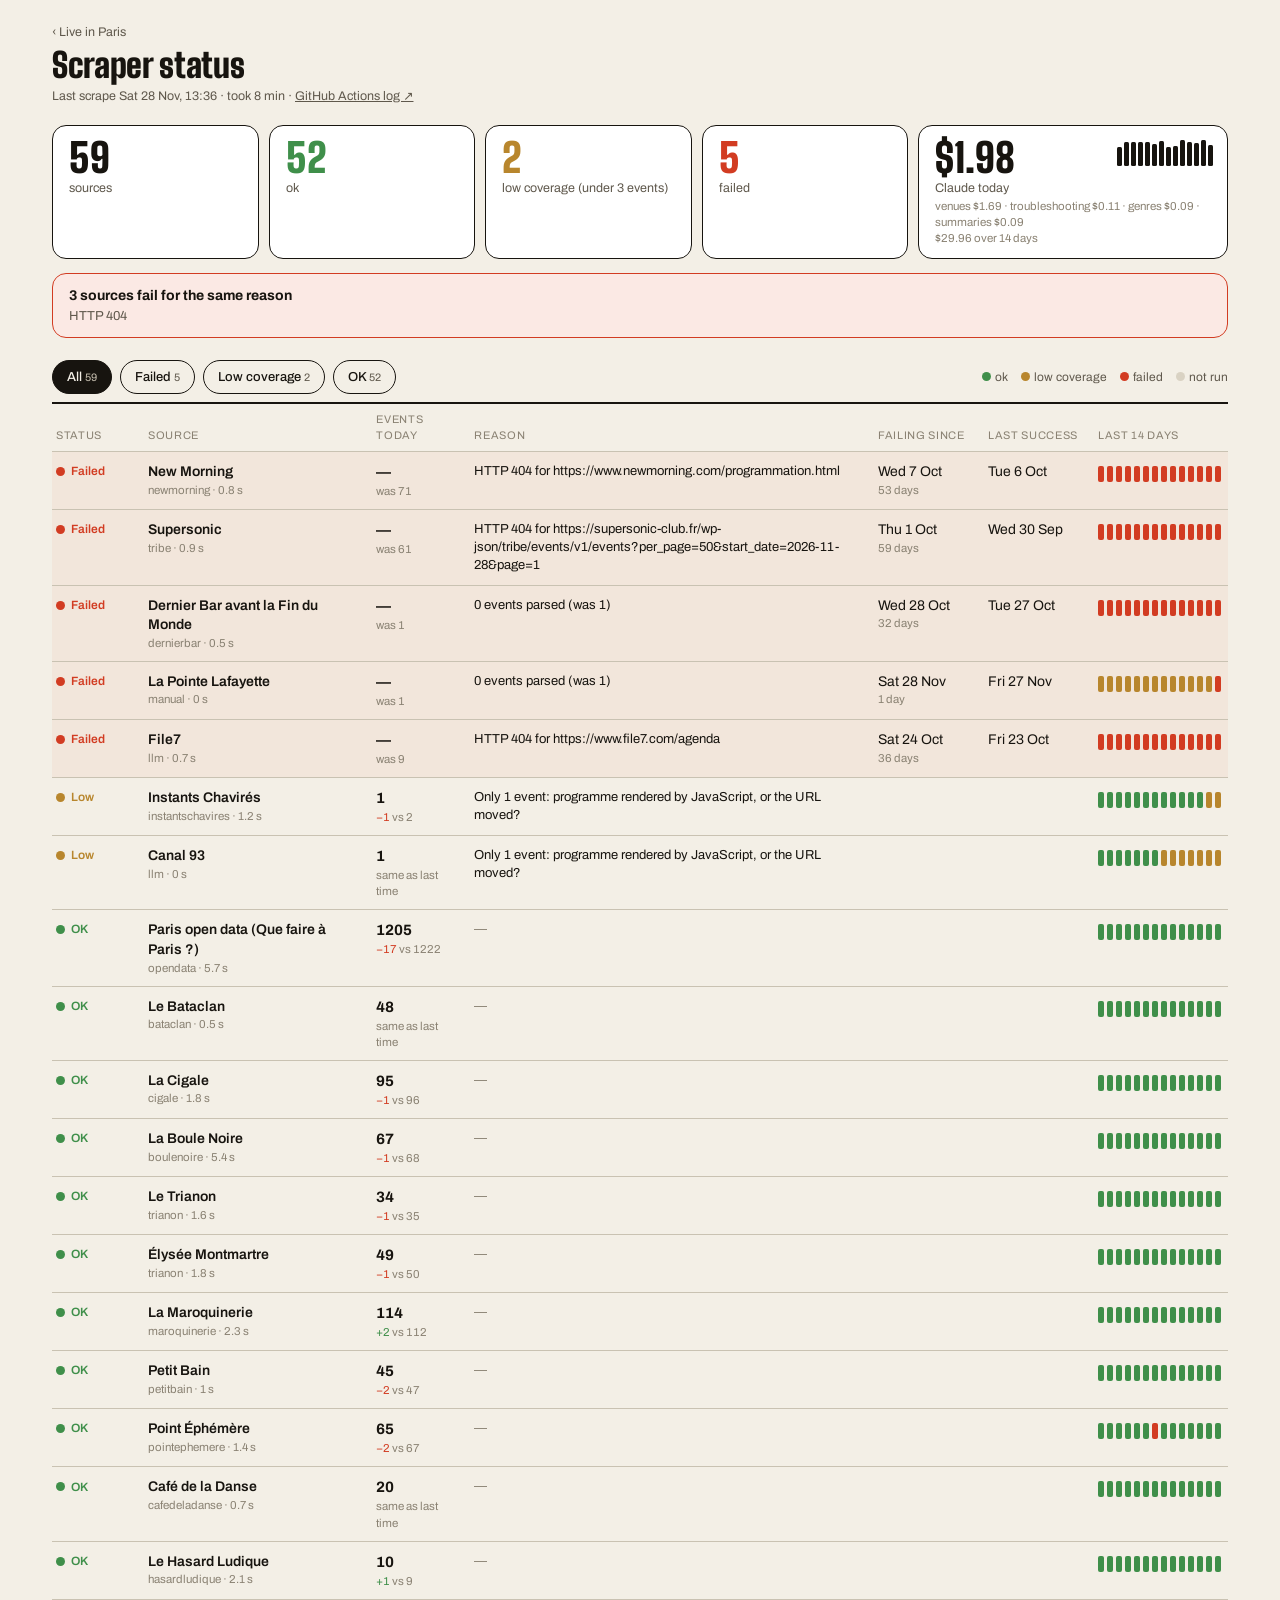
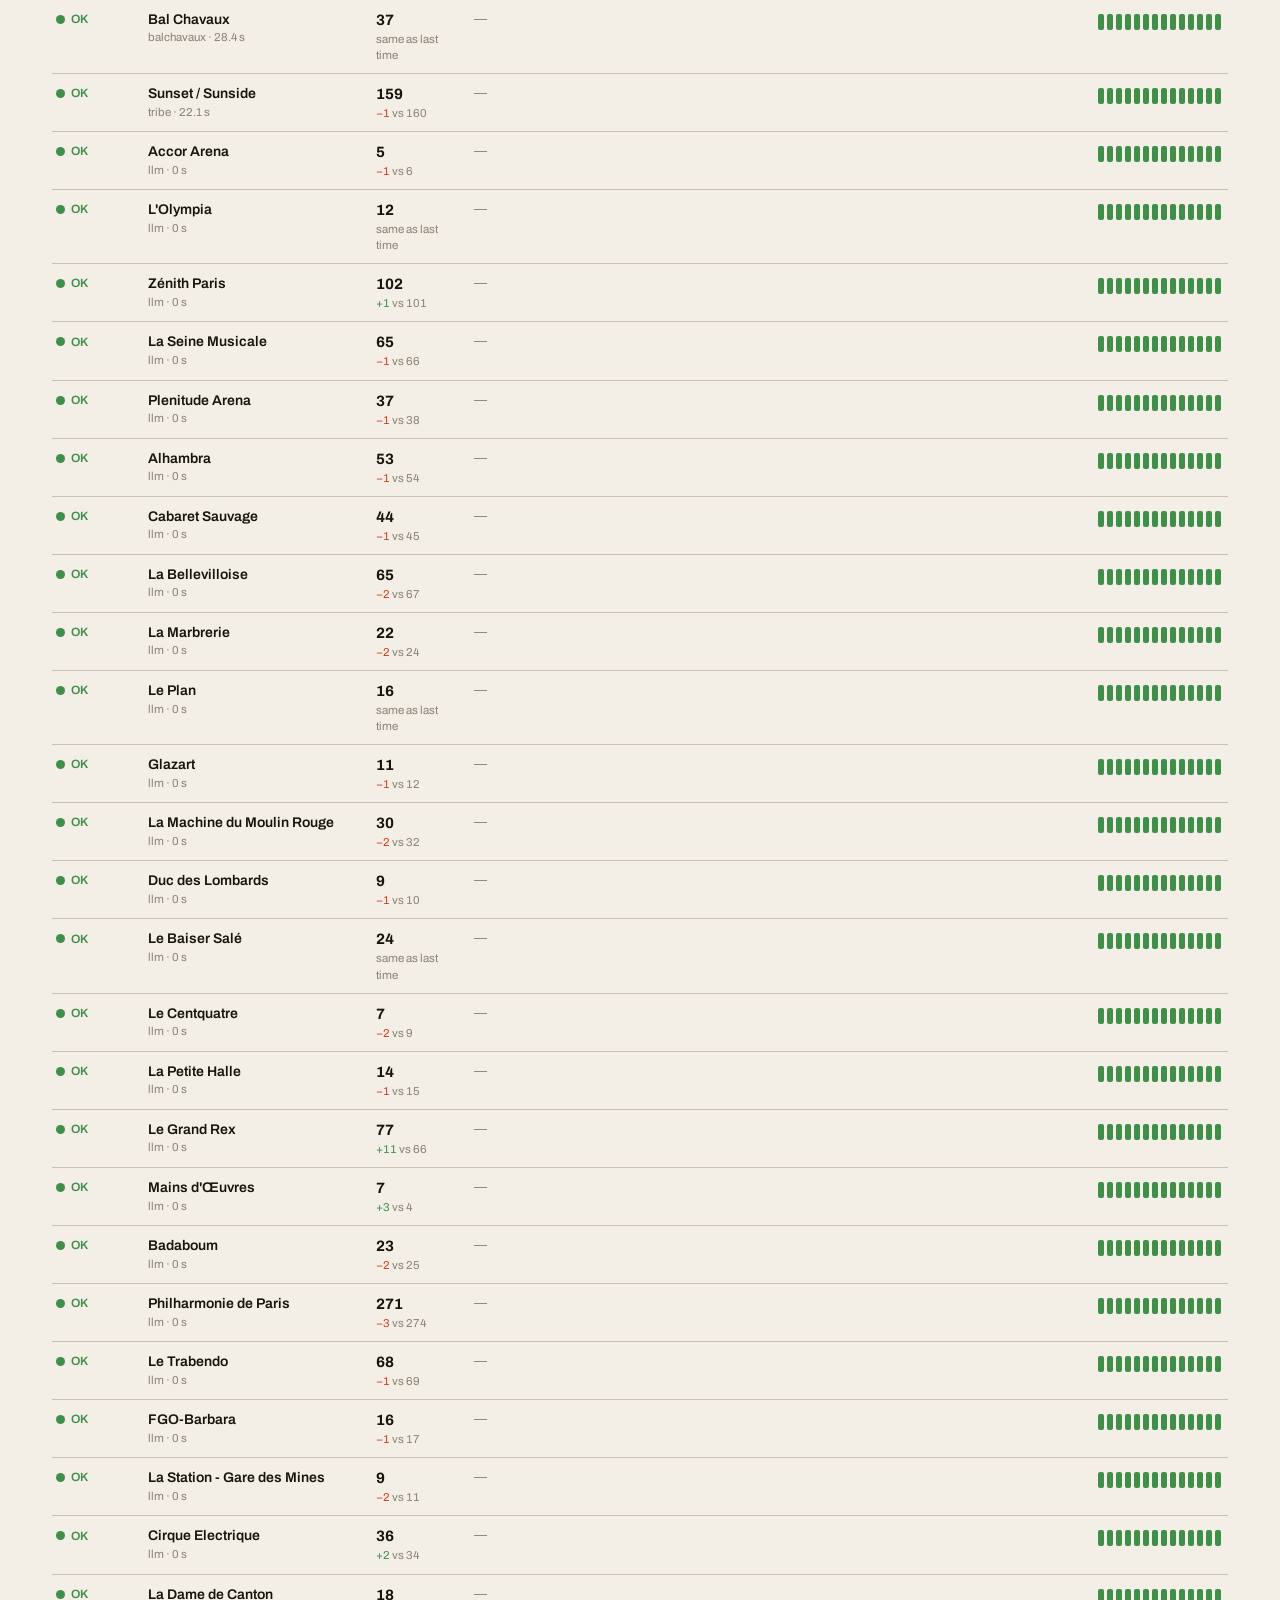
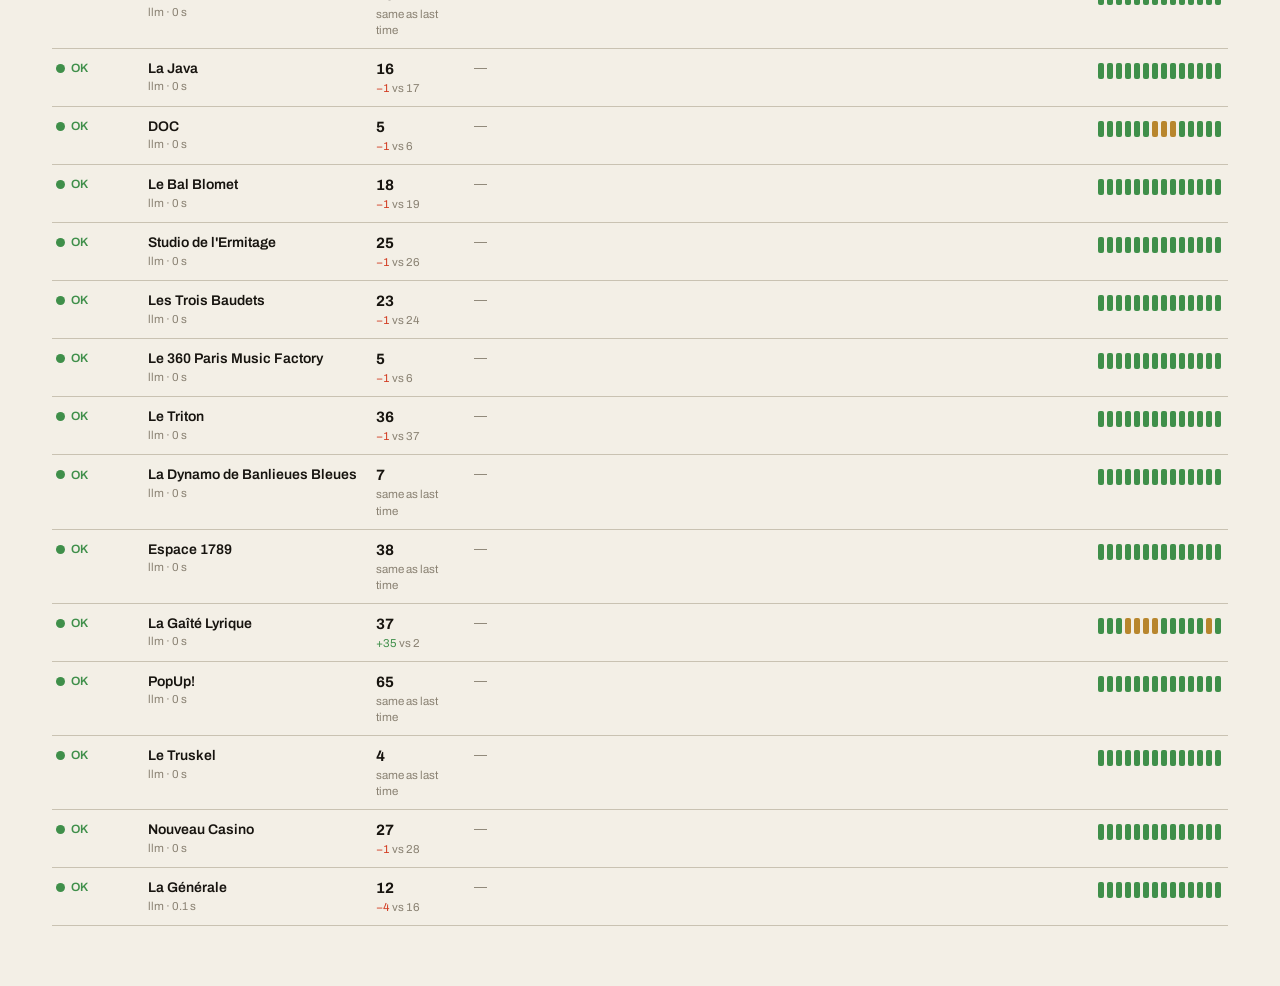
<file: web/status.html>
<!doctype html>
<html lang="en">
<head>
<meta charset="utf-8">
<meta name="viewport" content="width=device-width, initial-scale=1">
<meta name="robots" content="noindex">
<title>Scraper status — Live in Paris</title>
<link rel="preconnect" href="https://fonts.googleapis.com">
<link rel="preconnect" href="https://fonts.gstatic.com" crossorigin>
<link href="https://fonts.googleapis.com/css2?family=Big+Shoulders+Display:wght@500;700;900&family=Archivo:wdth,wght@75..100,400;75..100,500;75..100,600;75..100,700&display=swap" rel="stylesheet">
<link rel="stylesheet" href="status.css?v=1">
</head>
<body>
<header class="top">
  <a class="home" href="./">‹ Live in Paris</a>
  <h1>Scraper status</h1>
  <p class="meta" id="meta">Loading…</p>
</header>
<main>
  <section class="tiles" id="tiles"></section>
  <div id="cause"></div>
  <div class="bar">
    <div class="filters" id="filters" role="group" aria-label="Filter the sources"></div>
    <span class="legend"><i class="dot ok"></i>ok <i class="dot low"></i>low coverage <i class="dot failed"></i>failed <i class="dot none"></i>not run</span>
  </div>
  <div class="rows" id="rows"></div>
  <section id="fixes"></section>
</main>
<script src="status.js?v=1"></script>
</body>
</html>
</file>
<file: web/status/status.css>
/* Scraper status page (REM-45): the paper and ink of the programme, one row per source. */
:root {
  --paper: #f3efe6; --paper2: #ece2d4; --white: #fff;
  --ink: #17140f; --muted: #5f584c; --faint: #8a8273; --line: #c9c2b2;
  --ok: #3f8f4a; --low: #b8862d; --failed: #d23c22; --none: #d9d2c3;
  --display: "Big Shoulders Display", "Arial Narrow", Impact, sans-serif;
  --body: Archivo, system-ui, -apple-system, "Segoe UI", sans-serif;
}
* { box-sizing: border-box; }
html, body { margin: 0; background: var(--paper); color: var(--ink); font: 14px/1.4 var(--body); }
a { color: inherit; }
button { font: inherit; color: inherit; cursor: pointer; }
:focus-visible { outline: 2px solid var(--low); outline-offset: 2px; }
.top, main { max-width: 1240px; margin: 0 auto; padding: 0 32px; }
.top { padding-top: 22px; }
h1 { margin: 6px 0 0; font-family: var(--display); font-weight: 900; font-size: 34px; line-height: 1; letter-spacing: -.01em; }
.meta { margin: 6px 0 0; color: var(--muted); font-size: 12.5px; }
main { padding-bottom: 60px; }

.tiles { display: grid; grid-template-columns: repeat(4, minmax(0, 1fr)) minmax(0, 1.5fr); gap: 10px; margin-top: 20px; }
.tile { border: 1.5px solid var(--ink); border-radius: 14px; padding: 12px 16px; background: var(--white); }
.tile b { display: block; font-family: var(--display); font-weight: 900; font-size: 40px; line-height: 1; }
.tile span { font-size: 12.5px; color: var(--muted); }
.tile.failed b { color: var(--failed); }
.tile.low b { color: var(--low); }
.tile.ok b { color: var(--ok); }
.tile.cost { position: relative; }
.tile small { display: block; font-size: 11.5px; color: var(--faint); overflow-wrap: anywhere; }
.bars { position: absolute; right: 14px; top: 14px; display: flex; align-items: flex-end; gap: 2px; height: 26px; }
.bars i { width: 5px; border-radius: 1.5px; background: var(--ink); }
.bars i.none { height: 2px; background: var(--none); }

.cause { margin-top: 14px; padding: 12px 16px; border-radius: 14px; border: 1.5px solid var(--failed); background: #fbe9e4; }
.cause b { display: block; }
.cause span { color: var(--muted); font-size: 13px; overflow-wrap: anywhere; }

/* charts (REM-68): cost and sources over time */
.trends { display: grid; grid-template-columns: minmax(0, 1.25fr) minmax(0, 1fr); gap: 10px; margin-top: 10px; }
.trends[hidden] { display: none; }
.card { border: 1.5px solid var(--ink); border-radius: 14px; padding: 14px 16px 10px; background: var(--white); min-width: 0; display: flex; flex-direction: column; }
.card header { display: flex; align-items: center; justify-content: space-between; gap: 8px 14px; flex-wrap: wrap; min-height: 30px; }
.card h2 { margin: 0; font-family: var(--display); font-weight: 900; font-size: 22px; line-height: 1; }
.seg { display: flex; border: 1.5px solid var(--ink); border-radius: 999px; overflow: hidden; }
.seg button { height: 27px; padding: 0 12px; border: 0; background: none; font-size: 12.5px; font-weight: 500; }
.seg button[aria-pressed="true"] { background: var(--ink); color: var(--paper); }
.keys { font-size: 12px; color: var(--muted); white-space: nowrap; }
.key { display: inline-block; width: 14px; height: 2px; border-radius: 1px; background: var(--ink); vertical-align: middle; margin: 0 5px 0 10px; }
.key.ok { background: var(--ok); }
.stats { display: flex; flex-wrap: wrap; gap: 8px 26px; margin: 12px 0 6px; }
.stat b { display: block; font-family: var(--display); font-weight: 900; font-size: 28px; line-height: 1; }
.stat span { font-size: 12.5px; color: var(--muted); }
.stat small { display: block; font-size: 11.5px; color: var(--faint); }
.plot { position: relative; margin-top: auto; }
.plot svg { display: block; touch-action: pan-y; }
.plot .grid { stroke: #e9e4d8; stroke-width: 1; }
.plot .grid.base { stroke: var(--line); }
.plot .tick { font: 11px var(--body); fill: var(--faint); font-variant-numeric: tabular-nums; }
.plot .col { fill: var(--ink); }
.plot .col.none { fill: var(--none); }
.plot svg.hover .col:not(.on):not(.none) { opacity: .4; }
.plot .line { fill: none; stroke: var(--ink); stroke-width: 2; stroke-linejoin: round; stroke-linecap: round; }
.plot .line.ok { stroke: var(--ok); }
.tip i { filter: brightness(1.35); }
.plot .wash { fill: var(--ink); opacity: .08; }
.plot .dot { stroke: var(--white); stroke-width: 2; }
.plot .cross { stroke: var(--faint); stroke-width: 1; }
.plot .empty { padding: 40px 0; }
.tip { position: absolute; z-index: 2; pointer-events: none; padding: 8px 10px; border-radius: 8px; background: var(--ink); color: var(--paper); font-size: 12px; white-space: nowrap; }
.tip b { display: block; margin-bottom: 3px; font-weight: 500; color: var(--line); }
.tip div { display: flex; align-items: center; gap: 6px; }
.tip i { width: 10px; height: 3px; border-radius: 1px; }
.tip strong { font-weight: 700; font-variant-numeric: tabular-nums; }
.tip span { color: var(--line); }
.note { order: 1; margin: 2px 0 4px; font-size: 11.5px; color: var(--faint); }
.note:empty { display: none; }
#figures { grid-column: 1 / -1; font-size: 12.5px; }
#figures summary { cursor: pointer; color: var(--muted); width: fit-content; }
.tables { display: grid; grid-template-columns: minmax(0, 1fr) minmax(0, 1.25fr); gap: 10px 28px; align-items: start; margin-top: 8px; max-height: 320px; overflow: auto; }
table { border-collapse: collapse; width: 100%; font-variant-numeric: tabular-nums; }
caption { text-align: left; font-weight: 600; padding-bottom: 4px; }
th, td { text-align: right; padding: 4px 8px; border-bottom: 1px solid var(--line); }
th:first-child, td:first-child { text-align: left; padding-left: 0; }
th { font-size: 11px; font-weight: 400; text-transform: uppercase; letter-spacing: .06em; color: var(--faint); }
.na { color: var(--faint); }

.bar { display: flex; align-items: center; justify-content: space-between; gap: 10px 20px; flex-wrap: wrap; margin: 22px 0 8px; }
.filters { display: flex; gap: 8px; flex-wrap: wrap; }
.filters button { height: 34px; padding: 0 14px; border-radius: 999px; border: 1.5px solid var(--ink); background: none; font-weight: 500; font-size: 13px; white-space: nowrap; }
.filters button small { color: var(--muted); font-weight: 400; }
.filters button[aria-pressed="true"] { background: var(--ink); color: var(--paper); }
.filters button[aria-pressed="true"] small { color: var(--line); }
.legend { font-size: 12px; color: var(--muted); white-space: nowrap; }
.legend .dot { margin: 0 4px 0 10px; }
.dot { display: inline-block; width: 9px; height: 9px; border-radius: 50%; background: var(--none); vertical-align: baseline; }
.dot.ok { background: var(--ok); } .dot.low { background: var(--low); } .dot.failed { background: var(--failed); }

/* one grid per row so the phone can restack the cells */
.rows { border-top: 2px solid var(--ink); }
.row, .head { display: grid; grid-template-columns: 78px minmax(130px, 1.1fr) 84px minmax(160px, 2fr) 96px 96px 126px; gap: 4px 14px; align-items: start; padding: 10px 4px; border-bottom: 1px solid var(--line); }
.head { font-size: 11px; text-transform: uppercase; letter-spacing: .06em; color: var(--faint); padding: 8px 4px; align-items: end; }
.row.failed { background: rgba(210, 60, 34, .05); }
.badge { display: inline-flex; align-items: center; gap: 6px; font-size: 12px; font-weight: 600; white-space: nowrap; }
.badge.failed { color: var(--failed); } .badge.low { color: var(--low); } .badge.ok { color: var(--ok); }
.src a { font-weight: 600; text-decoration: none; }
.src a:hover { text-decoration: underline; }
.src small, .cell small { display: block; color: var(--faint); font-size: 11.5px; }
.num { font-variant-numeric: tabular-nums; }
.num b { font-size: 15px; }
.down { color: var(--failed); } .up { color: var(--ok); }
.why { color: var(--ink); font-size: 13px; overflow-wrap: anywhere; }
.why.none { color: var(--faint); }
.days { display: flex; gap: 3px; align-items: center; padding-top: 4px; }
.days i { flex: none; width: 6px; height: 16px; border-radius: 2px; background: var(--none); }
.days i.ok { background: var(--ok); } .days i.low { background: var(--low); } .days i.failed { background: var(--failed); }
.empty { padding: 30px 4px; color: var(--muted); }
.lab { display: none; }

#fixes h2 { margin: 34px 0 8px; font-family: var(--display); font-weight: 900; font-size: 24px; }
.fix { padding: 10px 4px; border-top: 1px solid var(--line); font-size: 13px; }
.fix small { color: var(--muted); }

@media (max-width: 860px) {
  .top, main { padding-left: 16px; padding-right: 16px; }
  .tiles { grid-template-columns: repeat(2, minmax(0, 1fr)); }
  .tile.cost { grid-column: 1 / -1; }
  .tile b { font-size: 32px; }
  .trends, .tables { grid-template-columns: minmax(0, 1fr); }
  .stat b { font-size: 24px; }
  .legend { display: none; }
  .head { display: none; }
  .row { grid-template-columns: 1fr auto; gap: 4px 12px; padding: 12px 2px; }
  .row .st { grid-column: 2; grid-row: 1; text-align: right; }
  .row .src { grid-column: 1; grid-row: 1; min-width: 0; }
  .row .why { grid-column: 1 / -1; }
  .row .why.none { display: none; }
  .row .num, .row .since, .row .last { grid-column: 1 / -1; display: flex; gap: 6px; align-items: baseline; font-size: 12.5px; }
  .row .since:empty, .row .last:empty { display: none; }
  .row .cell small { display: inline; }
  .row .src small { display: block; }
  .row .days { grid-column: 1 / -1; }
  .lab { display: inline; color: var(--faint); font-size: 11.5px; min-width: 92px; }
  .num b { font-size: 13px; }
}
</file>
<file: web/status.css>
/* Scraper status page (REM-45): the paper and ink of the programme, one row per source. */
:root {
  --paper: #f3efe6; --paper2: #ece2d4; --white: #fff;
  --ink: #17140f; --muted: #5f584c; --faint: #8a8273; --line: #c9c2b2;
  --ok: #3f8f4a; --low: #b8862d; --failed: #d23c22; --none: #d9d2c3;
  --display: "Big Shoulders Display", "Arial Narrow", Impact, sans-serif;
  --body: Archivo, system-ui, -apple-system, "Segoe UI", sans-serif;
}
* { box-sizing: border-box; }
html, body { margin: 0; background: var(--paper); color: var(--ink); font: 14px/1.4 var(--body); }
a { color: inherit; }
button { font: inherit; color: inherit; cursor: pointer; }
:focus-visible { outline: 2px solid var(--low); outline-offset: 2px; }
.top, main { max-width: 1240px; margin: 0 auto; padding: 0 32px; }
.top { padding-top: 22px; }
.home { font-size: 12.5px; color: var(--muted); text-decoration: none; }
.home:hover { color: var(--ink); text-decoration: underline; }
h1 { margin: 6px 0 0; font-family: var(--display); font-weight: 900; font-size: 34px; line-height: 1; letter-spacing: -.01em; }
.meta { margin: 6px 0 0; color: var(--muted); font-size: 12.5px; }
main { padding-bottom: 60px; }

.tiles { display: grid; grid-template-columns: repeat(4, minmax(0, 1fr)) minmax(0, 1.5fr); gap: 10px; margin-top: 20px; }
.tile { border: 1.5px solid var(--ink); border-radius: 14px; padding: 12px 16px; background: var(--white); }
.tile b { display: block; font-family: var(--display); font-weight: 900; font-size: 40px; line-height: 1; }
.tile span { font-size: 12.5px; color: var(--muted); }
.tile.failed b { color: var(--failed); }
.tile.low b { color: var(--low); }
.tile.ok b { color: var(--ok); }
.tile.cost { position: relative; }
.tile small { display: block; font-size: 11.5px; color: var(--faint); overflow-wrap: anywhere; }
.bars { position: absolute; right: 14px; top: 14px; display: flex; align-items: flex-end; gap: 2px; height: 26px; }
.bars i { width: 5px; border-radius: 1.5px; background: var(--ink); }
.bars i.none { height: 2px; background: var(--none); }

.cause { margin-top: 14px; padding: 12px 16px; border-radius: 14px; border: 1.5px solid var(--failed); background: #fbe9e4; }
.cause b { display: block; }
.cause span { color: var(--muted); font-size: 13px; overflow-wrap: anywhere; }

.bar { display: flex; align-items: center; justify-content: space-between; gap: 10px 20px; flex-wrap: wrap; margin: 22px 0 8px; }
.filters { display: flex; gap: 8px; flex-wrap: wrap; }
.filters button { height: 34px; padding: 0 14px; border-radius: 999px; border: 1.5px solid var(--ink); background: none; font-weight: 500; font-size: 13px; white-space: nowrap; }
.filters button small { color: var(--muted); font-weight: 400; }
.filters button[aria-pressed="true"] { background: var(--ink); color: var(--paper); }
.filters button[aria-pressed="true"] small { color: var(--line); }
.legend { font-size: 12px; color: var(--muted); white-space: nowrap; }
.legend .dot { margin: 0 4px 0 10px; }
.dot { display: inline-block; width: 9px; height: 9px; border-radius: 50%; background: var(--none); vertical-align: baseline; }
.dot.ok { background: var(--ok); } .dot.low { background: var(--low); } .dot.failed { background: var(--failed); }

/* one grid per row so the phone can restack the cells */
.rows { border-top: 2px solid var(--ink); }
.row, .head { display: grid; grid-template-columns: 78px minmax(130px, 1.1fr) 84px minmax(160px, 2fr) 96px 96px 126px; gap: 4px 14px; align-items: start; padding: 10px 4px; border-bottom: 1px solid var(--line); }
.head { font-size: 11px; text-transform: uppercase; letter-spacing: .06em; color: var(--faint); padding: 8px 4px; align-items: end; }
.row.failed { background: rgba(210, 60, 34, .05); }
.badge { display: inline-flex; align-items: center; gap: 6px; font-size: 12px; font-weight: 600; white-space: nowrap; }
.badge.failed { color: var(--failed); } .badge.low { color: var(--low); } .badge.ok { color: var(--ok); }
.src a { font-weight: 600; text-decoration: none; }
.src a:hover { text-decoration: underline; }
.src small, .cell small { display: block; color: var(--faint); font-size: 11.5px; }
.num { font-variant-numeric: tabular-nums; }
.num b { font-size: 15px; }
.down { color: var(--failed); } .up { color: var(--ok); }
.why { color: var(--ink); font-size: 13px; overflow-wrap: anywhere; }
.why.none { color: var(--faint); }
.days { display: flex; gap: 3px; align-items: center; padding-top: 4px; }
.days i { flex: none; width: 6px; height: 16px; border-radius: 2px; background: var(--none); }
.days i.ok { background: var(--ok); } .days i.low { background: var(--low); } .days i.failed { background: var(--failed); }
.empty { padding: 30px 4px; color: var(--muted); }
.lab { display: none; }

#fixes h2 { margin: 34px 0 8px; font-family: var(--display); font-weight: 900; font-size: 24px; }
.fix { padding: 10px 4px; border-top: 1px solid var(--line); font-size: 13px; }
.fix small { color: var(--muted); }

@media (max-width: 860px) {
  .top, main { padding-left: 16px; padding-right: 16px; }
  .tiles { grid-template-columns: repeat(2, minmax(0, 1fr)); }
  .tile.cost { grid-column: 1 / -1; }
  .tile b { font-size: 32px; }
  .legend { display: none; }
  .head { display: none; }
  .row { grid-template-columns: 1fr auto; gap: 4px 12px; padding: 12px 2px; }
  .row .st { grid-column: 2; grid-row: 1; text-align: right; }
  .row .src { grid-column: 1; grid-row: 1; min-width: 0; }
  .row .why { grid-column: 1 / -1; }
  .row .why.none { display: none; }
  .row .num, .row .since, .row .last { grid-column: 1 / -1; display: flex; gap: 6px; align-items: baseline; font-size: 12.5px; }
  .row .since:empty, .row .last:empty { display: none; }
  .row .cell small { display: inline; }
  .row .src small { display: block; }
  .row .days { grid-column: 1 / -1; }
  .lab { display: inline; color: var(--faint); font-size: 11.5px; min-width: 92px; }
  .num b { font-size: 13px; }
}
</file>
